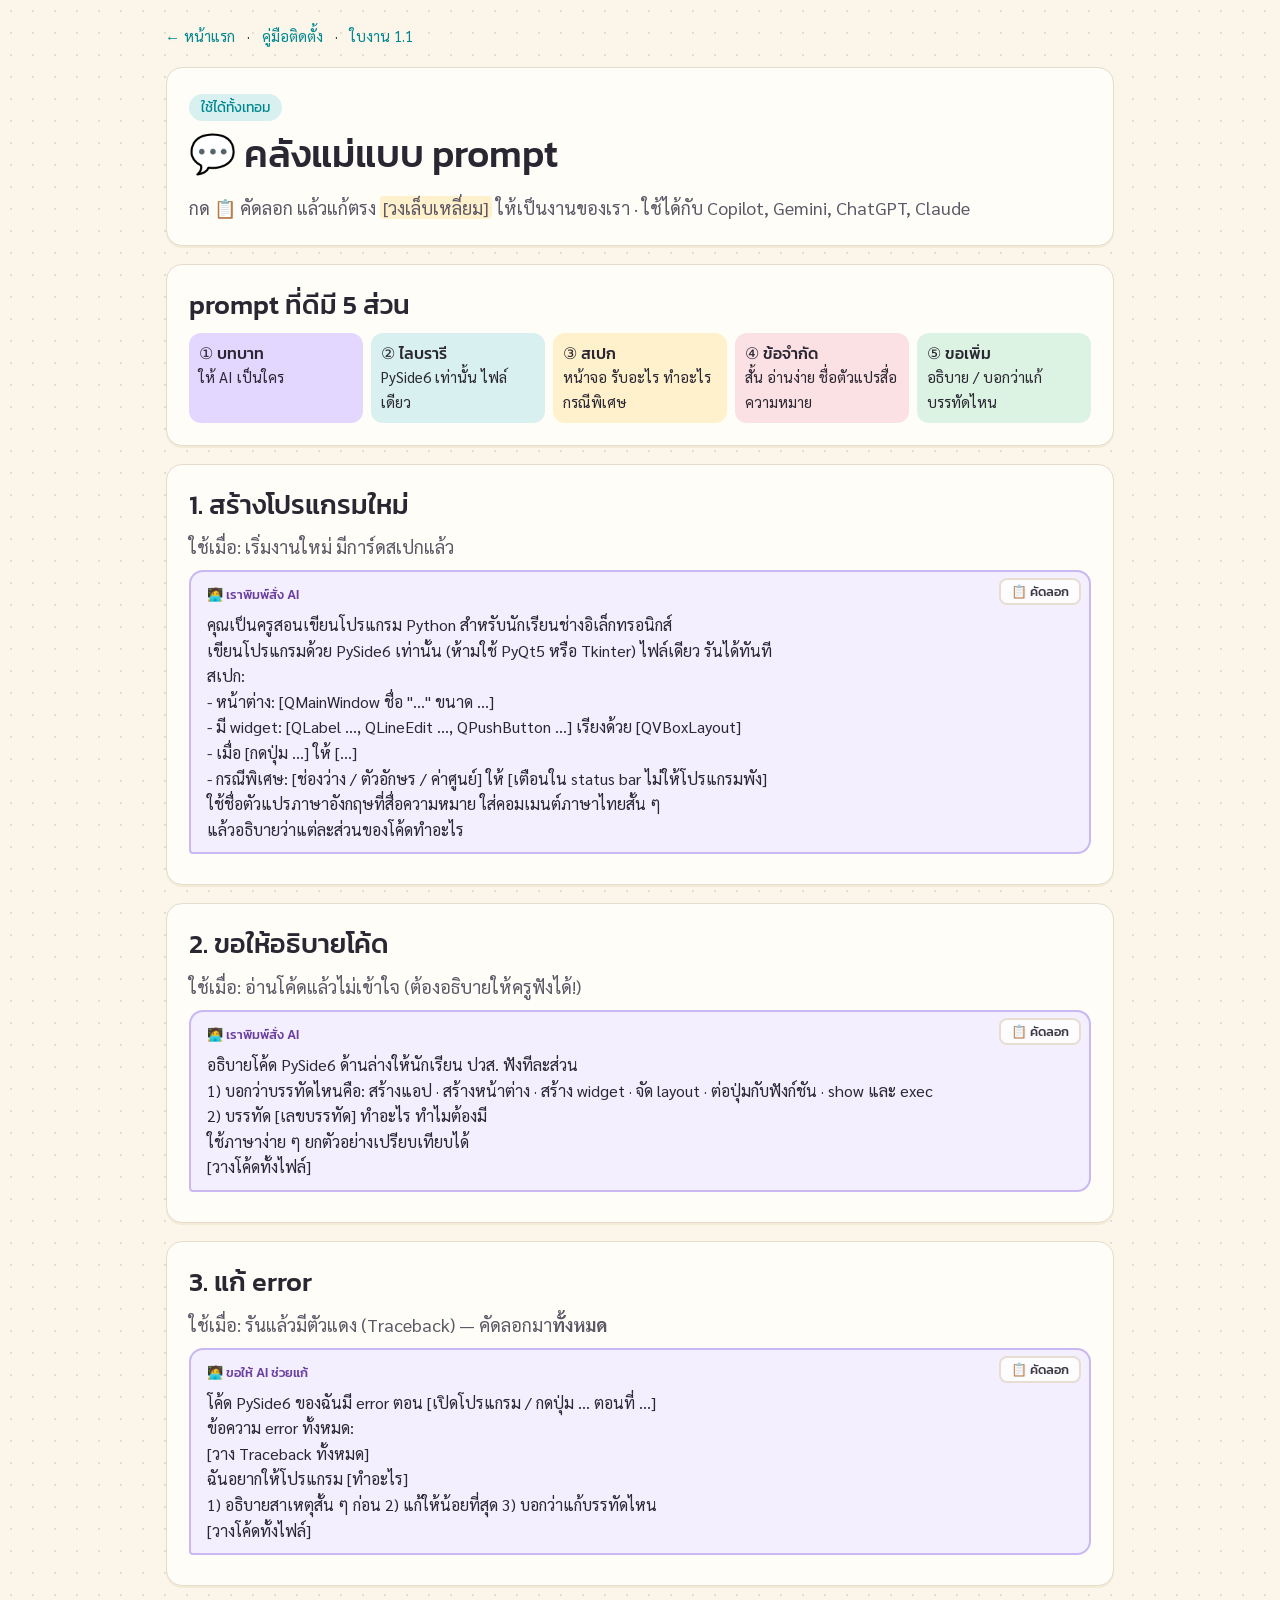
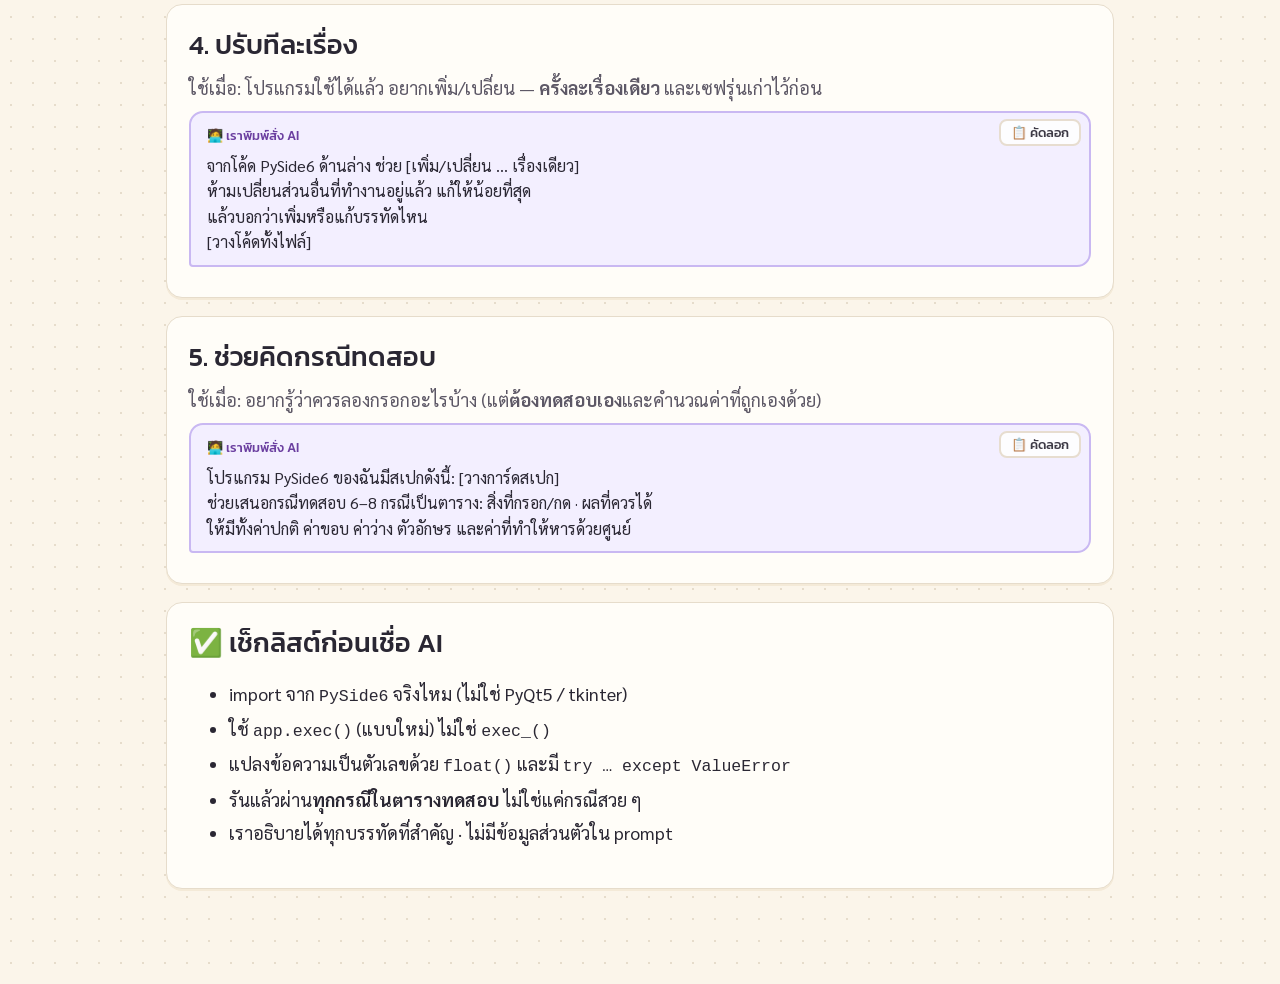
<file: prompts.html>
<!DOCTYPE html>
<html lang="th">
<head>
<meta charset="UTF-8">
<meta name="viewport" content="width=device-width, initial-scale=1.0">
<title>คลังแม่แบบ prompt · วิชาเทคนิคการอินเตอร์เฟซ</title>
<meta name="description" content="แม่แบบ prompt สำหรับสั่ง AI เขียนโปรแกรม GUI ด้วย PySide6 อธิบายโค้ด แก้ error ปรับทีละเรื่อง และสร้างกรณีทดสอบ คัดลอกไปใช้ได้ทันที">
<link rel="preconnect" href="https://fonts.googleapis.com">
<link rel="preconnect" href="https://fonts.gstatic.com" crossorigin>
<link href="https://fonts.googleapis.com/css2?family=Kanit:wght@400;500&family=Sarabun:wght@400;700&family=Prompt:wght@500;700&family=Courier+Prime:wght@400;700&display=swap" rel="stylesheet">
<link rel="stylesheet" href="assets/css/theme.css">
<link rel="stylesheet" href="assets/css/code.css">
<style>
    h2 { margin-top: 0; }
    .when { color: var(--ink-soft); margin: 0 0 4px; }
    .fill { background: var(--sun-soft); border-radius: 4px; padding: 0 3px; }
    .five { display: grid; grid-template-columns: repeat(auto-fit, minmax(150px, 1fr)); gap: 8px; }
    .five div { border-radius: 12px; padding: 8px 10px; font-size: 15px; }
    .five b { display: block; font: 500 16px var(--font-display); }
    ul.tips li { margin-bottom: 4px; }
</style>
</head>
<body class="doc">
<div class="doc-wrap">
    <nav class="topbar no-print"><a href="index.html">← หน้าแรก</a> · <a href="setup.html">คู่มือติดตั้ง</a> · <a href="w01/lab.html">ใบงาน 1.1</a></nav>

    <header class="card">
        <span class="chip">ใช้ได้ทั้งเทอม</span>
        <h1 style="margin-top:8px">💬 คลังแม่แบบ prompt</h1>
        <p class="muted" style="margin:0">กด 📋 คัดลอก แล้วแก้ตรง <span class="fill">[วงเล็บเหลี่ยม]</span> ให้เป็นงานของเรา · ใช้ได้กับ Copilot, Gemini, ChatGPT, Claude</p>
    </header>

    <section class="card">
        <h2>prompt ที่ดีมี 5 ส่วน</h2>
        <div class="five">
            <div style="background:#e3d7ff"><b>① บทบาท</b>ให้ AI เป็นใคร</div>
            <div style="background:var(--teal-soft)"><b>② ไลบรารี</b>PySide6 เท่านั้น ไฟล์เดียว</div>
            <div style="background:var(--sun-soft)"><b>③ สเปก</b>หน้าจอ รับอะไร ทำอะไร กรณีพิเศษ</div>
            <div style="background:var(--rose-soft)"><b>④ ข้อจำกัด</b>สั้น อ่านง่าย ชื่อตัวแปรสื่อความหมาย</div>
            <div style="background:var(--green-soft)"><b>⑤ ขอเพิ่ม</b>อธิบาย / บอกว่าแก้บรรทัดไหน</div>
        </div>
    </section>

    <section class="card">
        <h2>1. สร้างโปรแกรมใหม่</h2>
        <p class="when">ใช้เมื่อ: เริ่มงานใหม่ มีการ์ดสเปกแล้ว</p>
        <div class="prompt" data-copy><div class="pr-text">คุณเป็นครูสอนเขียนโปรแกรม Python สำหรับนักเรียนช่างอิเล็กทรอนิกส์
เขียนโปรแกรมด้วย PySide6 เท่านั้น (ห้ามใช้ PyQt5 หรือ Tkinter) ไฟล์เดียว รันได้ทันที
สเปก:
- หน้าต่าง: [QMainWindow ชื่อ "..." ขนาด ...]
- มี widget: [QLabel ..., QLineEdit ..., QPushButton ...] เรียงด้วย [QVBoxLayout]
- เมื่อ [กดปุ่ม ...] ให้ [...]
- กรณีพิเศษ: [ช่องว่าง / ตัวอักษร / ค่าศูนย์] ให้ [เตือนใน status bar ไม่ให้โปรแกรมพัง]
ใช้ชื่อตัวแปรภาษาอังกฤษที่สื่อความหมาย ใส่คอมเมนต์ภาษาไทยสั้น ๆ
แล้วอธิบายว่าแต่ละส่วนของโค้ดทำอะไร</div></div>
    </section>

    <section class="card">
        <h2>2. ขอให้อธิบายโค้ด</h2>
        <p class="when">ใช้เมื่อ: อ่านโค้ดแล้วไม่เข้าใจ (ต้องอธิบายให้ครูฟังได้!)</p>
        <div class="prompt" data-copy><div class="pr-text">อธิบายโค้ด PySide6 ด้านล่างให้นักเรียน ปวส. ฟังทีละส่วน
1) บอกว่าบรรทัดไหนคือ: สร้างแอป · สร้างหน้าต่าง · สร้าง widget · จัด layout · ต่อปุ่มกับฟังก์ชัน · show และ exec
2) บรรทัด [เลขบรรทัด] ทำอะไร ทำไมต้องมี
ใช้ภาษาง่าย ๆ ยกตัวอย่างเปรียบเทียบได้
[วางโค้ดทั้งไฟล์]</div></div>
    </section>

    <section class="card">
        <h2>3. แก้ error</h2>
        <p class="when">ใช้เมื่อ: รันแล้วมีตัวแดง (Traceback) — คัดลอกมา<b>ทั้งหมด</b></p>
        <div class="prompt fix" data-copy><div class="pr-text">โค้ด PySide6 ของฉันมี error ตอน [เปิดโปรแกรม / กดปุ่ม ... ตอนที่ ...]
ข้อความ error ทั้งหมด:
[วาง Traceback ทั้งหมด]
ฉันอยากให้โปรแกรม [ทำอะไร]
1) อธิบายสาเหตุสั้น ๆ ก่อน 2) แก้ให้น้อยที่สุด 3) บอกว่าแก้บรรทัดไหน
[วางโค้ดทั้งไฟล์]</div></div>
    </section>

    <section class="card">
        <h2>4. ปรับทีละเรื่อง</h2>
        <p class="when">ใช้เมื่อ: โปรแกรมใช้ได้แล้ว อยากเพิ่ม/เปลี่ยน — <b>ครั้งละเรื่องเดียว</b> และเซฟรุ่นเก่าไว้ก่อน</p>
        <div class="prompt" data-copy><div class="pr-text">จากโค้ด PySide6 ด้านล่าง ช่วย [เพิ่ม/เปลี่ยน ... เรื่องเดียว]
ห้ามเปลี่ยนส่วนอื่นที่ทำงานอยู่แล้ว แก้ให้น้อยที่สุด
แล้วบอกว่าเพิ่มหรือแก้บรรทัดไหน
[วางโค้ดทั้งไฟล์]</div></div>
    </section>

    <section class="card">
        <h2>5. ช่วยคิดกรณีทดสอบ</h2>
        <p class="when">ใช้เมื่อ: อยากรู้ว่าควรลองกรอกอะไรบ้าง (แต่<b>ต้องทดสอบเอง</b>และคำนวณค่าที่ถูกเองด้วย)</p>
        <div class="prompt" data-copy><div class="pr-text">โปรแกรม PySide6 ของฉันมีสเปกดังนี้: [วางการ์ดสเปก]
ช่วยเสนอกรณีทดสอบ 6–8 กรณีเป็นตาราง: สิ่งที่กรอก/กด · ผลที่ควรได้
ให้มีทั้งค่าปกติ ค่าขอบ ค่าว่าง ตัวอักษร และค่าที่ทำให้หารด้วยศูนย์</div></div>
    </section>

    <section class="card">
        <h2>✅ เช็กลิสต์ก่อนเชื่อ AI</h2>
        <ul class="tips">
            <li>import จาก <code>PySide6</code> จริงไหม (ไม่ใช่ PyQt5 / tkinter)</li>
            <li>ใช้ <code>app.exec()</code> (แบบใหม่) ไม่ใช่ <code>exec_()</code></li>
            <li>แปลงข้อความเป็นตัวเลขด้วย <code>float()</code> และมี <code>try … except ValueError</code></li>
            <li>รันแล้วผ่าน<b>ทุกกรณีในตารางทดสอบ</b> ไม่ใช่แค่กรณีสวย ๆ</li>
            <li>เราอธิบายได้ทุกบรรทัดที่สำคัญ · ไม่มีข้อมูลส่วนตัวใน prompt</li>
        </ul>
    </section>
</div>
<script src="assets/js/code.js"></script>
</body>
</html>
</file>
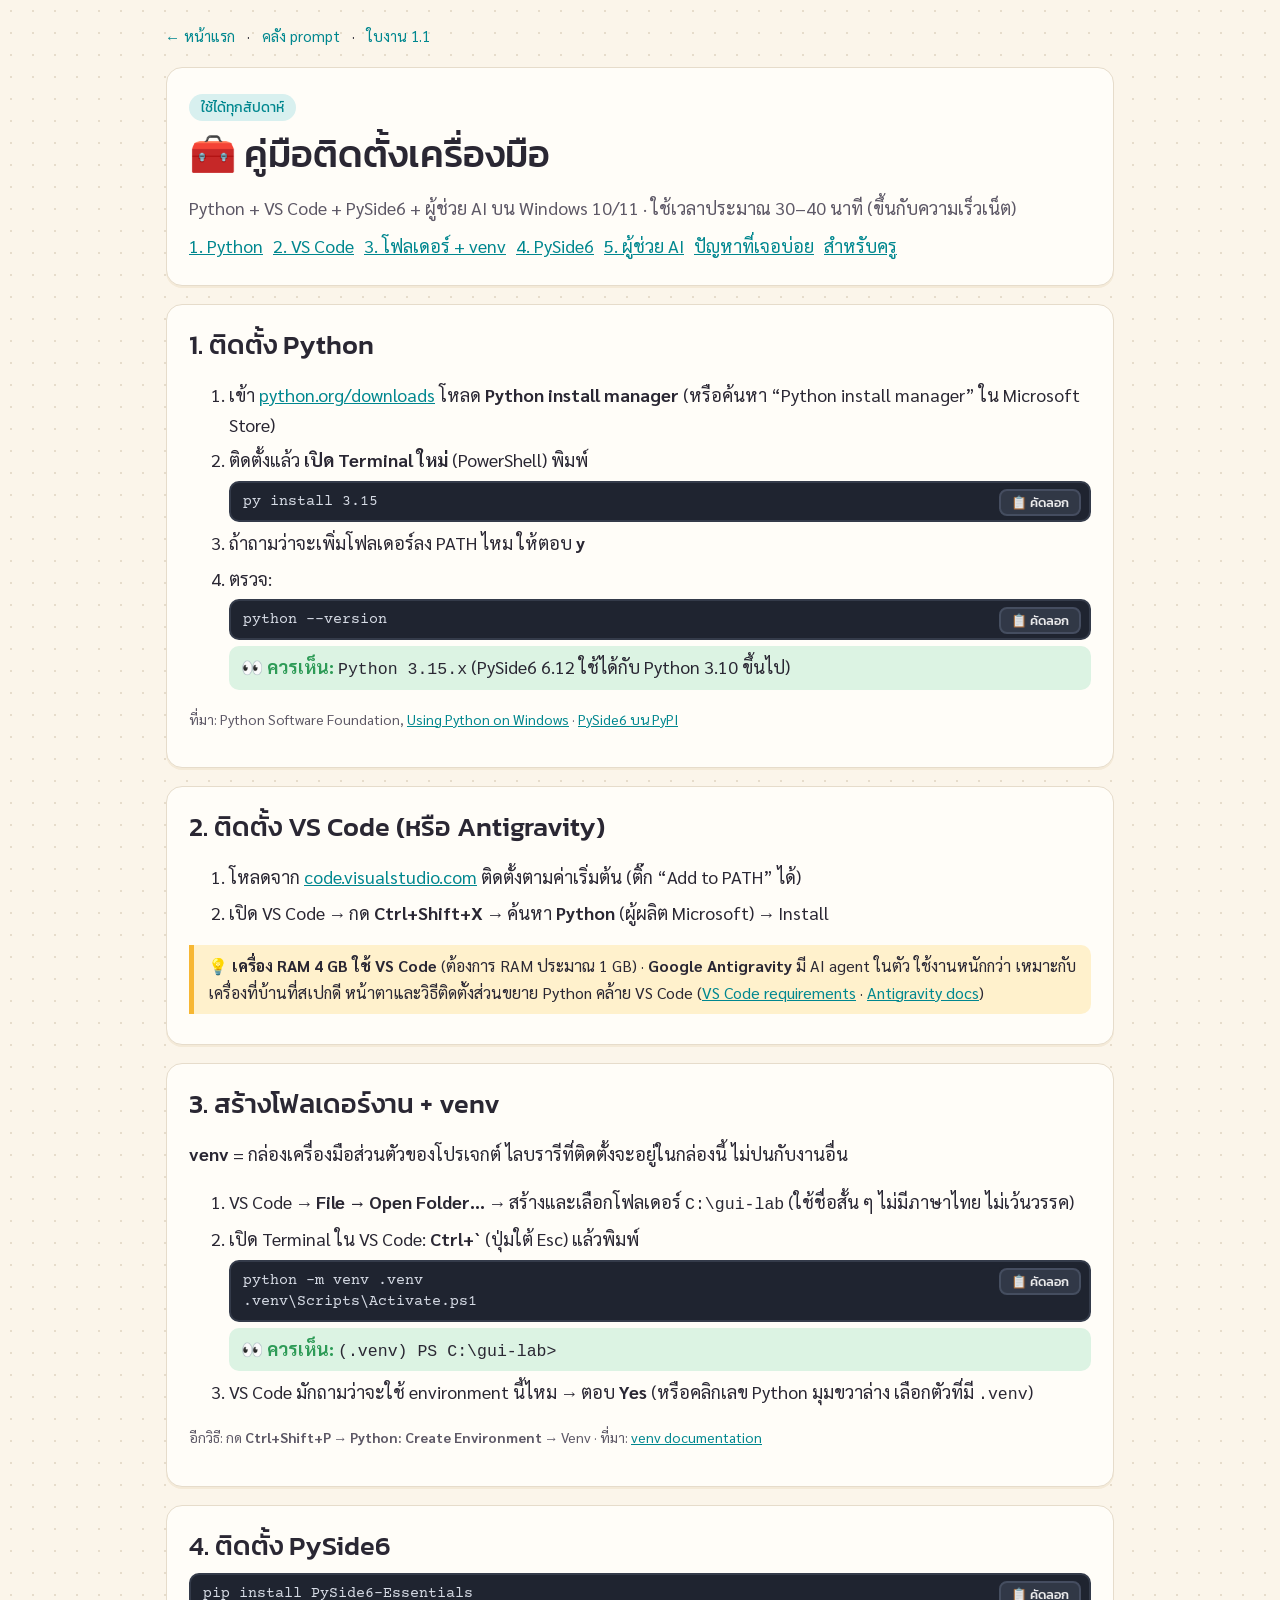
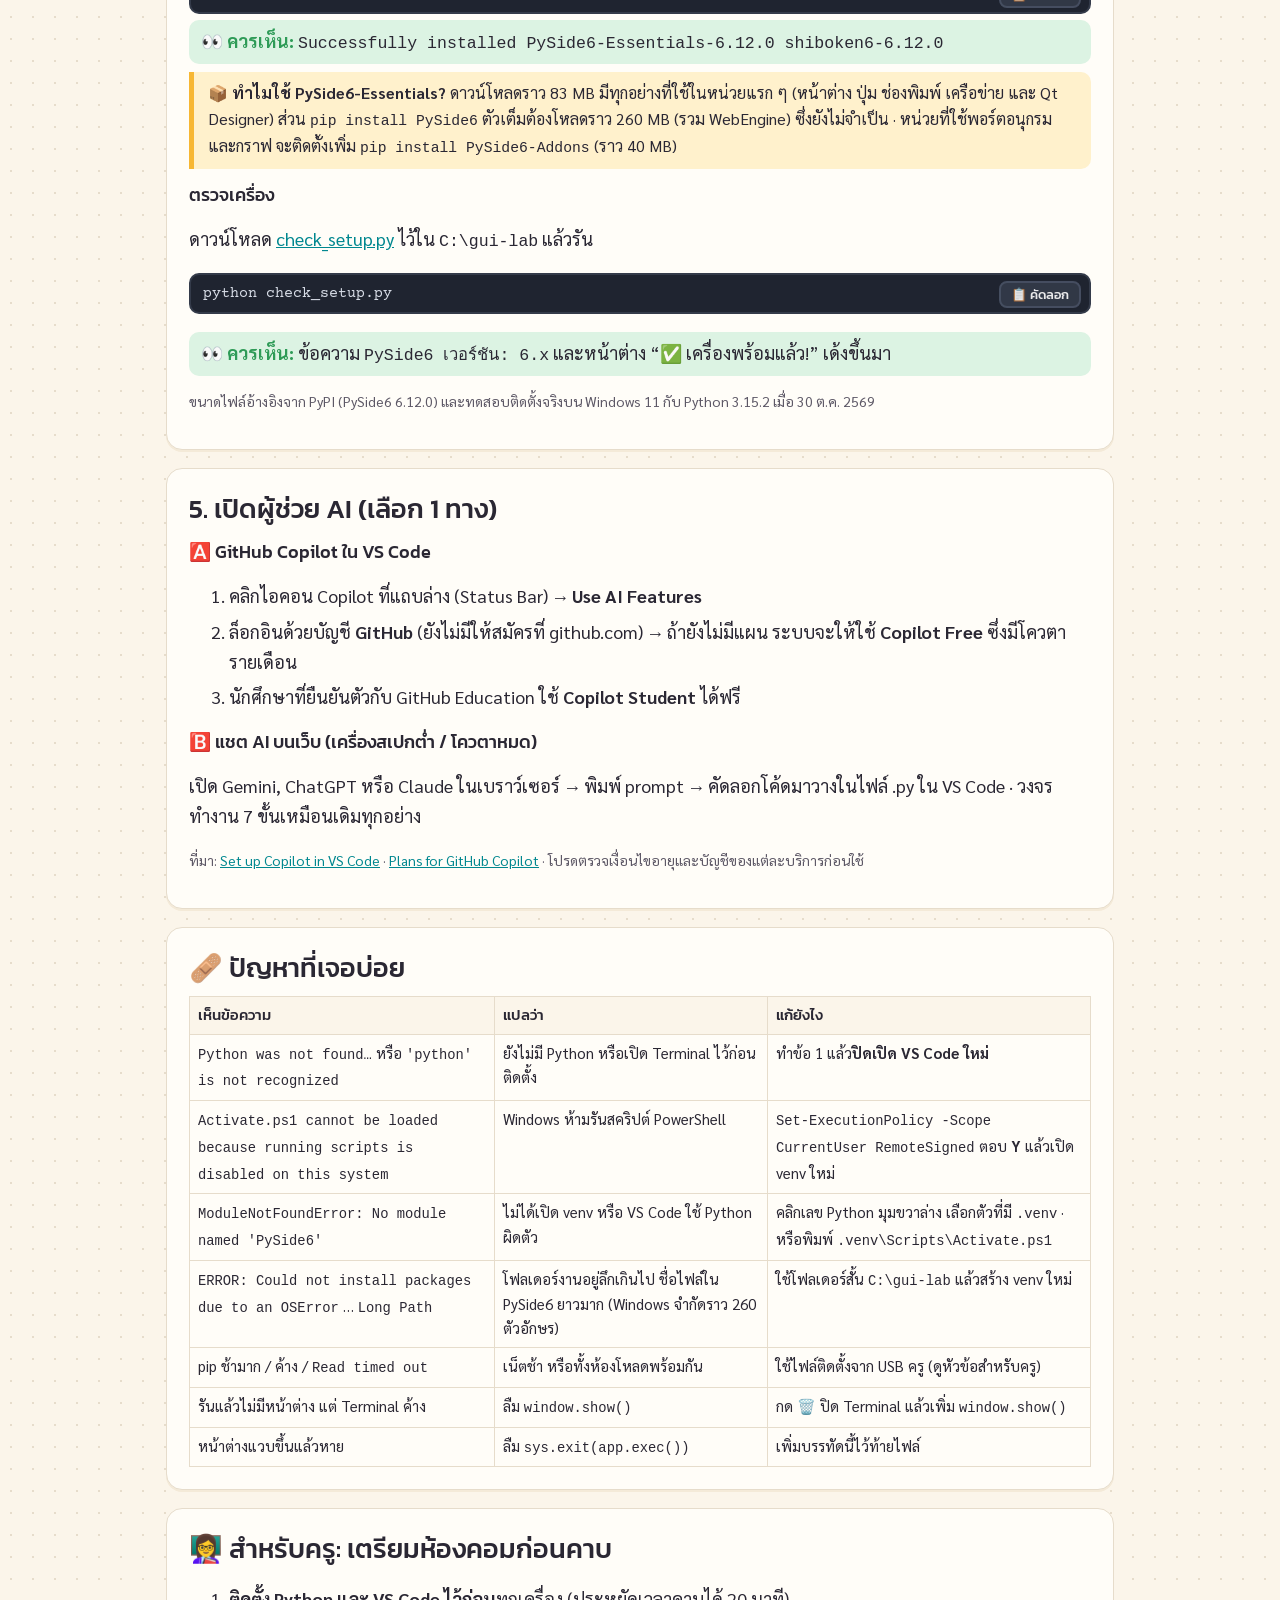
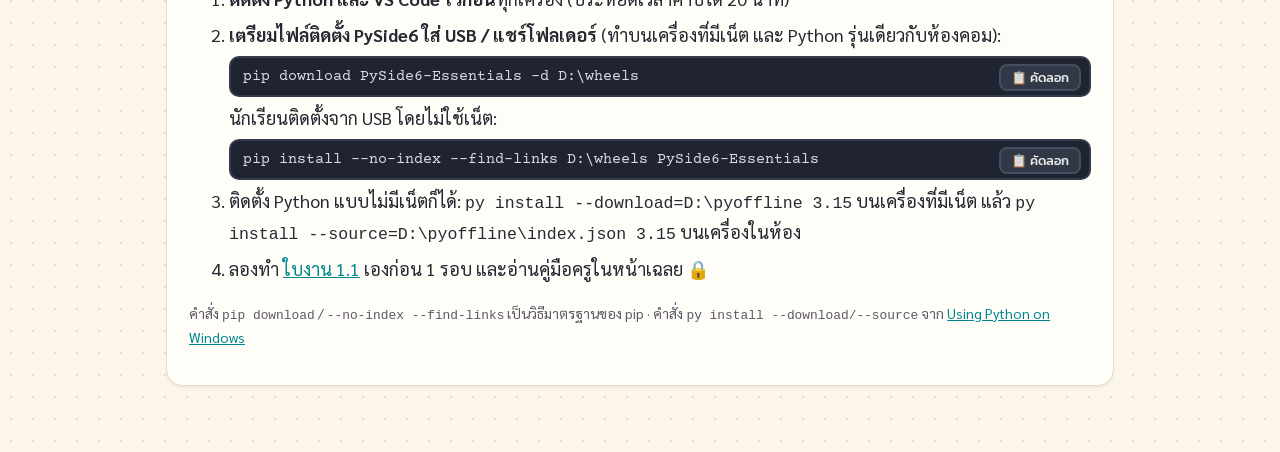
<file: setup.html>
<!DOCTYPE html>
<html lang="th">
<head>
<meta charset="UTF-8">
<meta name="viewport" content="width=device-width, initial-scale=1.0">
<title>คู่มือติดตั้งเครื่องมือ · วิชาเทคนิคการอินเตอร์เฟซ</title>
<meta name="description" content="คู่มือติดตั้ง Python, VS Code, PySide6 และผู้ช่วย AI สำหรับวิชาเทคนิคการอินเตอร์เฟซ พร้อมวิธีแก้ปัญหาที่เจอบ่อยและการติดตั้งแบบไม่มีอินเทอร์เน็ต">
<link rel="preconnect" href="https://fonts.googleapis.com">
<link rel="preconnect" href="https://fonts.gstatic.com" crossorigin>
<link href="https://fonts.googleapis.com/css2?family=Kanit:wght@400;500&family=Sarabun:wght@400;700&family=Prompt:wght@500;700&family=Courier+Prime:wght@400;700&display=swap" rel="stylesheet">
<link rel="stylesheet" href="assets/css/theme.css">
<link rel="stylesheet" href="assets/css/code.css">
<style>
    h2 { margin-top: 0; }
    .card h3 { margin: 14px 0 4px; font-size: 18px; }
    .see { background: var(--green-soft); border-radius: 10px; padding: 6px 12px; margin: 6px 0; }
    .see::before { content: '👀 ควรเห็น: '; font-weight: 700; color: var(--green); }
    table.fix { width: 100%; border-collapse: collapse; font-size: 15px; }
    table.fix th, table.fix td { border: 1px solid var(--line); padding: 6px 8px; vertical-align: top; text-align: left; }
    table.fix th { background: var(--cream); font-family: var(--font-display); font-weight: 500; }
    .note { background: var(--sun-soft); border-left: 5px solid var(--sun); border-radius: 0 10px 10px 0; padding: 8px 14px; margin: 8px 0; }
    .toc a { display: inline-block; margin: 2px 10px 2px 0; }
    ol.big > li { margin-bottom: 6px; }
</style>
</head>
<body class="doc">
<div class="doc-wrap">
    <nav class="topbar no-print"><a href="index.html">← หน้าแรก</a> · <a href="prompts.html">คลัง prompt</a> · <a href="w01/lab.html">ใบงาน 1.1</a></nav>

    <header class="card">
        <span class="chip">ใช้ได้ทุกสัปดาห์</span>
        <h1 style="margin-top:8px">🧰 คู่มือติดตั้งเครื่องมือ</h1>
        <p class="muted" style="margin:0 0 6px">Python + VS Code + PySide6 + ผู้ช่วย AI บน Windows 10/11 · ใช้เวลาประมาณ 30–40 นาที (ขึ้นกับความเร็วเน็ต)</p>
        <p class="toc" style="margin:0"><a href="#py">1. Python</a><a href="#code">2. VS Code</a><a href="#venv">3. โฟลเดอร์ + venv</a><a href="#pyside">4. PySide6</a><a href="#ai">5. ผู้ช่วย AI</a><a href="#fix">ปัญหาที่เจอบ่อย</a><a href="#teacher">สำหรับครู</a></p>
    </header>

    <section class="card" id="py">
        <h2>1. ติดตั้ง Python</h2>
        <ol class="big">
            <li>เข้า <a href="https://www.python.org/downloads/" target="_blank" rel="noopener">python.org/downloads</a> โหลด <b>Python install manager</b> (หรือค้นหา “Python install manager” ใน Microsoft Store)</li>
            <li>ติดตั้งแล้ว <b>เปิด Terminal ใหม่</b> (PowerShell) พิมพ์
                <pre class="code term" data-lang="term" data-copy>py install 3.15</pre></li>
            <li>ถ้าถามว่าจะเพิ่มโฟลเดอร์ลง PATH ไหม ให้ตอบ <b>y</b></li>
            <li>ตรวจ: <pre class="code term" data-lang="term" data-copy>python --version</pre><div class="see"><code>Python 3.15.x</code> (PySide6 6.12 ใช้ได้กับ Python 3.10 ขึ้นไป)</div></li>
        </ol>
        <p class="muted" style="font-size:14px">ที่มา: Python Software Foundation, <a href="https://docs.python.org/3/using/windows.html" target="_blank" rel="noopener">Using Python on Windows</a> · <a href="https://pypi.org/project/PySide6/" target="_blank" rel="noopener">PySide6 บน PyPI</a></p>
    </section>

    <section class="card" id="code">
        <h2>2. ติดตั้ง VS Code (หรือ Antigravity)</h2>
        <ol class="big">
            <li>โหลดจาก <a href="https://code.visualstudio.com/" target="_blank" rel="noopener">code.visualstudio.com</a> ติดตั้งตามค่าเริ่มต้น (ติ๊ก “Add to PATH” ได้)</li>
            <li>เปิด VS Code → กด <b>Ctrl+Shift+X</b> → ค้นหา <b>Python</b> (ผู้ผลิต Microsoft) → Install</li>
        </ol>
        <div class="note">💡 <b>เครื่อง RAM 4 GB ใช้ VS Code</b> (ต้องการ RAM ประมาณ 1 GB) · <b>Google Antigravity</b> มี AI agent ในตัว ใช้งานหนักกว่า เหมาะกับเครื่องที่บ้านที่สเปกดี หน้าตาและวิธีติดตั้งส่วนขยาย Python คล้าย VS Code
            (<a href="https://code.visualstudio.com/docs/supporting/requirements" target="_blank" rel="noopener">VS Code requirements</a> · <a href="https://antigravity.google/docs/getting-started" target="_blank" rel="noopener">Antigravity docs</a>)</div>
    </section>

    <section class="card" id="venv">
        <h2>3. สร้างโฟลเดอร์งาน + venv</h2>
        <p><b>venv</b> = กล่องเครื่องมือส่วนตัวของโปรเจกต์ ไลบรารีที่ติดตั้งจะอยู่ในกล่องนี้ ไม่ปนกับงานอื่น</p>
        <ol class="big">
            <li>VS Code → <b>File → Open Folder…</b> → สร้างและเลือกโฟลเดอร์ <code>C:\gui-lab</code> (ใช้ชื่อสั้น ๆ ไม่มีภาษาไทย ไม่เว้นวรรค)</li>
            <li>เปิด Terminal ใน VS Code: <b>Ctrl+`</b> (ปุ่มใต้ Esc) แล้วพิมพ์
                <pre class="code term" data-lang="term" data-copy>python -m venv .venv
.venv\Scripts\Activate.ps1</pre>
                <div class="see"><code>(.venv) PS C:\gui-lab&gt;</code></div></li>
            <li>VS Code มักถามว่าจะใช้ environment นี้ไหม → ตอบ <b>Yes</b> (หรือคลิกเลข Python มุมขวาล่าง เลือกตัวที่มี <code>.venv</code>)</li>
        </ol>
        <p class="muted" style="font-size:14px">อีกวิธี: กด <b>Ctrl+Shift+P</b> → <b>Python: Create Environment</b> → Venv · ที่มา: <a href="https://docs.python.org/3/library/venv.html" target="_blank" rel="noopener">venv documentation</a></p>
    </section>

    <section class="card" id="pyside">
        <h2>4. ติดตั้ง PySide6</h2>
        <pre class="code term" data-lang="term" data-copy>pip install PySide6-Essentials</pre>
        <div class="see"><code>Successfully installed PySide6-Essentials-6.12.0 shiboken6-6.12.0</code></div>
        <div class="note">📦 <b>ทำไมใช้ PySide6-Essentials?</b> ดาวน์โหลดราว 83 MB มีทุกอย่างที่ใช้ในหน่วยแรก ๆ (หน้าต่าง ปุ่ม ช่องพิมพ์ เครือข่าย และ Qt Designer)
            ส่วน <code>pip install PySide6</code> ตัวเต็มต้องโหลดราว 260 MB (รวม WebEngine) ซึ่งยังไม่จำเป็น · หน่วยที่ใช้พอร์ตอนุกรมและกราฟ จะติดตั้งเพิ่ม <code>pip install PySide6-Addons</code> (ราว 40 MB)</div>
        <h3>ตรวจเครื่อง</h3>
        <p>ดาวน์โหลด <a href="w01/code/check_setup.py" download>check_setup.py</a> ไว้ใน <code>C:\gui-lab</code> แล้วรัน
            <pre class="code term" data-lang="term" data-copy>python check_setup.py</pre></p>
        <div class="see">ข้อความ <code>PySide6 เวอร์ชัน: 6.x</code> และหน้าต่าง “✅ เครื่องพร้อมแล้ว!” เด้งขึ้นมา</div>
        <p class="muted" style="font-size:14px">ขนาดไฟล์อ้างอิงจาก PyPI (PySide6 6.12.0) และทดสอบติดตั้งจริงบน Windows 11 กับ Python 3.15.2 เมื่อ 30 ต.ค. 2569</p>
    </section>

    <section class="card" id="ai">
        <h2>5. เปิดผู้ช่วย AI (เลือก 1 ทาง)</h2>
        <h3>🅰️ GitHub Copilot ใน VS Code</h3>
        <ol class="big">
            <li>คลิกไอคอน Copilot ที่แถบล่าง (Status Bar) → <b>Use AI Features</b></li>
            <li>ล็อกอินด้วยบัญชี <b>GitHub</b> (ยังไม่มีให้สมัครที่ github.com) → ถ้ายังไม่มีแผน ระบบจะให้ใช้ <b>Copilot Free</b> ซึ่งมีโควตารายเดือน</li>
            <li>นักศึกษาที่ยืนยันตัวกับ GitHub Education ใช้ <b>Copilot Student</b> ได้ฟรี</li>
        </ol>
        <h3>🅱️ แชต AI บนเว็บ (เครื่องสเปกต่ำ / โควตาหมด)</h3>
        <p>เปิด Gemini, ChatGPT หรือ Claude ในเบราว์เซอร์ → พิมพ์ prompt → คัดลอกโค้ดมาวางในไฟล์ .py ใน VS Code · วงจรทำงาน 7 ขั้นเหมือนเดิมทุกอย่าง</p>
        <p class="muted" style="font-size:14px">ที่มา: <a href="https://code.visualstudio.com/docs/copilot/setup" target="_blank" rel="noopener">Set up Copilot in VS Code</a> · <a href="https://docs.github.com/en/copilot/get-started/plans" target="_blank" rel="noopener">Plans for GitHub Copilot</a> · โปรดตรวจเงื่อนไขอายุและบัญชีของแต่ละบริการก่อนใช้</p>
    </section>

    <section class="card" id="fix">
        <h2>🩹 ปัญหาที่เจอบ่อย</h2>
        <table class="fix">
            <tr><th>เห็นข้อความ</th><th>แปลว่า</th><th>แก้ยังไง</th></tr>
            <tr><td><code>Python was not found…</code> หรือ <code>'python' is not recognized</code></td><td>ยังไม่มี Python หรือเปิด Terminal ไว้ก่อนติดตั้ง</td><td>ทำข้อ 1 แล้ว<b>ปิดเปิด VS Code ใหม่</b></td></tr>
            <tr><td><code>Activate.ps1 cannot be loaded because running scripts is disabled on this system</code></td><td>Windows ห้ามรันสคริปต์ PowerShell</td><td><code>Set-ExecutionPolicy -Scope CurrentUser RemoteSigned</code> ตอบ <b>Y</b> แล้วเปิด venv ใหม่</td></tr>
            <tr><td><code>ModuleNotFoundError: No module named 'PySide6'</code></td><td>ไม่ได้เปิด venv หรือ VS Code ใช้ Python ผิดตัว</td><td>คลิกเลข Python มุมขวาล่าง เลือกตัวที่มี <code>.venv</code> · หรือพิมพ์ <code>.venv\Scripts\Activate.ps1</code></td></tr>
            <tr><td><code>ERROR: Could not install packages due to an OSError</code> … <code>Long Path</code></td><td>โฟลเดอร์งานอยู่ลึกเกินไป ชื่อไฟล์ใน PySide6 ยาวมาก (Windows จำกัดราว 260 ตัวอักษร)</td><td>ใช้โฟลเดอร์สั้น <code>C:\gui-lab</code> แล้วสร้าง venv ใหม่</td></tr>
            <tr><td>pip ช้ามาก / ค้าง / <code>Read timed out</code></td><td>เน็ตช้า หรือทั้งห้องโหลดพร้อมกัน</td><td>ใช้ไฟล์ติดตั้งจาก USB ครู (ดูหัวข้อสำหรับครู)</td></tr>
            <tr><td>รันแล้วไม่มีหน้าต่าง แต่ Terminal ค้าง</td><td>ลืม <code>window.show()</code></td><td>กด 🗑️ ปิด Terminal แล้วเพิ่ม <code>window.show()</code></td></tr>
            <tr><td>หน้าต่างแวบขึ้นแล้วหาย</td><td>ลืม <code>sys.exit(app.exec())</code></td><td>เพิ่มบรรทัดนี้ไว้ท้ายไฟล์</td></tr>
        </table>
    </section>

    <section class="card" id="teacher">
        <h2>👩‍🏫 สำหรับครู: เตรียมห้องคอมก่อนคาบ</h2>
        <ol class="big">
            <li><b>ติดตั้ง Python และ VS Code ไว้ก่อน</b>ทุกเครื่อง (ประหยัดเวลาคาบได้ 20 นาที)</li>
            <li><b>เตรียมไฟล์ติดตั้ง PySide6 ใส่ USB / แชร์โฟลเดอร์</b> (ทำบนเครื่องที่มีเน็ต และ Python รุ่นเดียวกับห้องคอม):
                <pre class="code term" data-lang="term" data-copy>pip download PySide6-Essentials -d D:\wheels</pre>
                นักเรียนติดตั้งจาก USB โดยไม่ใช้เน็ต:
                <pre class="code term" data-lang="term" data-copy>pip install --no-index --find-links D:\wheels PySide6-Essentials</pre></li>
            <li>ติดตั้ง Python แบบไม่มีเน็ตก็ได้: <code>py install --download=D:\pyoffline 3.15</code> บนเครื่องที่มีเน็ต แล้ว <code>py install --source=D:\pyoffline\index.json 3.15</code> บนเครื่องในห้อง</li>
            <li>ลองทำ <a href="w01/lab.html">ใบงาน 1.1</a> เองก่อน 1 รอบ และอ่านคู่มือครูในหน้าเฉลย 🔒</li>
        </ol>
        <p class="muted" style="font-size:14px">คำสั่ง <code>pip download</code> / <code>--no-index --find-links</code> เป็นวิธีมาตรฐานของ pip · คำสั่ง <code>py install --download/--source</code> จาก <a href="https://docs.python.org/3/using/windows.html" target="_blank" rel="noopener">Using Python on Windows</a></p>
    </section>
</div>
<script src="assets/js/code.js"></script>
</body>
</html>
</file>
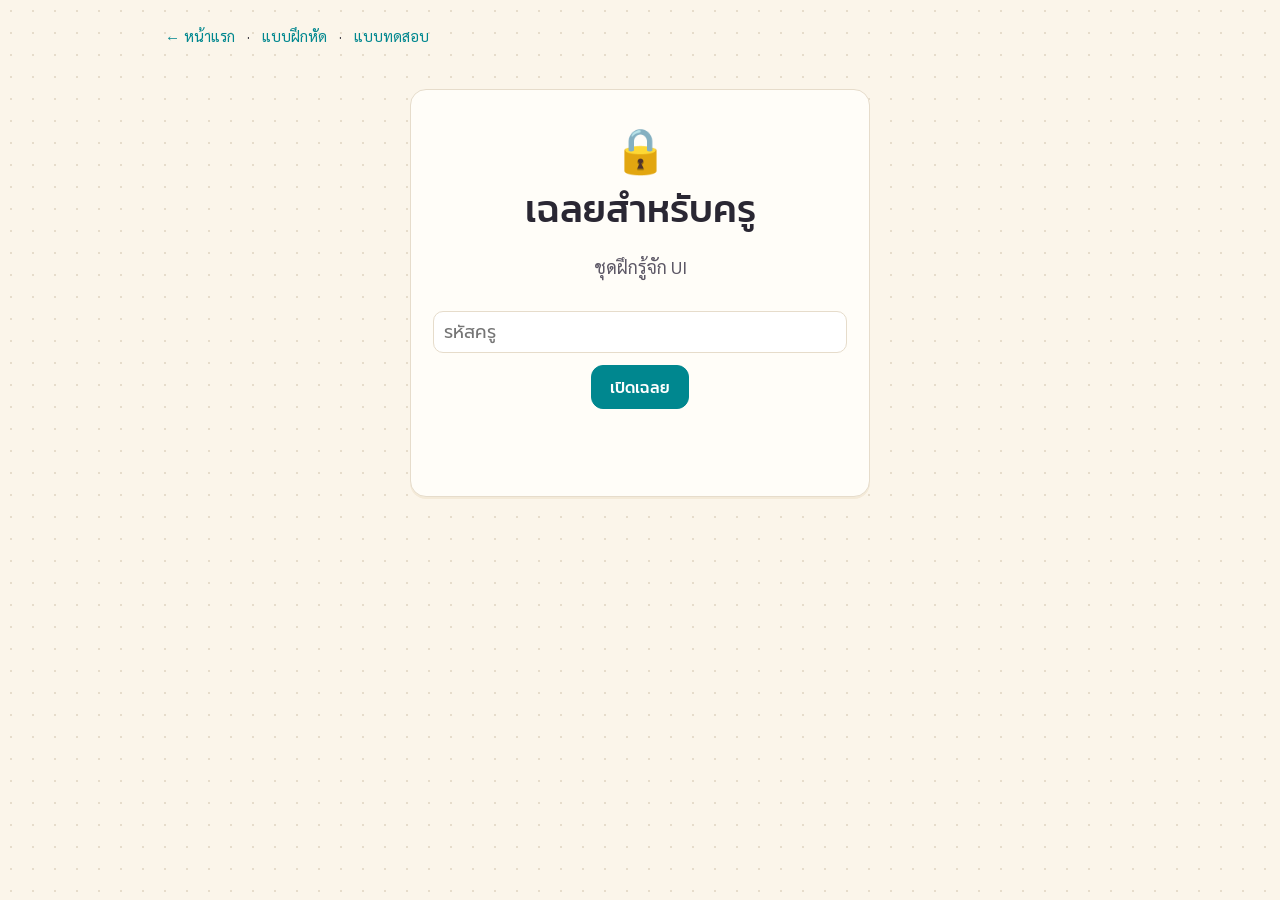
<file: ui/answers.html>
<!DOCTYPE html>
<html lang="th">
<head>
<meta charset="UTF-8">
<meta name="viewport" content="width=device-width, initial-scale=1.0">
<meta name="robots" content="noindex">
<title>เฉลยและคู่มือครู ชุดฝึกรู้จัก UI</title>
<meta name="description" content="เฉลยแบบฝึกหัด แบบทดสอบ และคู่มือครู ชุดฝึกรู้จัก UI (ต้องใช้รหัสครู)">
<link rel="preconnect" href="https://fonts.googleapis.com">
<link rel="preconnect" href="https://fonts.gstatic.com" crossorigin>
<link href="https://fonts.googleapis.com/css2?family=Kanit:wght@400;500&family=Sarabun:wght@400;700&family=Prompt:wght@400;500;700&family=Courier+Prime:wght@400;700&display=swap" rel="stylesheet">
<link rel="stylesheet" href="../assets/css/theme.css">
<link rel="stylesheet" href="../assets/css/sims.css">
<link rel="stylesheet" href="../assets/css/code.css">
<style>
    .gate-box { max-width: 460px; margin: 40px auto; text-align: center; }
    .gate-box input { width: 100%; margin: 12px 0; font-family: var(--font-body); }
    .ans-q { padding: 10px 0; border-bottom: 1px dashed var(--line); }
    .ans-q .stem b.n { font-family: var(--font-display); color: var(--teal); }
    .ans-q ol { list-style: none; padding: 0; margin: 4px 0; display: grid; grid-template-columns: 1fr 1fr; gap: 2px 14px; }
    .ans-q li.key { color: var(--green); font-weight: 700; }
    .ans-q li.key::after { content: ' ✓'; }
    .ex-row { display: grid; grid-template-columns: 2.2em 1fr 1.2fr; gap: 10px; padding: 8px 0; border-bottom: 1px dashed var(--line); align-items: start; }
    .ex-row .a { font-weight: 700; color: var(--green); }
    .ex-row .how { font-size: 15.5px; color: var(--ink-soft); }
    .keytable { border-collapse: collapse; width: 100%; font-family: var(--font-mono); }
    .keytable td, .keytable th { border: 1px solid var(--line); text-align: center; padding: 4px; }
    .keytable th { background: var(--cream-deep); font-family: var(--font-display); font-weight: 500; }
    @media (max-width: 620px) { .ex-row { grid-template-columns: 2em 1fr; } .ex-row .how { grid-column: 2; } .ans-q ol { grid-template-columns: 1fr; } }
    @media print {
        body[data-only="quiz"] #exKey, body[data-only="ex"] #quizKey, body[data-only="ex"] #quickKey { display: none; }
        #exKey { break-before: page; }
        #wsKey { break-before: page; } body[data-only="quiz"] #wsKey { display: none; }
        body[data-only="ex"] #exKey { break-before: auto; }
        .ex-row, .ans-q { break-inside: avoid; }
        .ex-row .how { font-size: 11pt; }
    }
</style>
</head>
<body class="doc">
<div class="doc-wrap">
    <nav class="topbar no-print">
        <a href="../index.html">← หน้าแรก</a> · <a href="exercises.html">แบบฝึกหัด</a> · <a href="quiz.html">แบบทดสอบ</a>
    </nav>

    <section class="card gate-box" id="gate">
        <div class="icon" style="font-size:44px">🔒</div>
        <h1>เฉลยสำหรับครู</h1>
        <p class="muted">ชุดฝึกรู้จัก UI</p>
        <input type="password" id="pw" placeholder="รหัสครู" autocomplete="off" aria-label="รหัสครู">
        <button class="btn" type="button" id="open">เปิดเฉลย</button>
        <p id="msg" style="min-height:1.6em"></p>
    </section>

    <div id="content" hidden>
        <header class="card no-print">
            <h1>เฉลย + คู่มือครู ชุดฝึกรู้จัก UI</h1>
            <div class="btn-row">
                <button class="btn" type="button" data-print="all">🖨 พิมพ์เฉลยทั้งหมด</button>
                <button class="btn ghost" type="button" data-print="quiz">🖨 เฉพาะแบบทดสอบ</button>
                <button class="btn ghost" type="button" data-print="ex">🖨 เฉพาะแบบฝึกหัด</button>
            </div>
        </header>
        <section class="card" id="quickKey"></section>
        <section class="card" id="quizKey"></section>
        <section class="card" id="exKey"></section>
        <section class="card" id="wsKey"></section>
    </div>
</div>

<script src="../assets/js/common.js"></script>
<script src="../assets/js/gates.js"></script>
<script src="quiz-data.js"></script>
<script src="exercises-data.js"></script>
<script src="answers.enc.js"></script>
<script src="../assets/js/code.js"></script>
<script src="../assets/js/uimocks.js"></script>
<script>
/* ===========================================
   หน้าเฉลยครู: ถอดรหัส answers.enc.js ด้วยรหัสครู แล้วสร้างเฉลยจากไฟล์โจทย์
   =========================================== */
(function () {
    const C = LessonCommon, TH = ['ก', 'ข', 'ค', 'ง'];
    const OBJ = { 1: 'จุดประสงค์ข้อ 1 บอกชื่อชิ้นส่วน UI จากภาพ', 2: 'จุดประสงค์ข้อ 2 จัดกลุ่มประเภทชิ้นส่วน UI', 3: 'จุดประสงค์ข้อ 3 เลือกชิ้นส่วน UI ให้เหมาะกับงาน' };

    function render(key) {
        const Q = QUIZ.questions;
        // ตารางเฉลยย่อ
        const cells = Q.map((q, i) => `<td>${i + 1}</td><td><b>${TH[key.quiz[q.id].correct]}</b></td>`);
        let rows = '';
        for (let i = 0; i < 10; i++) rows += `<tr>${cells[i]}${cells[i + 10]}</tr>`;
        document.getElementById('quickKey').innerHTML = `<h2>เฉลยย่อ แบบทดสอบ 20 ข้อ</h2>
            <table class="keytable"><tr><th>ข้อ</th><th>ตอบ</th><th>ข้อ</th><th>ตอบ</th></tr>${rows}</table>
            <p class="muted" style="margin:8px 0 0">ข้อ 1–7 วัด${OBJ[1]} · ข้อ 8–12 วัด${OBJ[2]} · ข้อ 13–20 วัด${OBJ[3]}</p>`;

        document.getElementById('quizKey').innerHTML = '<h2>เฉลยแบบทดสอบ พร้อมคำอธิบาย</h2>' + Q.map((q, i) => {
            const k = key.quiz[q.id];
            return `<div class="ans-q"><div class="stem"><b class="n">${i + 1}.</b> ${q.q} <span class="chip">${q.topic}</span></div>
                <ol>${q.choices.map((c, j) => `<li class="${j === k.correct ? 'key' : ''}">${TH[j]}. ${c}</li>`).join('')}</ol>
                <div class="note">${k.explain}</div></div>`;
        }).join('');

        let html = '<h2>เฉลยแบบฝึกหัด</h2>';
        EXERCISES.sets.forEach(set => {
            html += `<h2 style="margin-top:18px;color:var(--orange)">${set.title}</h2>`;
            set.parts.forEach(p => {
                html += `<h3 style="color:var(--teal)">${p.title}</h3>`;
                p.items.forEach((it, i) => {
                    const a = key.ex[it.id];
                    let q, ans = C.esc(a.answer);
                    if (it.type === 'conv') q = `<span class="mono">${C.esc(it.value)}<sub>${it.from}</sub></span> → ฐาน ${it.to}`;
                    else if (it.type === 'tt') {
                        const rows = it.gate === 'NOT' ? [[0], [1]] : [[0, 0], [0, 1], [1, 0], [1, 1]];
                        q = `<b>${it.gate} gate</b>`;
                        ans = `<table class="tt"><tr>${it.gate === 'NOT' ? '<th>A</th>' : '<th>A</th><th>B</th>'}<th>Q</th></tr>${rows.map((r, j) => `<tr>${r.map(v => `<td>${v}</td>`).join('')}<td><b>${a.answer[j]}</b></td></tr>`).join('')}</table>`;
                    }
                    else if (it.gate) q = Gates.svg(it.gate, { labels: false });
                    else q = (it.mock ? `<span class="mock" data-mock="${it.mock}"></span>` : '') + it.q;
                    if (it.code) q += `<pre class="code">${C.esc(it.code)}</pre>`;
                    if (it.type === 'conv') ans += `<sub>${it.to}</sub>`;
                    html += `<div class="ex-row"><span class="muted">${i + 1}.</span><div>${q}<div class="a">ตอบ: ${ans}</div></div><div class="how">${a.explain || ''}</div></div>`;
                });
            });
        });
        document.getElementById('exKey').innerHTML = html;
        document.getElementById('wsKey').innerHTML = key.ws ? '<h2>คู่มือครู</h2>' + key.ws : '';
        if (window.CodeHL) CodeHL.render(document.getElementById('content'));
        UIMocks.render(document.getElementById('content'));
    }

    async function open() {
        const msg = document.getElementById('msg');
        msg.textContent = 'กำลังถอดรหัส…';
        try {
            const key = await C.decryptAnswers(window.ANSWERS_ENC, document.getElementById('pw').value);
            render(key);
            document.getElementById('gate').hidden = true;
            document.getElementById('content').hidden = false;
        } catch (e) {
            msg.innerHTML = e.message === 'NO_CRYPTO'
                ? '<span class="bad">เบราว์เซอร์นี้ไม่รองรับการถอดรหัส ลองเปิดผ่าน https หรือ Chrome รุ่นใหม่</span>'
                : '<span class="bad">รหัสไม่ถูกต้อง</span>';
        }
    }

    document.getElementById('open').addEventListener('click', open);
    document.getElementById('pw').addEventListener('keydown', e => { if (e.key === 'Enter') open(); });
    document.addEventListener('click', e => {
        const b = e.target.closest('[data-print]'); if (!b) return;
        if (b.dataset.print === 'all') delete document.body.dataset.only; else document.body.dataset.only = b.dataset.print;
        window.print();
    });
    window.addEventListener('afterprint', () => delete document.body.dataset.only);
})();
</script>
</body>
</html>
</file>
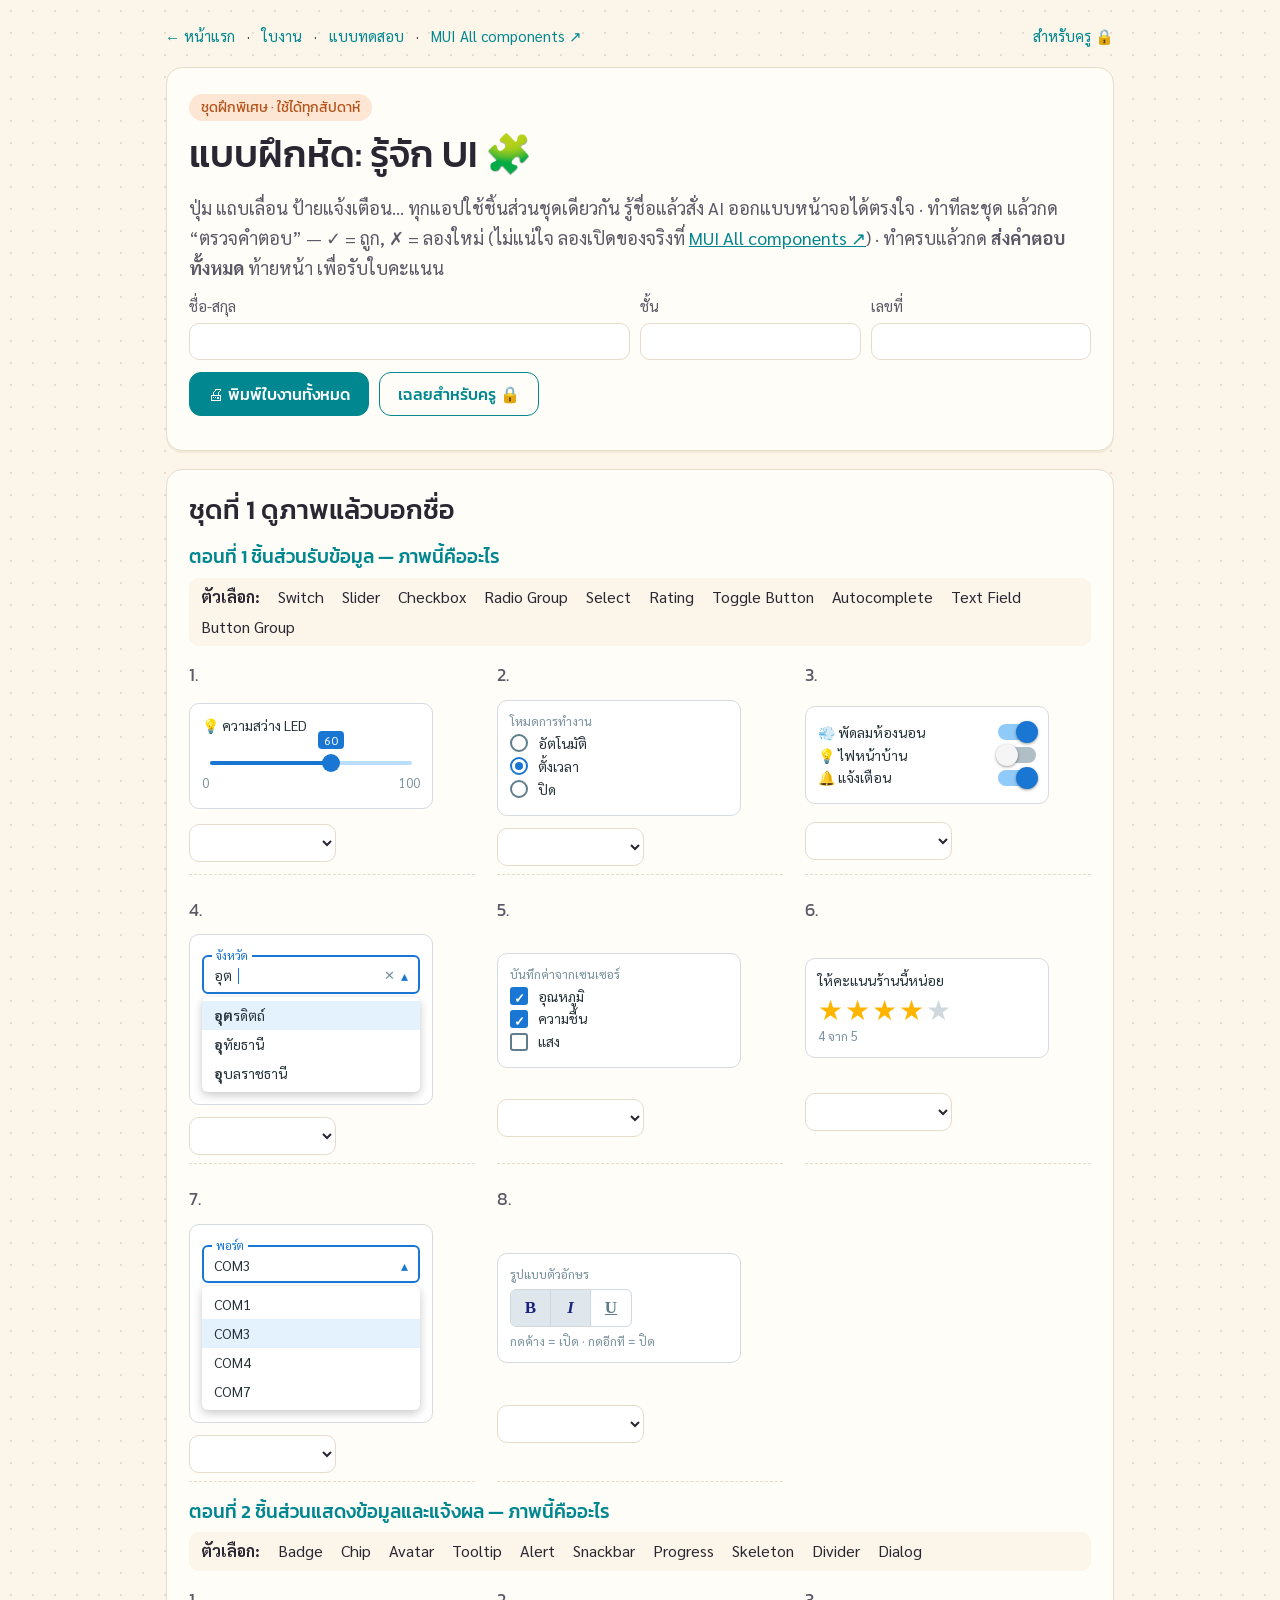
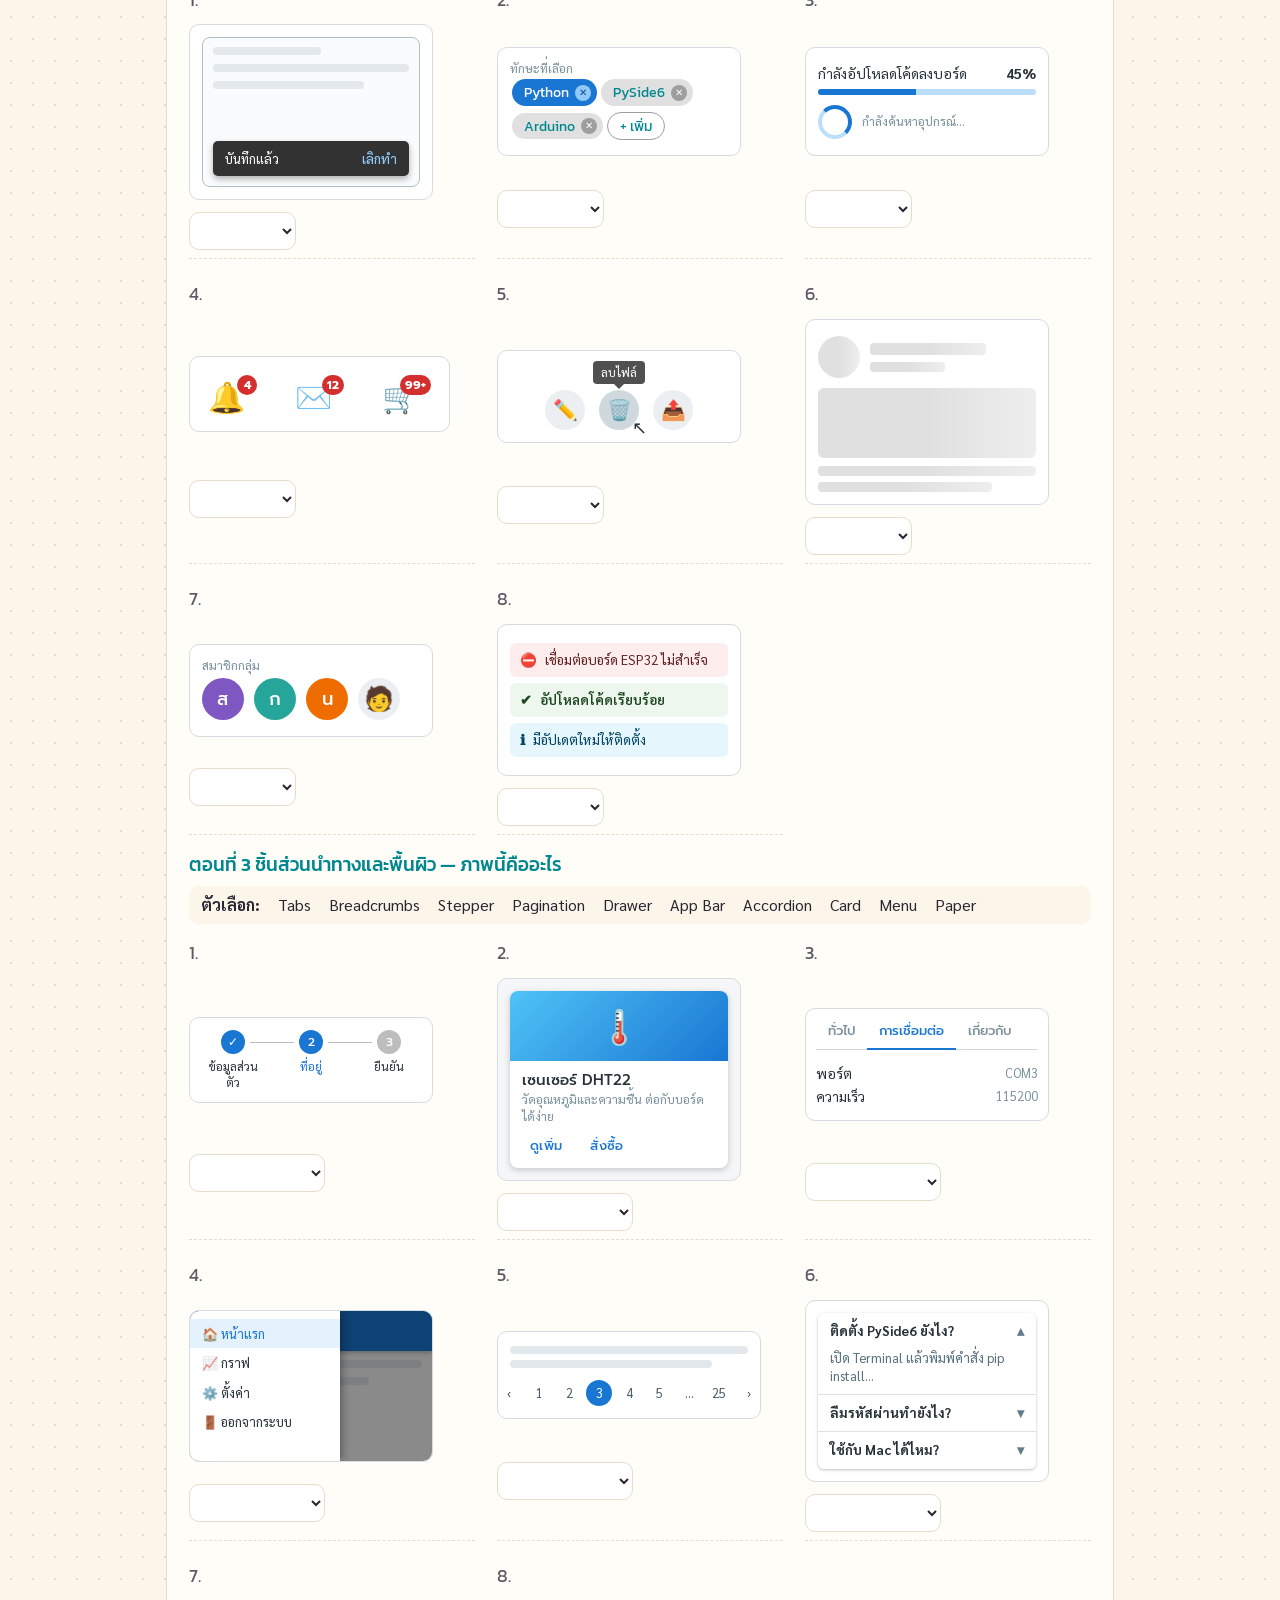
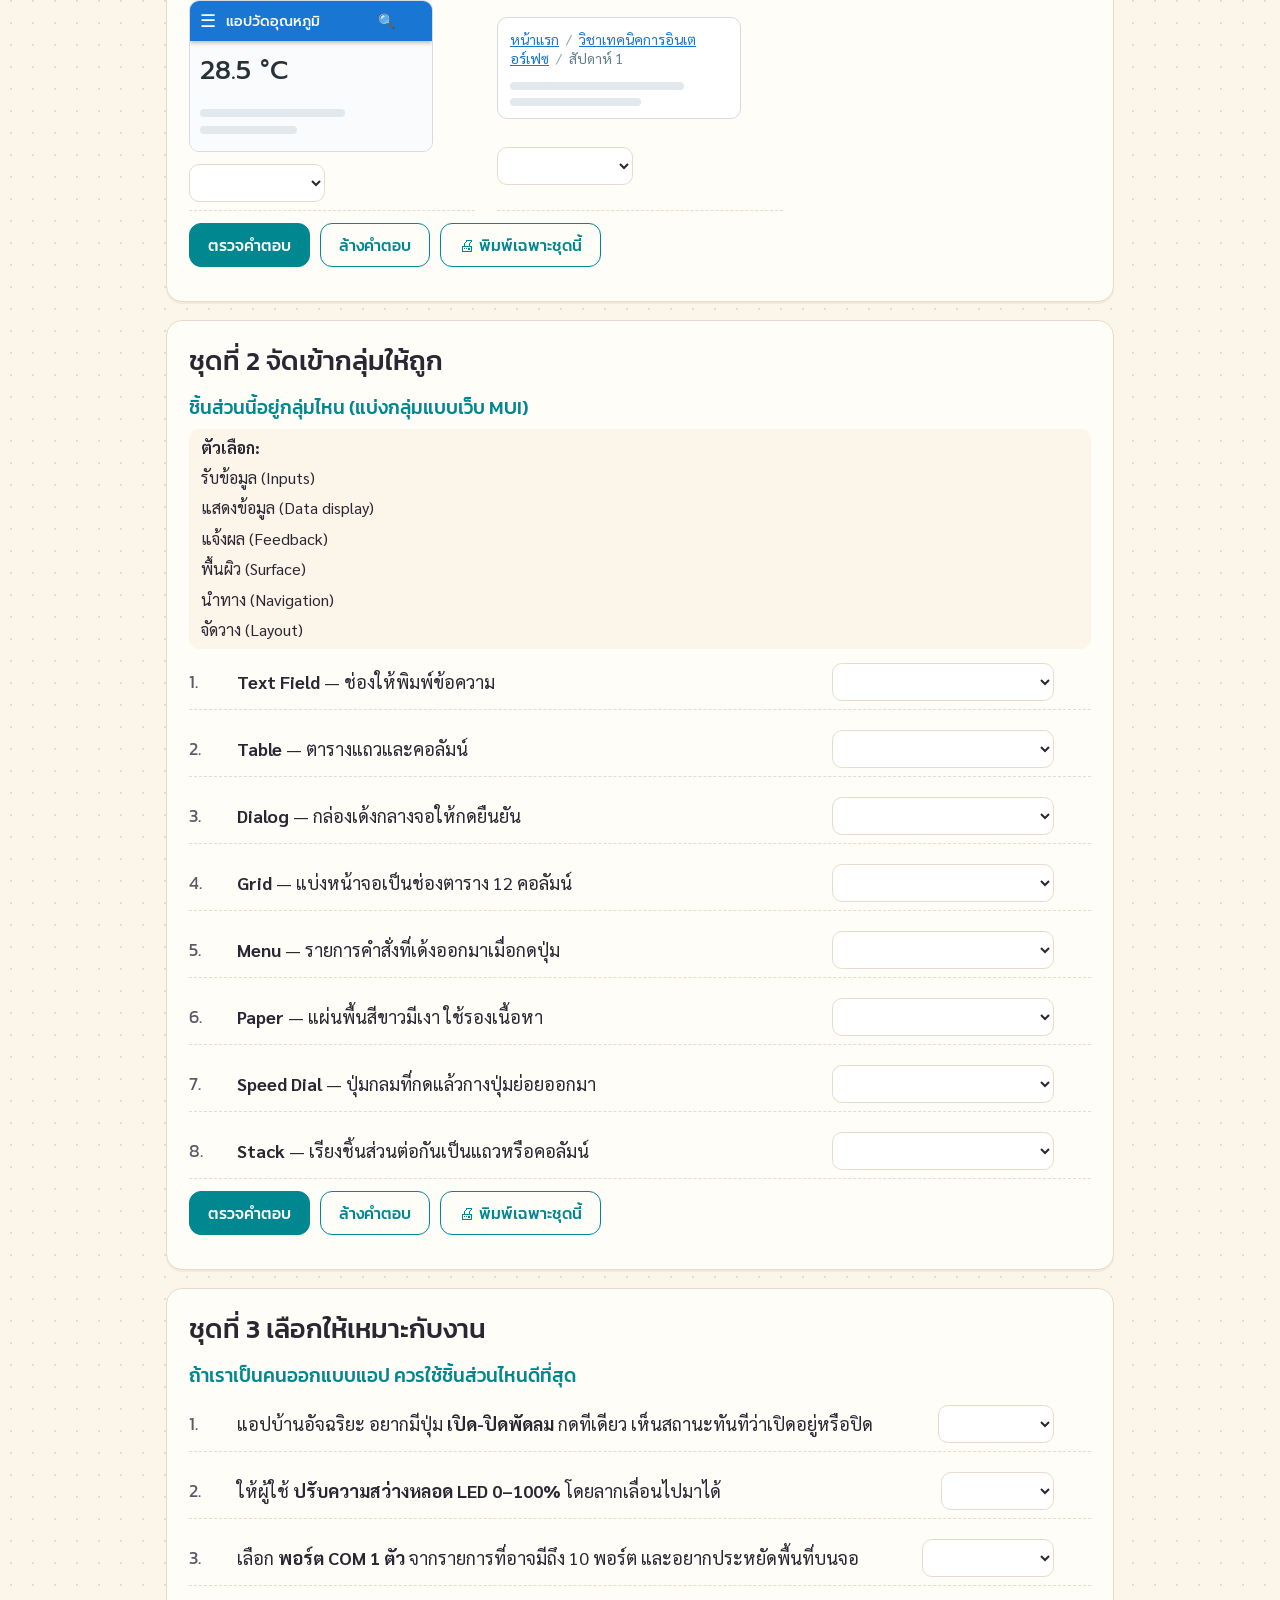
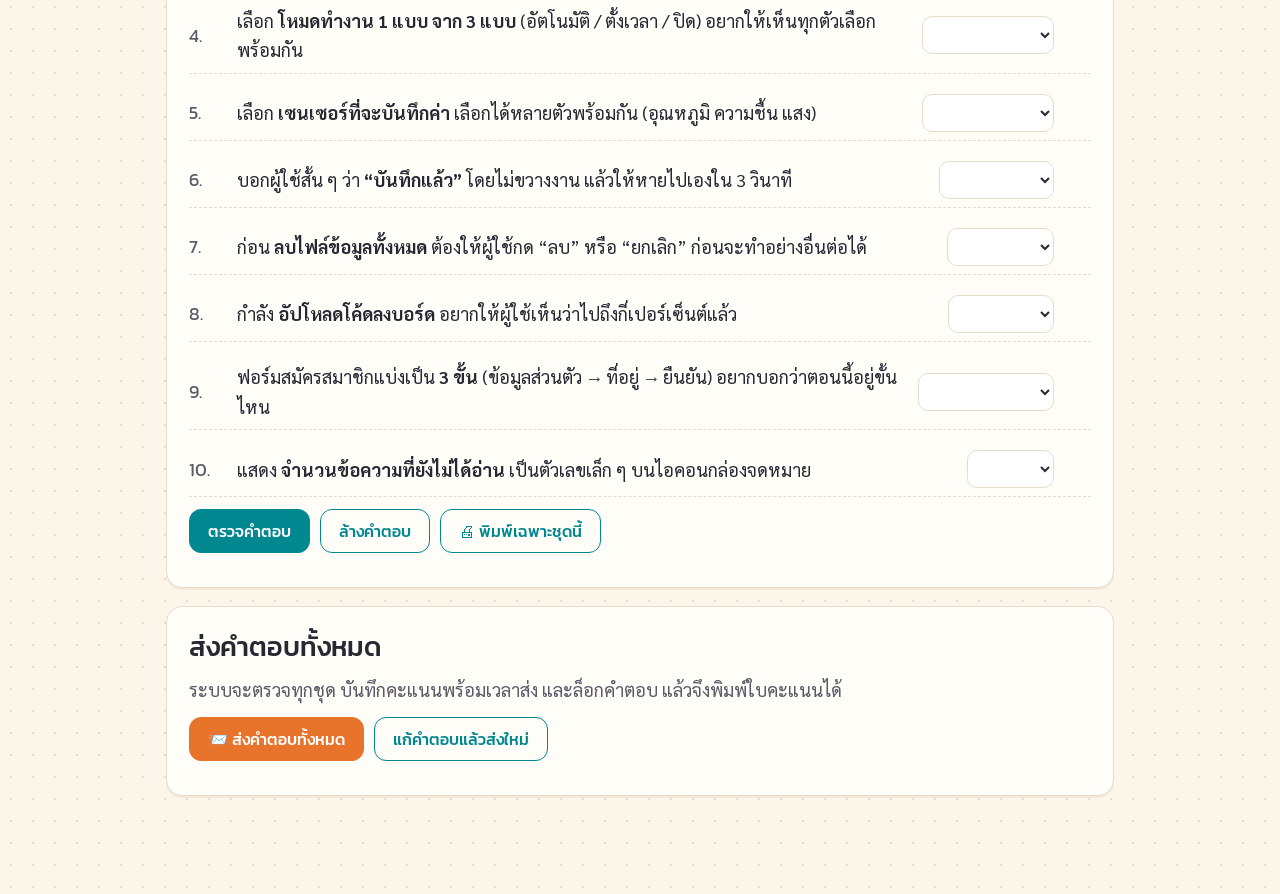
<file: ui/exercises.html>
<!DOCTYPE html>
<html lang="th">
<head>
<meta charset="UTF-8">
<meta name="viewport" content="width=device-width, initial-scale=1.0">
<title>แบบฝึกหัด ชุดฝึกรู้จัก UI</title>
<meta name="description" content="แบบฝึกหัด ชุดฝึกรู้จัก UI วิชาเทคนิคการอินเตอร์เฟซ ดูภาพแล้วบอกชื่อ จัดกลุ่ม และเลือกชิ้นส่วนหน้าจอให้เหมาะกับงาน 42 ข้อ ตรวจคำตอบทันทีและพิมพ์เป็นใบงานได้">
<link rel="preconnect" href="https://fonts.googleapis.com">
<link rel="preconnect" href="https://fonts.gstatic.com" crossorigin>
<link href="https://fonts.googleapis.com/css2?family=Kanit:wght@400;500&family=Sarabun:wght@400;700&family=Prompt:wght@400;500;700&family=Courier+Prime:wght@400;700&display=swap" rel="stylesheet">
<link rel="stylesheet" href="../assets/css/theme.css">
<link rel="stylesheet" href="../assets/css/sims.css">
<link rel="stylesheet" href="../assets/css/code.css">
<style>
    .set-head { display: flex; flex-wrap: wrap; align-items: center; gap: 10px; justify-content: space-between; }
    .part { margin-top: 18px; }
    .part h3 { color: var(--teal); }
    .items { display: grid; grid-template-columns: repeat(auto-fill, minmax(270px, 1fr)); gap: 12px 22px; }
    .items.wide { grid-template-columns: 1fr; }
    .item { display: flex; align-items: center; flex-wrap: wrap; gap: 8px; padding: 8px 0; border-bottom: 1px dashed var(--line); }
    .item .no { font-family: var(--font-display); color: var(--ink-soft); min-width: 2.2em; }
    .item .val { font-family: var(--font-mono); font-size: 19px; }
    .item input[type=text] { width: 7.5em; }
    .item.conv { flex-wrap: nowrap; white-space: nowrap; }
    .item select { max-width: 100%; }
    .item.sym { flex-direction: column; align-items: flex-start; }
    .item.tt { flex-direction: column; align-items: flex-start; }
    .item .fig { flex: 0 0 calc(100% - 3em); max-width: 330px; margin: 2px 0 4px; align-self: flex-start; }
    .item:has(.fig) { align-items: flex-start; }
    .item:has(.mock) { align-items: flex-start; }
    .item .mock { flex: 0 0 calc(100% - 3em); margin: 2px 0 4px; }
    .item .qtext:empty { display: none; }
    .item.num .numin { white-space: nowrap; }
    .item.num input[type=text] { width: 6em; }
    .item .qtext { flex: 1 1 260px; }
    .item.cq { align-items: flex-start; }
    .iopts { display: none; }
    @media print { .item.own select { display: none; } .item.own, .item:has(.mock) { break-inside: avoid; } .iopts { display: flex; flex-wrap: wrap; gap: 1mm 8mm; margin: 0 0 1mm 2.2em; flex: 1 1 100%; font-size: 11.5pt; } .item.cq select { display: none; } .item.cq { break-inside: avoid; } }
    .item.cq pre.code { flex: 1 1 100%; margin: 2px 0 4px 2.2em; font-size: 15px; }
    .feedback { font-weight: 600; min-width: 1.6em; }
    .score { font-family: var(--font-display); font-size: 18px; }
    .tt select { width: 3.6em; font-family: var(--font-mono); }
    .opts { display: flex; flex-wrap: wrap; gap: 4px 18px; font-size: 16px; background: var(--cream); border-radius: 10px; padding: 6px 12px; margin-bottom: 6px; }
    .opts.col { flex-direction: column; }
    .who { display: grid; grid-template-columns: 2fr 1fr 1fr; gap: 10px; }
    .who label { display: flex; flex-direction: column; font-size: 15px; color: var(--ink-soft); gap: 4px; }
    .who input { width: 100%; }
    .btn:disabled { opacity: .45; cursor: not-allowed; }
    #result .big { font: 500 40px var(--font-display); color: var(--teal); }
    @media (max-width: 620px) { .who { grid-template-columns: 1fr 1fr; } .who label:first-child { grid-column: 1 / -1; } }
    .random-note { display: none; }
    .random .random-note { display: block; }
    .sheet-head { border: 1.5px solid #000; padding: 8px 12px; margin-bottom: 8mm; font-size: 12.5pt; }
    .sheet-head .line { display: flex; gap: 16px; flex-wrap: wrap; margin-top: 4px; }
    .sheet-head .line span { white-space: nowrap; }
    @media (max-width: 560px) { .items { grid-template-columns: 1fr; } }
    @media print {
        .set + .set { break-before: page; }
        body[data-print-set] .set { display: none; }
        body[data-print-set="s1"] .set[data-set="s1"], body[data-print-set="s2"] .set[data-set="s2"],
        body[data-print-set="s3"] .set[data-set="s3"], body[data-print-set="s4"] .set[data-set="s4"],
        body[data-print-set="s5"] .set[data-set="s5"] { display: block; break-before: auto; }
        .items { grid-template-columns: 1fr 1fr; gap: 2mm 10mm; }
        .items.wide { grid-template-columns: 1fr; }
        .item { padding: 2.5mm 0; border-bottom: none; }
        .doc .item input[type=text] { width: 34mm; }
        .doc .item select { min-width: 30mm; }
        .doc .tt select { min-width: 12mm; width: 12mm; }
        .score { display: none; }
        .opts { background: none; border: 1px solid #999; font-size: 12pt; }
        .part { break-inside: avoid; }
        .item.sym .gate-svg { margin: 1mm 0; }
        .gate-svg { width: 34mm; height: 17mm; }
        .diode-svg { width: 36mm; height: 18mm; }
        .item .fig { max-width: 62mm; }
        .item:has(.fig) { break-inside: avoid; }
        .doc .item.num input[type=text] { width: 24mm; }
    }
</style>
</head>
<body class="doc">
<div class="doc-wrap">
    <nav class="topbar no-print">
        <a href="../index.html">← หน้าแรก</a> · <a href="lab.html">ใบงาน</a> · <a href="quiz.html">แบบทดสอบ</a> · <a href="https://mui.com/material-ui/all-components/" target="_blank" rel="noopener">MUI All components ↗</a>
        <span class="spacer"></span>
        <a href="answers.html">สำหรับครู 🔒</a>
    </nav>

    <!-- หัวกระดาษใบงาน (แสดงเฉพาะตอนพิมพ์) -->
    <div class="sheet-head print-only">
        <b>แบบฝึกหัด ชุดฝึกรู้จัก UI</b> · วิชาเทคนิคการอินเตอร์เฟซ
        <div class="line"><span>ชื่อ-สกุล ......................................................</span><span>ชั้น ...............</span><span>เลขที่ ........</span></div>
        <div class="line"><span>วันที่ ......../......../........</span><span>คะแนนที่ได้ ............ / <span class="total-print"></span></span></div>
    </div>

    <header class="card no-print">
        <span class="chip orange">ชุดฝึกพิเศษ · ใช้ได้ทุกสัปดาห์</span>
        <h1 style="margin-top:8px">แบบฝึกหัด: รู้จัก UI 🧩</h1>
        <p class="muted" style="margin:0 0 12px">ปุ่ม แถบเลื่อน ป้ายแจ้งเตือน… ทุกแอปใช้ชิ้นส่วนชุดเดียวกัน รู้ชื่อแล้วสั่ง AI ออกแบบหน้าจอได้ตรงใจ · ทำทีละชุด แล้วกด “ตรวจคำตอบ” — ✓ = ถูก, ✗ = ลองใหม่ (ไม่แน่ใจ ลองเปิดของจริงที่ <a href="https://mui.com/material-ui/all-components/" target="_blank" rel="noopener">MUI All components ↗</a>) · ทำครบแล้วกด <b>ส่งคำตอบทั้งหมด</b> ท้ายหน้า เพื่อรับใบคะแนน</p>
        <div class="who">
            <label>ชื่อ-สกุล <input class="name-field" type="text" id="name" autocomplete="name"></label>
            <label>ชั้น <input class="name-field" type="text" id="room"></label>
            <label>เลขที่ <input class="name-field" type="text" id="no" inputmode="numeric"></label>
        </div>
        <div class="btn-row">
            <button class="btn" type="button" data-print="all">🖨 พิมพ์ใบงานทั้งหมด</button>
            <a class="btn ghost" href="answers.html">เฉลยสำหรับครู 🔒</a>
        </div>
    </header>

    <main id="sets"></main>

    <section class="card no-print" id="submitBox">
        <h2>ส่งคำตอบทั้งหมด</h2>
        <p class="muted" style="margin:0 0 6px">ระบบจะตรวจทุกชุด บันทึกคะแนนพร้อมเวลาส่ง และล็อกคำตอบ แล้วจึงพิมพ์ใบคะแนนได้</p>
        <div class="btn-row">
            <button class="btn orange" type="button" id="submitAll">📨 ส่งคำตอบทั้งหมด</button>
            <button class="btn ghost" type="button" id="unlockAll" hidden>แก้คำตอบแล้วส่งใหม่</button>
        </div>
        <div id="result" aria-live="polite"></div>
    </section>

    <!-- ใบรายงานคะแนน (สร้างหลังกดส่ง แสดงบนจอและพิมพ์ได้) -->
    <section class="score-sheet" id="scoreSheet" hidden aria-label="ใบรายงานคะแนน"></section>
</div>

<script src="../assets/js/common.js"></script>
<script src="../assets/js/gates.js"></script>
<script src="../assets/js/code.js"></script>
<script src="exercises-data.js"></script>
<script src="check-data.js"></script>
<script src="../assets/js/scoresheet.js"></script>
<script src="../assets/js/uimocks.js"></script>
<script>
/* ===========================================
   แบบฝึกหัด: สร้างโจทย์จาก exercises-data.js, ตรวจคำตอบด้วยค่าแฮชใน check-data.js
   =========================================== */
(function () {
    const C = LessonCommon, E = window.EXERCISES, H = window.CHECK;
    const root = document.getElementById('sets');
    const TH = ['ก', 'ข', 'ค', 'ง', 'จ', 'ฉ'];
    let total = 0;

    function convLabel(it) {
        return `<span class="val">${C.esc(it.value)}<sub>${it.from}</sub></span> → ฐาน ${it.to} =`;
    }

    function itemHTML(it, n, shared) {
        const no = `<span class="no">${n}.</span>`;
        const fig = it.fig ? `<span class="fig" data-loop="${it.fig}"></span>` : it.mock ? `<span class="mock" data-mock="${it.mock}"></span>` : '';
        if (it.type === 'conv') {
            return `<div class="item conv" data-id="${it.id}">${no}${convLabel(it)}
                <input type="text" inputmode="text" autocomplete="off" aria-label="คำตอบข้อ ${n}"><sub>${it.to}</sub><span class="feedback"></span></div>`;
        }
        if (it.type === 'tt') {
            const rows = it.gate === 'NOT' ? [[0], [1]] : [[0, 0], [0, 1], [1, 0], [1, 1]];
            const head = it.gate === 'NOT' ? '<th>A</th><th>Q</th>' : '<th>A</th><th>B</th><th>Q</th>';
            const body = rows.map(r => `<tr>${r.map(v => `<td>${v}</td>`).join('')}<td><select aria-label="Q"><option value=""></option><option>0</option><option>1</option></select></td></tr>`).join('');
            return `<div class="item tt" data-id="${it.id}" data-tt="${it.gate}"><div>${no}<b>${it.gate} gate</b> <span class="feedback"></span></div>
                <table class="tt"><tr>${head}</tr>${body}</table></div>`;
        }
        if (it.type === 'num') {
            return `<div class="item num" data-id="${it.id}" data-dp="${it.dp || 0}">${no}${fig}<span class="qtext">${it.q}</span>
                <span class="numin"><input type="text" inputmode="decimal" autocomplete="off" aria-label="คำตอบข้อ ${n}"> ${it.unit || ''}</span><span class="feedback"></span></div>`;
        }
        const opts = '<option value=""></option>' + it.options.map(o => `<option>${C.esc(o)}</option>`).join('');
        if (it.sym) {
            return `<div class="item sym" data-id="${it.id}">${no}<span data-diode="${it.sym}" data-cls="diode-svg"></span>
                <span><select aria-label="ชนิดไดโอดข้อ ${n}">${opts}</select> <span class="feedback"></span></span></div>`;
        }
        if (it.gate) {
            return `<div class="item sym" data-id="${it.id}">${no}<span data-gate="${it.gate}"></span>
                <span><select aria-label="ชื่อเกตข้อ ${n}">${opts}</select> <span class="feedback"></span></span></div>`;
        }
        if (it.code) {
            return `<div class="item cq" data-id="${it.id}">${no}<span class="qtext">${it.q}</span><pre class="code">${C.esc(it.code)}</pre>
                <div class="iopts">${it.options.map(o => `<span>☐ ${C.esc(o)}</span>`).join('')}</div><select aria-label="คำตอบข้อ ${n}">${opts}</select><span class="feedback"></span></div>`;
        }
        const own = shared ? '' : `<div class="iopts">${it.options.map((o, j) => `<span>${TH[j]}. ${C.esc(o)}</span>`).join('')}</div>`;
        return `<div class="item${shared ? '' : ' own'}" data-id="${it.id}">${no}${fig}<span class="qtext">${it.q}</span>
            ${own}<select aria-label="คำตอบข้อ ${n}">${opts}</select><span class="feedback"></span></div>`;
    }

    function partHTML(p) {
        const wide = p.items.some(it => it.code || !it.fig && !it.mock && ((it.type === 'pick' && !it.gate && !it.sym && (it.q || '').length > 26) || (it.type === 'num' && (it.q || '').length > 26)));
        let n = 0;
        // ตัวเลือกที่ใช้ร่วมกันทั้งตอน แสดงเป็นรายการ (จำเป็นตอนพิมพ์ เพราะกระดาษมองไม่เห็นในช่องเลือก)
        const o = p.items[0].options;
        const shared = o && p.items.every(it => it.options && it.options.join('|') === o.join('|'));
        const optList = shared ? `<div class="opts${o.some(x => x.length > 20) ? ' col' : ''}"><b>ตัวเลือก:</b> ${o.map(x => `<span>${C.esc(x)}</span>`).join('')}</div>` : '';
        return `<div class="part"><h3>${p.title}</h3>${optList}<div class="items${wide ? ' wide' : ''}">${p.items.map(it => itemHTML(it, ++n, shared)).join('')}</div></div>`;
    }

    function countItems(set) {
        return set.parts.reduce((a, p) => a + p.items.reduce((b, it) => b + (it.type === 'tt' ? (it.gate === 'NOT' ? 2 : 4) : 1), 0), 0);
    }

    function renderSet(set) {
        const sec = document.createElement('section');
        sec.className = 'card set';
        sec.dataset.set = set.id;
        const max = countItems(set);
        total += max;
        sec.innerHTML = `
            <div class="set-head"><h2 style="margin:0">${set.title}</h2><span class="score" aria-live="polite"></span></div>
            <p class="note random-note no-print">โหมดฝึกเพิ่ม: โจทย์สุ่มใหม่ ตรวจแล้วจะแสดงคำตอบที่ถูกให้ด้วย</p>
            <div class="parts">${set.parts.map(partHTML).join('')}</div>
            <div class="btn-row">
                <button class="btn" type="button" data-act="check">ตรวจคำตอบ</button>
                <button class="btn ghost" type="button" data-act="clear">ล้างคำตอบ</button>
                ${set.random ? '<button class="btn orange" type="button" data-act="random">🎲 สุ่มโจทย์ใหม่ (ฝึกเพิ่ม)</button><button class="btn ghost" type="button" data-act="std">กลับไปโจทย์ชุดมาตรฐาน</button>' : ''}
                <button class="btn ghost" type="button" data-print="${set.id}">🖨 พิมพ์เฉพาะชุดนี้</button>
            </div>`;
        sec.dataset.max = max;
        root.appendChild(sec);
        Gates.render(sec);
        if (window.CodeHL) CodeHL.render(sec);
        UIMocks.render(sec);
    }

    /* --- ตรวจคำตอบ --- */
    function mark(el, ok) {
        el.classList.toggle('is-ok', ok === true);
        el.classList.toggle('is-bad', ok === false);
    }

    function checkSet(sec) {
        let got = 0;
        const random = sec.classList.contains('random');
        sec.querySelectorAll('.item').forEach(div => {
            const fb = div.querySelector('.feedback');
            if (div.classList.contains('tt')) {
                const fn = Gates.FN[div.dataset.tt];
                let all = true;
                div.querySelectorAll('tr').forEach((tr, i) => {
                    if (i === 0) return;
                    const ins = Array.from(tr.querySelectorAll('td')).slice(0, -1).map(td => +td.textContent);
                    const sel = tr.querySelector('select');
                    if (sel.value === '') { mark(sel, null); all = false; return; }
                    const ok = +sel.value === fn(...ins);
                    mark(sel, ok); if (ok) got++; else all = false;
                });
                fb.innerHTML = all ? '<span class="ok">✓</span>' : '';
                return;
            }
            const inp = div.querySelector('input, select');
            if (inp.value.trim() === '') { mark(inp, null); fb.textContent = ''; return; }
            let ok;
            if (random) {
                ok = C.norm(inp.value) === C.norm(div.dataset.ans);
            } else {
                const v = div.classList.contains('num') ? C.numNorm(inp.value, +div.dataset.dp) : inp.value;
                const h = H.h[div.dataset.id];
                ok = v !== '' && (Array.isArray(h) ? h : [h]).includes(C.answerHash(H.salt, div.dataset.id, v));
            }
            mark(inp, ok);
            if (ok) got++;
            fb.innerHTML = ok ? '<span class="ok">✓</span>' : '<span class="bad">✗</span>' + (random ? ` <span class="muted">(${C.esc(div.dataset.ans)})</span>` : '');
        });
        sec.querySelector('.score').textContent = `ได้ ${got} / ${sec.dataset.max} คะแนน`;
        return got;
    }

    function clearSet(sec) {
        sec.querySelectorAll('input, select').forEach(i => { i.value = ''; mark(i, null); });
        sec.querySelectorAll('.feedback').forEach(f => f.textContent = '');
        sec.querySelector('.score').textContent = '';
    }

    /* --- โหมดสุ่มโจทย์ชุดที่ 1 (คำตอบคำนวณจากโจทย์) --- */
    function randomItems() {
        const r = (a, b) => a + Math.floor(Math.random() * (b - a + 1));
        const kinds = [
            () => ({ value: String(r(10, 255)), from: 10, to: 2 }),
            () => ({ value: String(r(10, 255)), from: 10, to: 2 }),
            () => ({ value: String(r(20, 120)), from: 10, to: [3, 4, 5, 8][r(0, 3)] }),
            () => ({ value: r(5, 255).toString(2), from: 2, to: 10 }),
            () => ({ value: r(5, 255).toString(2), from: 2, to: 10 }),
            () => { const b = [3, 5, 8][r(0, 2)]; return { value: r(20, 400).toString(b), from: b, to: 10 }; },
            () => ({ value: String(r(30, 999)), from: 10, to: 16 }),
            () => ({ value: r(16, 4095).toString(16).toUpperCase(), from: 16, to: 10 }),
            () => ({ value: r(16, 255).toString(2), from: 2, to: 16 }),
            () => ({ value: r(16, 255).toString(16).toUpperCase(), from: 16, to: 2 }),
            () => ({ value: String(r(256, 2000)), from: 10, to: 16 }),
            () => ({ value: r(256, 4095).toString(16).toUpperCase(), from: 16, to: 10 })
        ];
        return kinds.map((k, i) => Object.assign({ id: 'r' + i, type: 'conv' }, k()));
    }

    function setRandom(sec, on) {
        const set = E.sets.find(s => s.id === sec.dataset.set);
        const items = on ? randomItems() : set.parts[0].items;
        sec.classList.toggle('random', on);
        const part = { title: set.parts[0].title, items };
        sec.querySelector('.parts').innerHTML = partHTML(part);
        if (on) items.forEach(it => {
            sec.querySelector(`[data-id="${it.id}"]`).dataset.ans = parseInt(it.value, it.from).toString(it.to).toUpperCase();
        });
        sec.querySelector('.score').textContent = '';
    }

    /* --- พิมพ์ใบงาน (ช่องคำตอบว่าง) --- */
    function printSheet(which) {
        document.body.classList.add('print-blank');
        if (which !== 'all') document.body.dataset.printSet = which; else delete document.body.dataset.printSet;
        const max = which === 'all' ? total : +root.querySelector(`[data-set="${which}"]`).dataset.max;
        document.querySelector('.total-print').textContent = max;
        // โหมดสุ่มไม่ตรงกับเฉลย จึงกลับไปโจทย์มาตรฐานก่อนพิมพ์
        root.querySelectorAll('.set.random').forEach(sec => setRandom(sec, false));
        window.print();
    }
    window.addEventListener('afterprint', () => { document.body.classList.remove('print-blank'); delete document.body.dataset.printSet; });

    E.sets.forEach(renderSet);
    document.querySelector('.total-print').textContent = total;

    /* --- ส่งคำตอบทั้งหมด: ตรวจทุกชุด บันทึกคะแนน+เวลา ล็อกคำตอบ แล้วสร้างใบคะแนน --- */
    let loadedAt = Date.now(), startedAt = null, confirmBlank = false, locked = false;
    root.addEventListener('input', () => { if (!startedAt) startedAt = Date.now(); confirmBlank = false; });
    root.addEventListener('change', () => { if (!startedAt) startedAt = Date.now(); confirmBlank = false; });
    const resBox = document.getElementById('result');
    const who = () => ({ name: document.getElementById('name').value.trim(), room: document.getElementById('room').value.trim(), no: document.getElementById('no').value.trim() });

    function setLocked(on) {
        locked = on;
        root.classList.toggle('locked', on);
        root.querySelectorAll('input, select').forEach(i => { i.disabled = on; });
        root.querySelectorAll('[data-act]').forEach(b => { b.disabled = on; });
        ['name', 'room', 'no'].forEach(id => { document.getElementById(id).disabled = on; });
        document.getElementById('submitAll').disabled = on;
        document.getElementById('unlockAll').hidden = !on;
    }

    function submitAll() {
        if (locked) return;
        const w = who();
        if (!w.name || !w.room || !w.no) { resBox.innerHTML = '<p class="bad">กรุณากรอก ชื่อ-สกุล ชั้น และเลขที่ ด้านบนให้ครบก่อนส่ง</p>'; document.getElementById('name').focus(); return; }
        if (root.querySelector('.set.random')) { resBox.innerHTML = '<p class="bad">ชุดที่ 1 อยู่ในโหมดฝึกเพิ่ม (โจทย์สุ่ม) — กด “กลับไปโจทย์ชุดมาตรฐาน” แล้วทำให้ครบก่อนส่ง</p>'; return; }
        const blank = Array.from(root.querySelectorAll('input, select')).filter(i => i.value.trim() === '').length;
        if (blank && !confirmBlank) {
            confirmBlank = true;
            resBox.innerHTML = `<p class="bad">ยังไม่ได้ตอบ ${blank} ช่อง — ถ้าต้องการส่งเลย ให้กด “ส่งคำตอบทั้งหมด” อีกครั้ง</p>`;
            return;
        }
        const sets = Array.from(root.querySelectorAll('.set')).map(sec => ({
            id: sec.dataset.set, title: E.sets.find(x => x.id === sec.dataset.set).title, got: checkSet(sec), max: +sec.dataset.max
        }));
        const score = sets.reduce((a, x) => a + x.got, 0);
        const submittedAt = Date.now(), start = startedAt || loadedAt;
        const k = 'itf-ui-ex:' + w.room + ':' + w.no + ':' + w.name;
        const rec = C.store.get(k, { history: [] });
        const attempt = rec.history.length + 1;
        rec.history.push({ score, total, sets: sets.map(x => x.got), submittedAt, startedAt: start, attempt });
        C.store.set(k, rec);
        setLocked(true);

        const detail = `<table class="ss-sets"><tr><th>ชุด</th><th>เรื่อง</th><th>ได้</th><th>เต็ม</th></tr>${sets.map((x, i) => {
            const m = x.title.match(/^ชุดที่ \d+ (.*)$/);
            return `<tr><td>${i + 1}</td><td>${C.esc(m ? m[1] : x.title)}</td><td><b>${x.got}</b></td><td>${x.max}</td></tr>`;
        }).join('')}<tr><th colspan="2" style="text-align:right">รวม</th><td><b>${score}</b></td><td>${total}</td></tr></table>`;
        ScoreSheet.render(document.getElementById('scoreSheet'), {
            kind: 'แบบฝึกหัด', chapter: E.chapter, who: w, score, total, submittedAt, startedAt: start, attempt, detailHTML: detail
        });
        resBox.innerHTML = `<p class="ok" style="margin:10px 0 0">ส่งคำตอบเรียบร้อย · ${C.thaiDateTime(submittedAt)}</p>
            <div class="big">${score} / ${total} คะแนน (${Math.round(score / total * 100)}%)</div>
            <div class="score-actions" style="margin-top:10px">
                <button class="btn orange" type="button" id="printScore">🖨 พิมพ์ใบคะแนน</button>
                <span class="hint">ในหน้าต่างพิมพ์ เลือกปลายทาง “บันทึกเป็น PDF” แล้วนำไฟล์ไปแนบส่งใน Google Classroom</span>
            </div>`;
        document.getElementById('printScore').addEventListener('click', () => ScoreSheet.print());
        document.getElementById('scoreSheet').scrollIntoView({ behavior: 'smooth' });
    }

    document.getElementById('submitAll').addEventListener('click', submitAll);
    document.getElementById('unlockAll').addEventListener('click', () => {
        setLocked(false);
        confirmBlank = false;
        resBox.innerHTML = '<p class="muted">ปลดล็อกแล้ว แก้คำตอบได้ — เมื่อส่งอีกครั้งจะนับเป็นการส่งครั้งถัดไป</p>';
        document.getElementById('scoreSheet').hidden = true;
    });

    document.addEventListener('click', e => {
        const p = e.target.closest('[data-print]');
        if (p) { printSheet(p.dataset.print); return; }
        const b = e.target.closest('[data-act]'); if (!b || locked) return;
        const sec = b.closest('.set');
        ({ check: () => checkSet(sec), clear: () => clearSet(sec), random: () => setRandom(sec, true), std: () => setRandom(sec, false) })[b.dataset.act]();
    });
})();
</script>
</body>
</html>
</file>
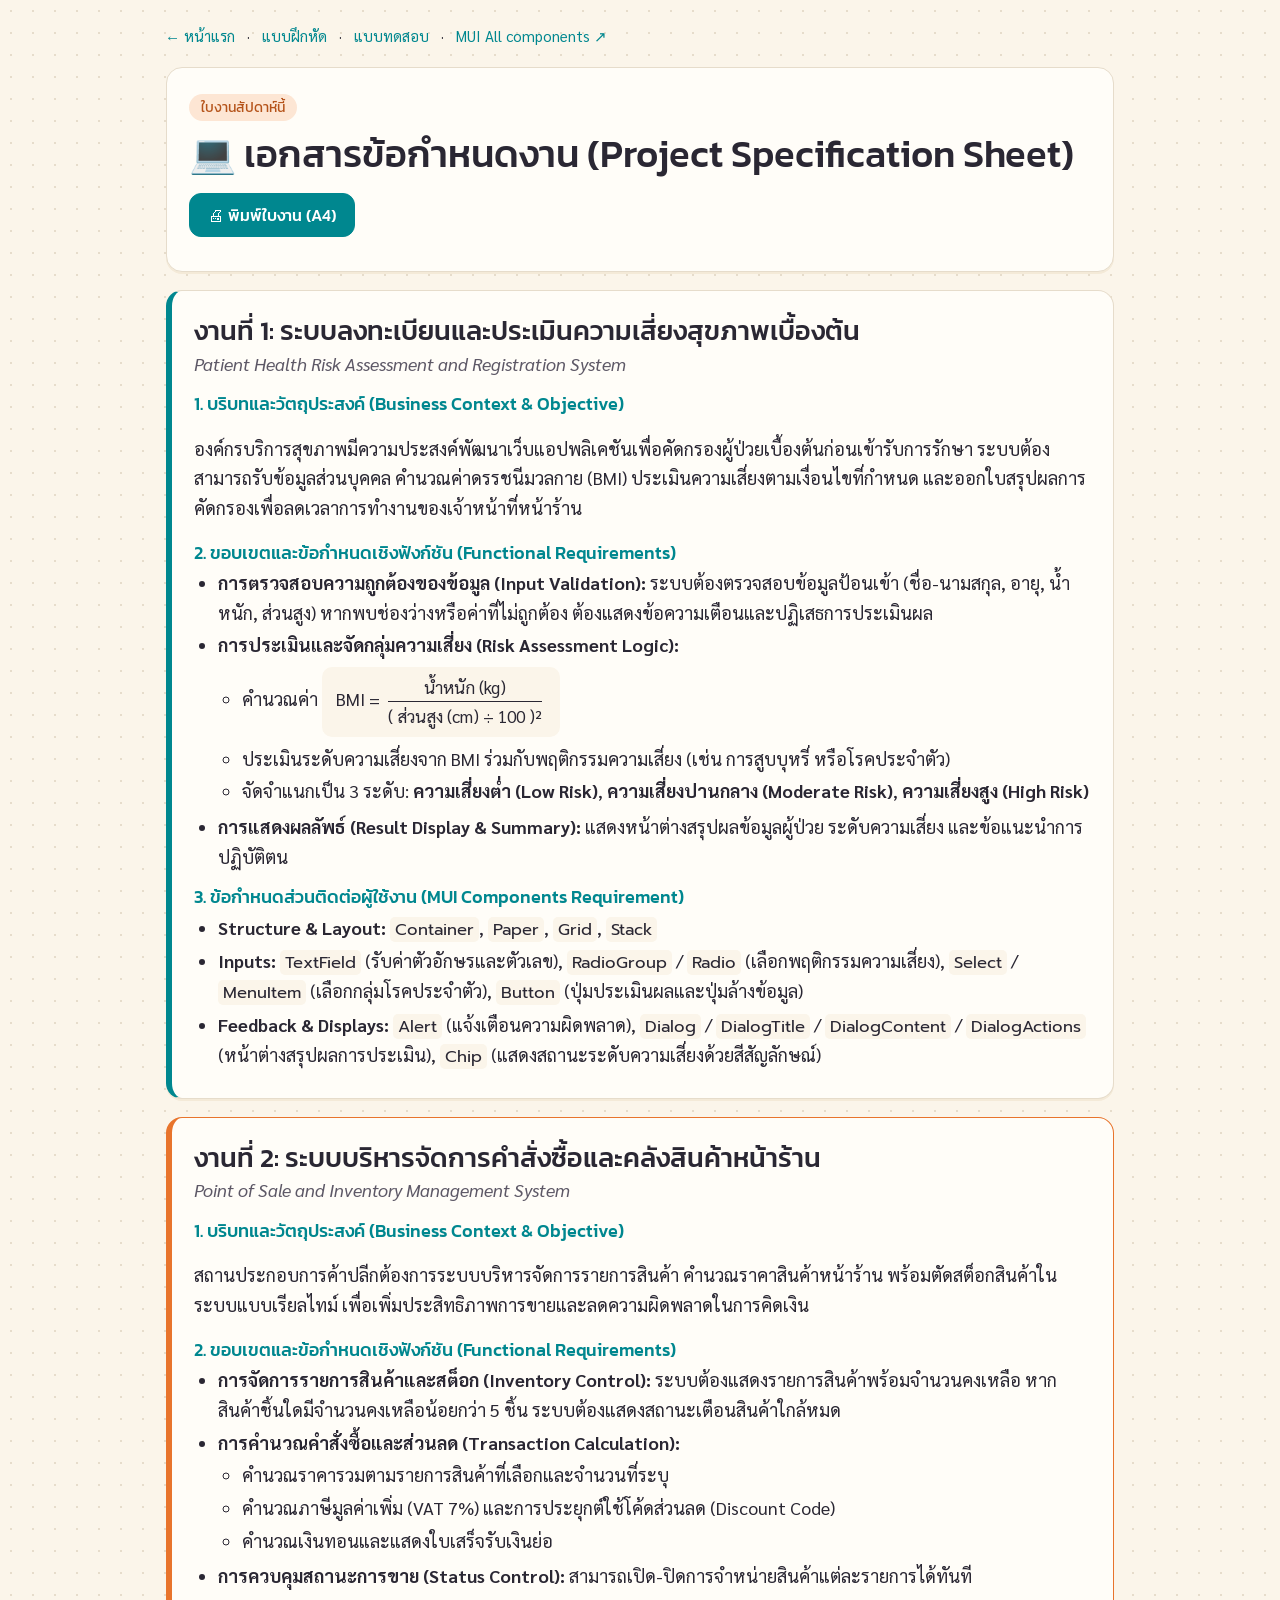
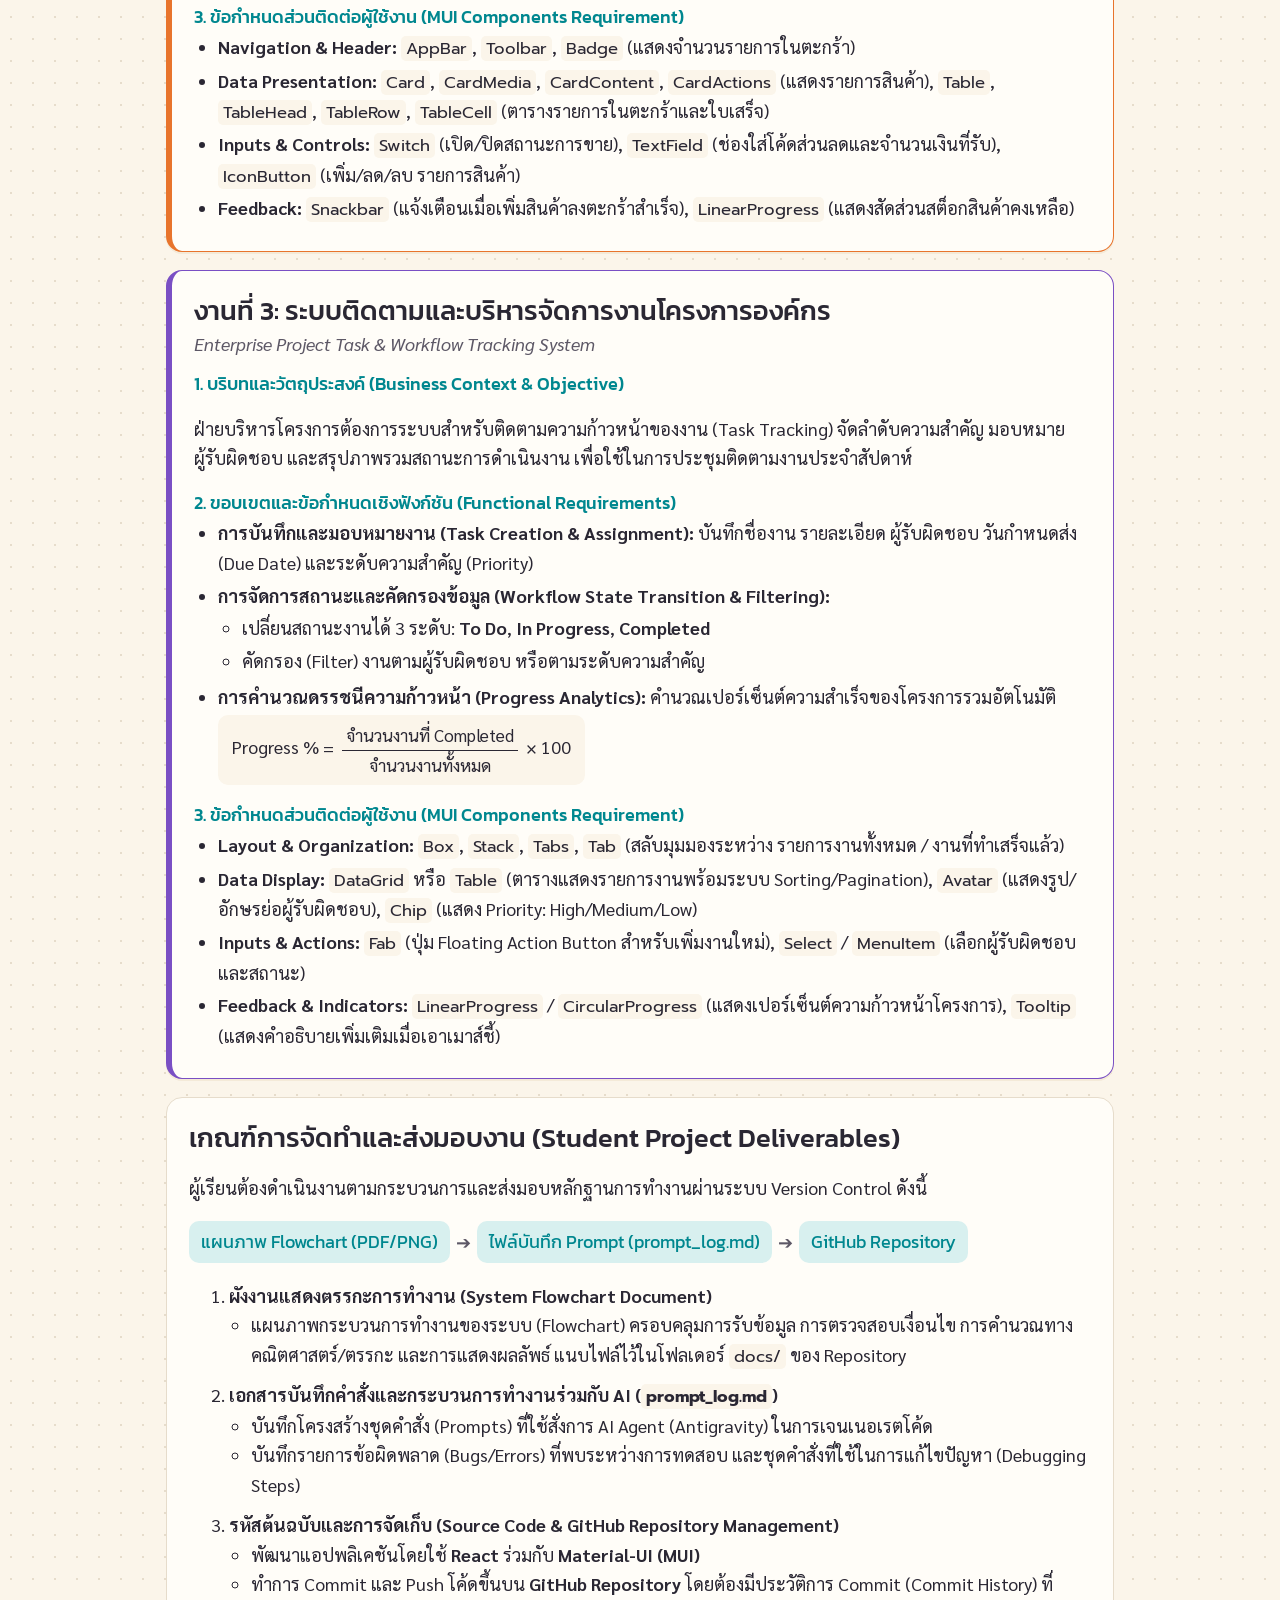
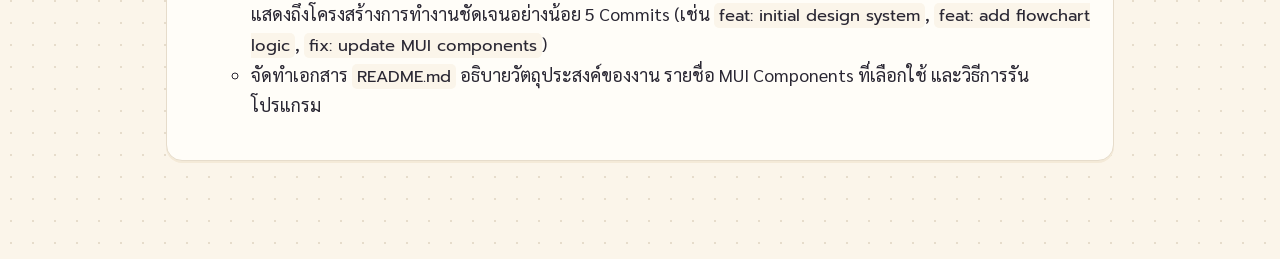
<file: ui/lab.html>
<!DOCTYPE html>
<html lang="th">
<head>
<meta charset="UTF-8">
<meta name="viewport" content="width=device-width, initial-scale=1.0">
<title>ใบงาน โปรเจกต์ React + MUI</title>
<meta name="description" content="ใบงาน วิชาเทคนิคการอินเตอร์เฟซ เอกสารข้อกำหนดงาน 3 งาน พัฒนาด้วย React และ Material-UI (MUI) พร้อมเกณฑ์การส่งมอบงาน">
<link rel="preconnect" href="https://fonts.googleapis.com">
<link rel="preconnect" href="https://fonts.gstatic.com" crossorigin>
<link href="https://fonts.googleapis.com/css2?family=Kanit:wght@400;500&family=Sarabun:wght@400;700&family=Prompt:wght@400;500;700&family=Courier+Prime:wght@400;700&display=swap" rel="stylesheet">
<link rel="stylesheet" href="../assets/css/theme.css">
<style>
    .proj { border-left: 6px solid var(--teal); }
    .proj.p2 { border-color: var(--orange); }
    .proj.p3 { border-color: #7a4fc4; }
    .proj h2 { margin: 0; }
    .proj .en { color: var(--ink-soft); font-style: italic; margin: 0 0 8px; }
    .proj h3 { color: var(--teal); margin: 14px 0 4px; font-size: 18px; }
    .proj ul { margin: 2px 0 6px; padding-left: 24px; }
    .proj li { margin: 3px 0; }
    .proj ul ul { list-style: circle; }
    code { font-family: var(--font-mono); background: var(--cream); border-radius: 5px; padding: 0 5px; font-size: .92em; }
    .frac { display: inline-flex; flex-direction: column; vertical-align: middle; text-align: center; margin: 0 4px; font-size: .95em; }
    .frac > span:first-child { border-bottom: 1.5px solid currentColor; padding: 0 4px; }
    .eq { display: inline-block; background: var(--cream); border-radius: 10px; padding: 6px 14px; margin: 4px 0; }
    .flow { display: flex; flex-wrap: wrap; align-items: center; gap: 6px; margin: 8px 0; }
    .flow span { background: var(--teal-soft); color: var(--teal); border-radius: 10px; padding: 6px 12px; font-family: var(--font-display); }
    .flow i { font-style: normal; color: var(--ink-soft); }
    .dl ol > li { margin: 10px 0; }
    .dl ol ul { padding-left: 22px; }
    .sheet-head { border: 1.5px solid #000; padding: 8px 12px; margin-bottom: 6mm; font-size: 12.5pt; }
    .sheet-head .line { display: flex; gap: 16px; flex-wrap: wrap; margin-top: 4px; }
    @media print {
        body.doc { font-size: 12pt; line-height: 1.4; }
        .proj, .dl { box-shadow: none; border: 1px solid #000; border-left-width: 4px; break-inside: avoid; }
        .proj h3 { color: #000; font-size: 13pt; }
        .flow span { background: none; border: 1px solid #000; color: #000; }
        .eq, code { background: none; }
        .p2, .dl { break-before: page; }
    }
</style>
</head>
<body class="doc">
<div class="doc-wrap">
    <nav class="topbar no-print">
        <a href="../index.html">← หน้าแรก</a> · <a href="exercises.html">แบบฝึกหัด</a> · <a href="quiz.html">แบบทดสอบ</a> · <a href="https://mui.com/material-ui/all-components/" target="_blank" rel="noopener">MUI All components ↗</a>
    </nav>

    <div class="sheet-head print-only">
        <b>ใบงาน โปรเจกต์ React + MUI</b> · วิชาเทคนิคการอินเตอร์เฟซ
        <div class="line"><span>ชื่อ-สกุล ......................................................</span><span>ชั้น ...............</span><span>เลขที่ ........</span></div>
        <div class="line"><span>งานที่เลือก ☐ 1 ☐ 2 ☐ 3</span><span>GitHub Repository ..............................................................</span></div>
    </div>

    <header class="card no-print">
        <span class="chip orange">ใบงานสัปดาห์นี้</span>
        <h1 style="margin-top:8px">💻 เอกสารข้อกำหนดงาน (Project Specification Sheet)</h1>
        <div class="btn-row"><button class="btn" type="button" onclick="window.print()">🖨 พิมพ์ใบงาน (A4)</button></div>
    </header>

    <!-- ===== งานที่ 1 ===== -->
    <section class="card proj p1">
        <h2>งานที่ 1: ระบบลงทะเบียนและประเมินความเสี่ยงสุขภาพเบื้องต้น</h2>
        <p class="en">Patient Health Risk Assessment and Registration System</p>

        <h3>1. บริบทและวัตถุประสงค์ (Business Context &amp; Objective)</h3>
        <p>องค์กรบริการสุขภาพมีความประสงค์พัฒนาเว็บแอปพลิเคชันเพื่อคัดกรองผู้ป่วยเบื้องต้นก่อนเข้ารับการรักษา ระบบต้องสามารถรับข้อมูลส่วนบุคคล คำนวณค่าดรรชนีมวลกาย (BMI) ประเมินความเสี่ยงตามเงื่อนไขที่กำหนด และออกใบสรุปผลการคัดกรองเพื่อลดเวลาการทำงานของเจ้าหน้าที่หน้าร้าน</p>

        <h3>2. ขอบเขตและข้อกำหนดเชิงฟังก์ชัน (Functional Requirements)</h3>
        <ul>
            <li><b>การตรวจสอบความถูกต้องของข้อมูล (Input Validation):</b> ระบบต้องตรวจสอบข้อมูลป้อนเข้า (ชื่อ-นามสกุล, อายุ, น้ำหนัก, ส่วนสูง) หากพบช่องว่างหรือค่าที่ไม่ถูกต้อง ต้องแสดงข้อความเตือนและปฏิเสธการประเมินผล</li>
            <li><b>การประเมินและจัดกลุ่มความเสี่ยง (Risk Assessment Logic):</b>
                <ul>
                    <li>คำนวณค่า <span class="eq">BMI = <span class="frac"><span>น้ำหนัก (kg)</span><span>( ส่วนสูง (cm) ÷ 100 )²</span></span></span></li>
                    <li>ประเมินระดับความเสี่ยงจาก BMI ร่วมกับพฤติกรรมความเสี่ยง (เช่น การสูบบุหรี่ หรือโรคประจำตัว)</li>
                    <li>จัดจำแนกเป็น 3 ระดับ: <b>ความเสี่ยงต่ำ (Low Risk)</b>, <b>ความเสี่ยงปานกลาง (Moderate Risk)</b>, <b>ความเสี่ยงสูง (High Risk)</b></li>
                </ul>
            </li>
            <li><b>การแสดงผลลัพธ์ (Result Display &amp; Summary):</b> แสดงหน้าต่างสรุปผลข้อมูลผู้ป่วย ระดับความเสี่ยง และข้อแนะนำการปฏิบัติตน</li>
        </ul>

        <h3>3. ข้อกำหนดส่วนติดต่อผู้ใช้งาน (MUI Components Requirement)</h3>
        <ul>
            <li><b>Structure &amp; Layout:</b> <code>Container</code>, <code>Paper</code>, <code>Grid</code>, <code>Stack</code></li>
            <li><b>Inputs:</b> <code>TextField</code> (รับค่าตัวอักษรและตัวเลข), <code>RadioGroup</code> / <code>Radio</code> (เลือกพฤติกรรมความเสี่ยง), <code>Select</code> / <code>MenuItem</code> (เลือกกลุ่มโรคประจำตัว), <code>Button</code> (ปุ่มประเมินผลและปุ่มล้างข้อมูล)</li>
            <li><b>Feedback &amp; Displays:</b> <code>Alert</code> (แจ้งเตือนความผิดพลาด), <code>Dialog</code> / <code>DialogTitle</code> / <code>DialogContent</code> / <code>DialogActions</code> (หน้าต่างสรุปผลการประเมิน), <code>Chip</code> (แสดงสถานะระดับความเสี่ยงด้วยสีสัญลักษณ์)</li>
        </ul>
    </section>

    <!-- ===== งานที่ 2 ===== -->
    <section class="card proj p2">
        <h2>งานที่ 2: ระบบบริหารจัดการคำสั่งซื้อและคลังสินค้าหน้าร้าน</h2>
        <p class="en">Point of Sale and Inventory Management System</p>

        <h3>1. บริบทและวัตถุประสงค์ (Business Context &amp; Objective)</h3>
        <p>สถานประกอบการค้าปลีกต้องการระบบบริหารจัดการรายการสินค้า คำนวณราคาสินค้าหน้าร้าน พร้อมตัดสต็อกสินค้าในระบบแบบเรียลไทม์ เพื่อเพิ่มประสิทธิภาพการขายและลดความผิดพลาดในการคิดเงิน</p>

        <h3>2. ขอบเขตและข้อกำหนดเชิงฟังก์ชัน (Functional Requirements)</h3>
        <ul>
            <li><b>การจัดการรายการสินค้าและสต็อก (Inventory Control):</b> ระบบต้องแสดงรายการสินค้าพร้อมจำนวนคงเหลือ หากสินค้าชิ้นใดมีจำนวนคงเหลือน้อยกว่า 5 ชิ้น ระบบต้องแสดงสถานะเตือนสินค้าใกล้หมด</li>
            <li><b>การคำนวณคำสั่งซื้อและส่วนลด (Transaction Calculation):</b>
                <ul>
                    <li>คำนวณราคารวมตามรายการสินค้าที่เลือกและจำนวนที่ระบุ</li>
                    <li>คำนวณภาษีมูลค่าเพิ่ม (VAT 7%) และการประยุกต์ใช้โค้ดส่วนลด (Discount Code)</li>
                    <li>คำนวณเงินทอนและแสดงใบเสร็จรับเงินย่อ</li>
                </ul>
            </li>
            <li><b>การควบคุมสถานะการขาย (Status Control):</b> สามารถเปิด-ปิดการจำหน่ายสินค้าแต่ละรายการได้ทันที</li>
        </ul>

        <h3>3. ข้อกำหนดส่วนติดต่อผู้ใช้งาน (MUI Components Requirement)</h3>
        <ul>
            <li><b>Navigation &amp; Header:</b> <code>AppBar</code>, <code>Toolbar</code>, <code>Badge</code> (แสดงจำนวนรายการในตะกร้า)</li>
            <li><b>Data Presentation:</b> <code>Card</code>, <code>CardMedia</code>, <code>CardContent</code>, <code>CardActions</code> (แสดงรายการสินค้า), <code>Table</code>, <code>TableHead</code>, <code>TableRow</code>, <code>TableCell</code> (ตารางรายการในตะกร้าและใบเสร็จ)</li>
            <li><b>Inputs &amp; Controls:</b> <code>Switch</code> (เปิด/ปิดสถานะการขาย), <code>TextField</code> (ช่องใส่โค้ดส่วนลดและจำนวนเงินที่รับ), <code>IconButton</code> (เพิ่ม/ลด/ลบ รายการสินค้า)</li>
            <li><b>Feedback:</b> <code>Snackbar</code> (แจ้งเตือนเมื่อเพิ่มสินค้าลงตะกร้าสำเร็จ), <code>LinearProgress</code> (แสดงสัดส่วนสต็อกสินค้าคงเหลือ)</li>
        </ul>
    </section>

    <!-- ===== งานที่ 3 ===== -->
    <section class="card proj p3">
        <h2>งานที่ 3: ระบบติดตามและบริหารจัดการงานโครงการองค์กร</h2>
        <p class="en">Enterprise Project Task &amp; Workflow Tracking System</p>

        <h3>1. บริบทและวัตถุประสงค์ (Business Context &amp; Objective)</h3>
        <p>ฝ่ายบริหารโครงการต้องการระบบสำหรับติดตามความก้าวหน้าของงาน (Task Tracking) จัดลำดับความสำคัญ มอบหมายผู้รับผิดชอบ และสรุปภาพรวมสถานะการดำเนินงาน เพื่อใช้ในการประชุมติดตามงานประจำสัปดาห์</p>

        <h3>2. ขอบเขตและข้อกำหนดเชิงฟังก์ชัน (Functional Requirements)</h3>
        <ul>
            <li><b>การบันทึกและมอบหมายงาน (Task Creation &amp; Assignment):</b> บันทึกชื่องาน รายละเอียด ผู้รับผิดชอบ วันกำหนดส่ง (Due Date) และระดับความสำคัญ (Priority)</li>
            <li><b>การจัดการสถานะและคัดกรองข้อมูล (Workflow State Transition &amp; Filtering):</b>
                <ul>
                    <li>เปลี่ยนสถานะงานได้ 3 ระดับ: <b>To Do</b>, <b>In Progress</b>, <b>Completed</b></li>
                    <li>คัดกรอง (Filter) งานตามผู้รับผิดชอบ หรือตามระดับความสำคัญ</li>
                </ul>
            </li>
            <li><b>การคำนวณดรรชนีความก้าวหน้า (Progress Analytics):</b> คำนวณเปอร์เซ็นต์ความสำเร็จของโครงการรวมอัตโนมัติ<br>
                <span class="eq">Progress % = <span class="frac"><span>จำนวนงานที่ Completed</span><span>จำนวนงานทั้งหมด</span></span> × 100</span></li>
        </ul>

        <h3>3. ข้อกำหนดส่วนติดต่อผู้ใช้งาน (MUI Components Requirement)</h3>
        <ul>
            <li><b>Layout &amp; Organization:</b> <code>Box</code>, <code>Stack</code>, <code>Tabs</code>, <code>Tab</code> (สลับมุมมองระหว่าง รายการงานทั้งหมด / งานที่ทำเสร็จแล้ว)</li>
            <li><b>Data Display:</b> <code>DataGrid</code> หรือ <code>Table</code> (ตารางแสดงรายการงานพร้อมระบบ Sorting/Pagination), <code>Avatar</code> (แสดงรูป/อักษรย่อผู้รับผิดชอบ), <code>Chip</code> (แสดง Priority: High/Medium/Low)</li>
            <li><b>Inputs &amp; Actions:</b> <code>Fab</code> (ปุ่ม Floating Action Button สำหรับเพิ่มงานใหม่), <code>Select</code> / <code>MenuItem</code> (เลือกผู้รับผิดชอบและสถานะ)</li>
            <li><b>Feedback &amp; Indicators:</b> <code>LinearProgress</code> / <code>CircularProgress</code> (แสดงเปอร์เซ็นต์ความก้าวหน้าโครงการ), <code>Tooltip</code> (แสดงคำอธิบายเพิ่มเติมเมื่อเอาเมาส์ชี้)</li>
        </ul>
    </section>

    <!-- ===== เกณฑ์การส่งมอบงาน ===== -->
    <section class="card dl">
        <h2>เกณฑ์การจัดทำและส่งมอบงาน (Student Project Deliverables)</h2>
        <p>ผู้เรียนต้องดำเนินงานตามกระบวนการและส่งมอบหลักฐานการทำงานผ่านระบบ Version Control ดังนี้</p>
        <div class="flow"><span>แผนภาพ Flowchart (PDF/PNG)</span><i>➔</i><span>ไฟล์บันทึก Prompt (prompt_log.md)</span><i>➔</i><span>GitHub Repository</span></div>
        <ol>
            <li><b>ผังงานแสดงตรรกะการทำงาน (System Flowchart Document)</b>
                <ul><li>แผนภาพกระบวนการทำงานของระบบ (Flowchart) ครอบคลุมการรับข้อมูล การตรวจสอบเงื่อนไข การคำนวณทางคณิตศาสตร์/ตรรกะ และการแสดงผลลัพธ์ แนบไฟล์ไว้ในโฟลเดอร์ <code>docs/</code> ของ Repository</li></ul></li>
            <li><b>เอกสารบันทึกคำสั่งและกระบวนการทำงานร่วมกับ AI (<code>prompt_log.md</code>)</b>
                <ul><li>บันทึกโครงสร้างชุดคำสั่ง (Prompts) ที่ใช้สั่งการ AI Agent (Antigravity) ในการเจนเนอเรตโค้ด</li>
                    <li>บันทึกรายการข้อผิดพลาด (Bugs/Errors) ที่พบระหว่างการทดสอบ และชุดคำสั่งที่ใช้ในการแก้ไขปัญหา (Debugging Steps)</li></ul></li>
            <li><b>รหัสต้นฉบับและการจัดเก็บ (Source Code &amp; GitHub Repository Management)</b>
                <ul><li>พัฒนาแอปพลิเคชันโดยใช้ <b>React</b> ร่วมกับ <b>Material-UI (MUI)</b></li>
                    <li>ทำการ Commit และ Push โค้ดขึ้นบน <b>GitHub Repository</b> โดยต้องมีประวัติการ Commit (Commit History) ที่แสดงถึงโครงสร้างการทำงานชัดเจนอย่างน้อย 5 Commits (เช่น <code>feat: initial design system</code>, <code>feat: add flowchart logic</code>, <code>fix: update MUI components</code>)</li>
                    <li>จัดทำเอกสาร <code>README.md</code> อธิบายวัตถุประสงค์ของงาน รายชื่อ MUI Components ที่เลือกใช้ และวิธีการรันโปรแกรม</li></ul></li>
        </ol>
    </section>
</div>
</body>
</html>
</file>
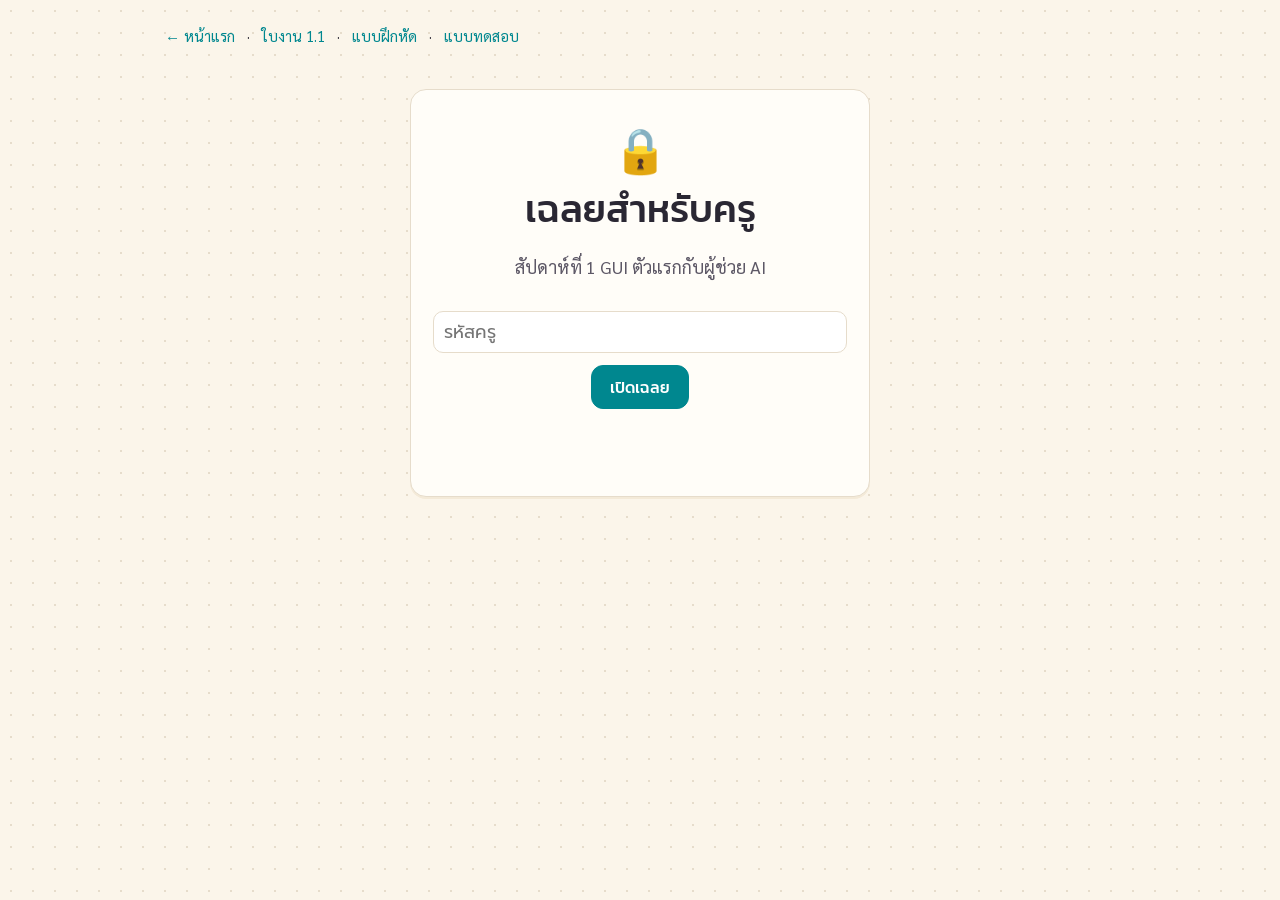
<file: w01/answers.html>
<!DOCTYPE html>
<html lang="th">
<head>
<meta charset="UTF-8">
<meta name="viewport" content="width=device-width, initial-scale=1.0">
<meta name="robots" content="noindex">
<title>เฉลยและคู่มือครู สัปดาห์ที่ 1</title>
<meta name="description" content="เฉลยแบบฝึกหัด แบบทดสอบ ใบงาน และคู่มือครู สัปดาห์ที่ 1 (ต้องใช้รหัสครู)">
<link rel="preconnect" href="https://fonts.googleapis.com">
<link rel="preconnect" href="https://fonts.gstatic.com" crossorigin>
<link href="https://fonts.googleapis.com/css2?family=Kanit:wght@400;500&family=Sarabun:wght@400;700&family=Prompt:wght@400;500;700&family=Courier+Prime:wght@400;700&display=swap" rel="stylesheet">
<link rel="stylesheet" href="../assets/css/theme.css">
<link rel="stylesheet" href="../assets/css/sims.css">
<link rel="stylesheet" href="../assets/css/code.css">
<style>
    .gate-box { max-width: 460px; margin: 40px auto; text-align: center; }
    .gate-box input { width: 100%; margin: 12px 0; font-family: var(--font-body); }
    .ans-q { padding: 10px 0; border-bottom: 1px dashed var(--line); }
    .ans-q .stem b.n { font-family: var(--font-display); color: var(--teal); }
    .ans-q ol { list-style: none; padding: 0; margin: 4px 0; display: grid; grid-template-columns: 1fr 1fr; gap: 2px 14px; }
    .ans-q li.key { color: var(--green); font-weight: 700; }
    .ans-q li.key::after { content: ' ✓'; }
    .ex-row { display: grid; grid-template-columns: 2.2em 1fr 1.2fr; gap: 10px; padding: 8px 0; border-bottom: 1px dashed var(--line); align-items: start; }
    .ex-row .a { font-weight: 700; color: var(--green); }
    .ex-row .how { font-size: 15.5px; color: var(--ink-soft); }
    .keytable { border-collapse: collapse; width: 100%; font-family: var(--font-mono); }
    .keytable td, .keytable th { border: 1px solid var(--line); text-align: center; padding: 4px; }
    .keytable th { background: var(--cream-deep); font-family: var(--font-display); font-weight: 500; }
    @media (max-width: 620px) { .ex-row { grid-template-columns: 2em 1fr; } .ex-row .how { grid-column: 2; } .ans-q ol { grid-template-columns: 1fr; } }
    @media print {
        body[data-only="quiz"] #exKey, body[data-only="ex"] #quizKey, body[data-only="ex"] #quickKey { display: none; }
        #exKey { break-before: page; }
        #wsKey { break-before: page; } body[data-only="quiz"] #wsKey { display: none; }
        body[data-only="ex"] #exKey { break-before: auto; }
        .ex-row, .ans-q { break-inside: avoid; }
        .ex-row .how { font-size: 11pt; }
    }
</style>
</head>
<body class="doc">
<div class="doc-wrap">
    <nav class="topbar no-print">
        <a href="../index.html">← หน้าแรก</a> · <a href="lab.html">ใบงาน 1.1</a> · <a href="exercises.html">แบบฝึกหัด</a> · <a href="quiz.html">แบบทดสอบ</a>
    </nav>

    <section class="card gate-box" id="gate">
        <div class="icon" style="font-size:44px">🔒</div>
        <h1>เฉลยสำหรับครู</h1>
        <p class="muted">สัปดาห์ที่ 1 GUI ตัวแรกกับผู้ช่วย AI</p>
        <input type="password" id="pw" placeholder="รหัสครู" autocomplete="off" aria-label="รหัสครู">
        <button class="btn" type="button" id="open">เปิดเฉลย</button>
        <p id="msg" style="min-height:1.6em"></p>
    </section>

    <div id="content" hidden>
        <header class="card no-print">
            <h1>เฉลย + คู่มือครู สัปดาห์ที่ 1</h1>
            <div class="btn-row">
                <button class="btn" type="button" data-print="all">🖨 พิมพ์เฉลยทั้งหมด</button>
                <button class="btn ghost" type="button" data-print="quiz">🖨 เฉพาะแบบทดสอบ</button>
                <button class="btn ghost" type="button" data-print="ex">🖨 เฉพาะแบบฝึกหัด</button>
            </div>
        </header>
        <section class="card" id="quickKey"></section>
        <section class="card" id="quizKey"></section>
        <section class="card" id="exKey"></section>
        <section class="card" id="wsKey"></section>
    </div>
</div>

<script src="../assets/js/common.js"></script>
<script src="../assets/js/gates.js"></script>
<script src="quiz-data.js"></script>
<script src="exercises-data.js"></script>
<script src="answers.enc.js"></script>
<script src="../assets/js/code.js"></script>
<script>
/* ===========================================
   หน้าเฉลยครู: ถอดรหัส answers.enc.js ด้วยรหัสครู แล้วสร้างเฉลยจากไฟล์โจทย์
   =========================================== */
(function () {
    const C = LessonCommon, TH = ['ก', 'ข', 'ค', 'ง'];
    const OBJ = { 1: 'จุดประสงค์ข้อ 1 สถาปัตยกรรม GUI และโครงหน้าต่าง', 2: 'จุดประสงค์ข้อ 2 ติดตั้งเครื่องมือ', 3: 'จุดประสงค์ข้อ 3 widget พื้นฐานและการสั่ง AI', 4: 'จุดประสงค์ข้อ 4 ทดสอบและแก้ข้อผิดพลาดจาก Traceback', 5: 'จุดประสงค์ข้อ 5 ใช้ AI อย่างรับผิดชอบ' };

    function render(key) {
        const Q = QUIZ.questions;
        // ตารางเฉลยย่อ
        const cells = Q.map((q, i) => `<td>${i + 1}</td><td><b>${TH[key.quiz[q.id].correct]}</b></td>`);
        let rows = '';
        for (let i = 0; i < 10; i++) rows += `<tr>${cells[i]}${cells[i + 10]}</tr>`;
        document.getElementById('quickKey').innerHTML = `<h2>เฉลยย่อ แบบทดสอบ 20 ข้อ</h2>
            <table class="keytable"><tr><th>ข้อ</th><th>ตอบ</th><th>ข้อ</th><th>ตอบ</th></tr>${rows}</table>
            <p class="muted" style="margin:8px 0 0">ข้อ 1–5 วัด${OBJ[1]} · ข้อ 6–8 วัด${OBJ[2]} · ข้อ 9–14 วัด${OBJ[3]} · ข้อ 15–18 วัด${OBJ[4]} · ข้อ 19–20 วัด${OBJ[5]}</p>`;

        document.getElementById('quizKey').innerHTML = '<h2>เฉลยแบบทดสอบ พร้อมคำอธิบาย</h2>' + Q.map((q, i) => {
            const k = key.quiz[q.id];
            return `<div class="ans-q"><div class="stem"><b class="n">${i + 1}.</b> ${q.q} <span class="chip">${q.topic}</span></div>
                <ol>${q.choices.map((c, j) => `<li class="${j === k.correct ? 'key' : ''}">${TH[j]}. ${c}</li>`).join('')}</ol>
                <div class="note">${k.explain}</div></div>`;
        }).join('');

        let html = '<h2>เฉลยแบบฝึกหัด</h2>';
        EXERCISES.sets.forEach(set => {
            html += `<h2 style="margin-top:18px;color:var(--orange)">${set.title}</h2>`;
            set.parts.forEach(p => {
                html += `<h3 style="color:var(--teal)">${p.title}</h3>`;
                p.items.forEach((it, i) => {
                    const a = key.ex[it.id];
                    let q, ans = C.esc(a.answer);
                    if (it.type === 'conv') q = `<span class="mono">${C.esc(it.value)}<sub>${it.from}</sub></span> → ฐาน ${it.to}`;
                    else if (it.type === 'tt') {
                        const rows = it.gate === 'NOT' ? [[0], [1]] : [[0, 0], [0, 1], [1, 0], [1, 1]];
                        q = `<b>${it.gate} gate</b>`;
                        ans = `<table class="tt"><tr>${it.gate === 'NOT' ? '<th>A</th>' : '<th>A</th><th>B</th>'}<th>Q</th></tr>${rows.map((r, j) => `<tr>${r.map(v => `<td>${v}</td>`).join('')}<td><b>${a.answer[j]}</b></td></tr>`).join('')}</table>`;
                    }
                    else if (it.gate) q = Gates.svg(it.gate, { labels: false });
                    else q = it.q;
                    if (it.code) q += `<pre class="code">${C.esc(it.code)}</pre>`;
                    if (it.type === 'conv') ans += `<sub>${it.to}</sub>`;
                    html += `<div class="ex-row"><span class="muted">${i + 1}.</span><div>${q}<div class="a">ตอบ: ${ans}</div></div><div class="how">${a.explain || ''}</div></div>`;
                });
            });
        });
        document.getElementById('exKey').innerHTML = html;
        document.getElementById('wsKey').innerHTML = key.ws ? '<h2>แนวคำตอบใบงาน 1.1 และคู่มือครู</h2>' + key.ws : '';
        if (window.CodeHL) CodeHL.render(document.getElementById('content'));
    }

    async function open() {
        const msg = document.getElementById('msg');
        msg.textContent = 'กำลังถอดรหัส…';
        try {
            const key = await C.decryptAnswers(window.ANSWERS_ENC, document.getElementById('pw').value);
            render(key);
            document.getElementById('gate').hidden = true;
            document.getElementById('content').hidden = false;
        } catch (e) {
            msg.innerHTML = e.message === 'NO_CRYPTO'
                ? '<span class="bad">เบราว์เซอร์นี้ไม่รองรับการถอดรหัส ลองเปิดผ่าน https หรือ Chrome รุ่นใหม่</span>'
                : '<span class="bad">รหัสไม่ถูกต้อง</span>';
        }
    }

    document.getElementById('open').addEventListener('click', open);
    document.getElementById('pw').addEventListener('keydown', e => { if (e.key === 'Enter') open(); });
    document.addEventListener('click', e => {
        const b = e.target.closest('[data-print]'); if (!b) return;
        if (b.dataset.print === 'all') delete document.body.dataset.only; else document.body.dataset.only = b.dataset.print;
        window.print();
    });
    window.addEventListener('afterprint', () => delete document.body.dataset.only);
})();
</script>
</body>
</html>
</file>
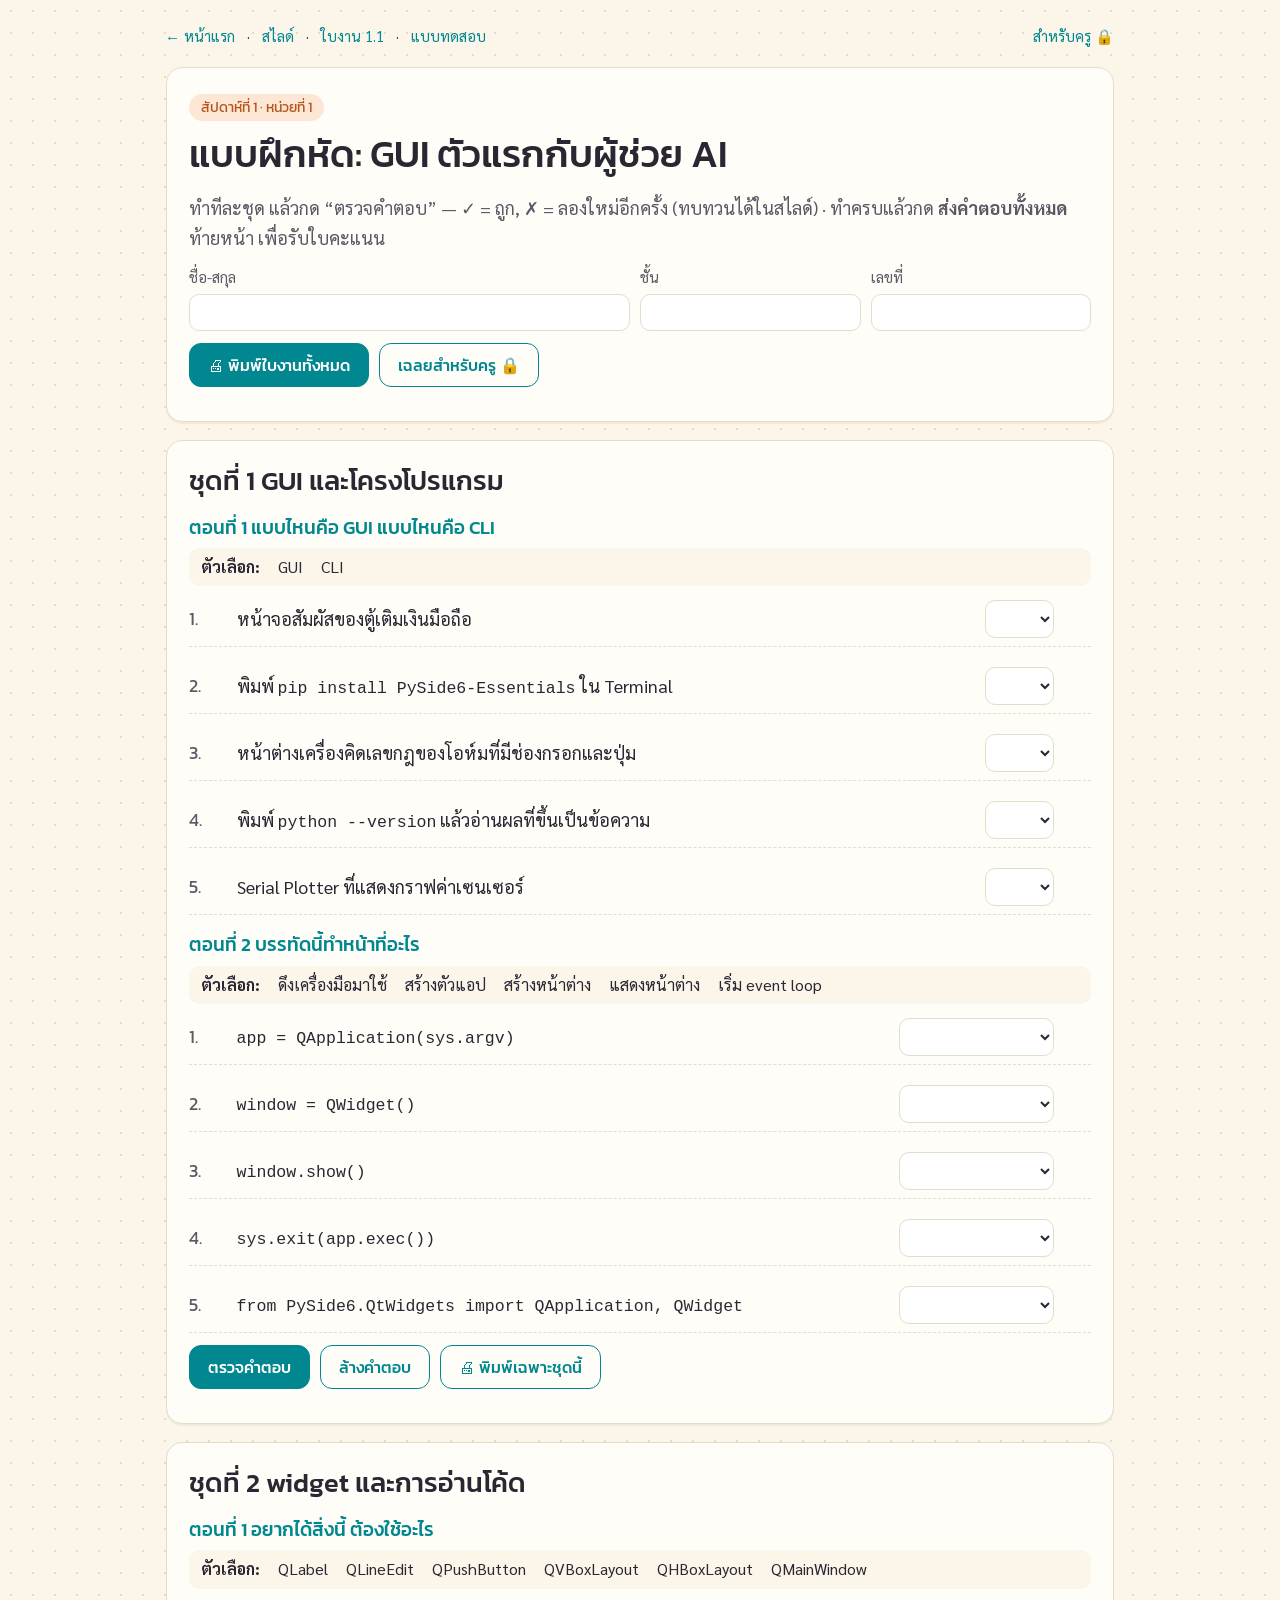
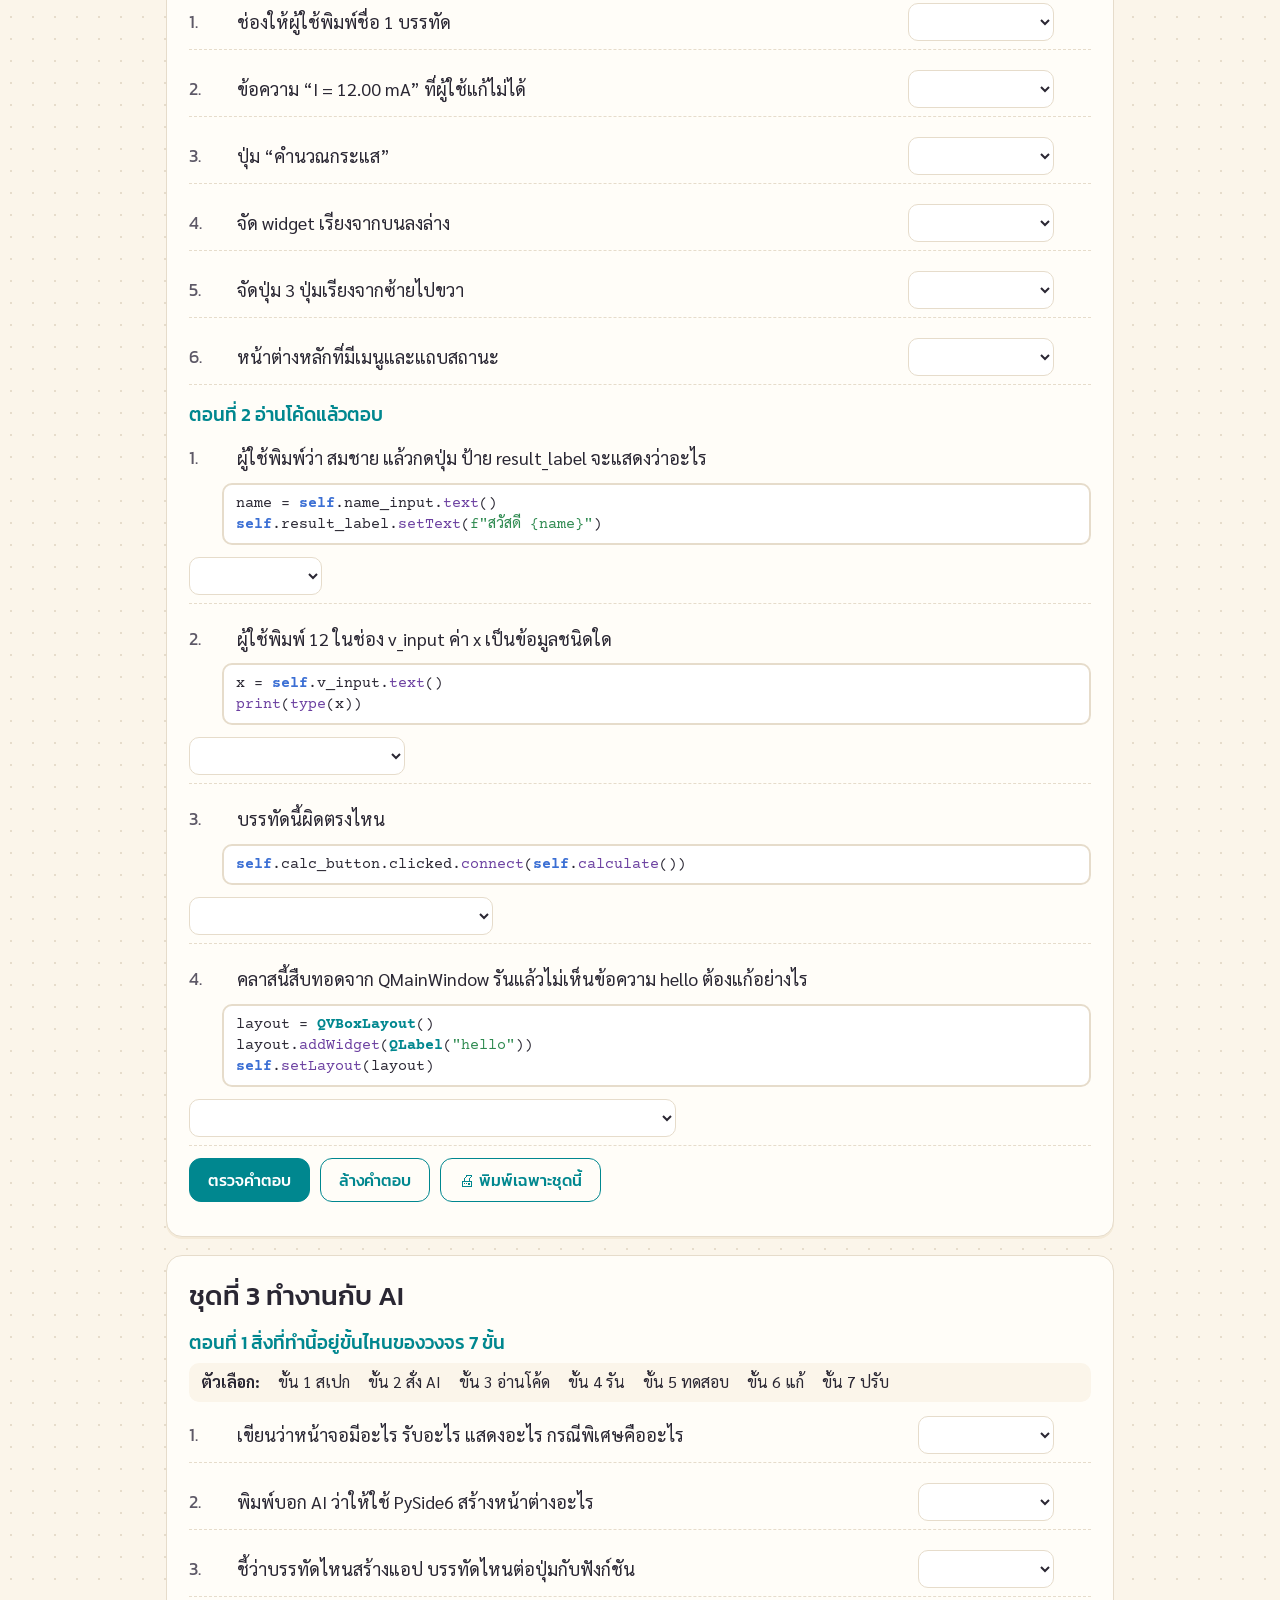
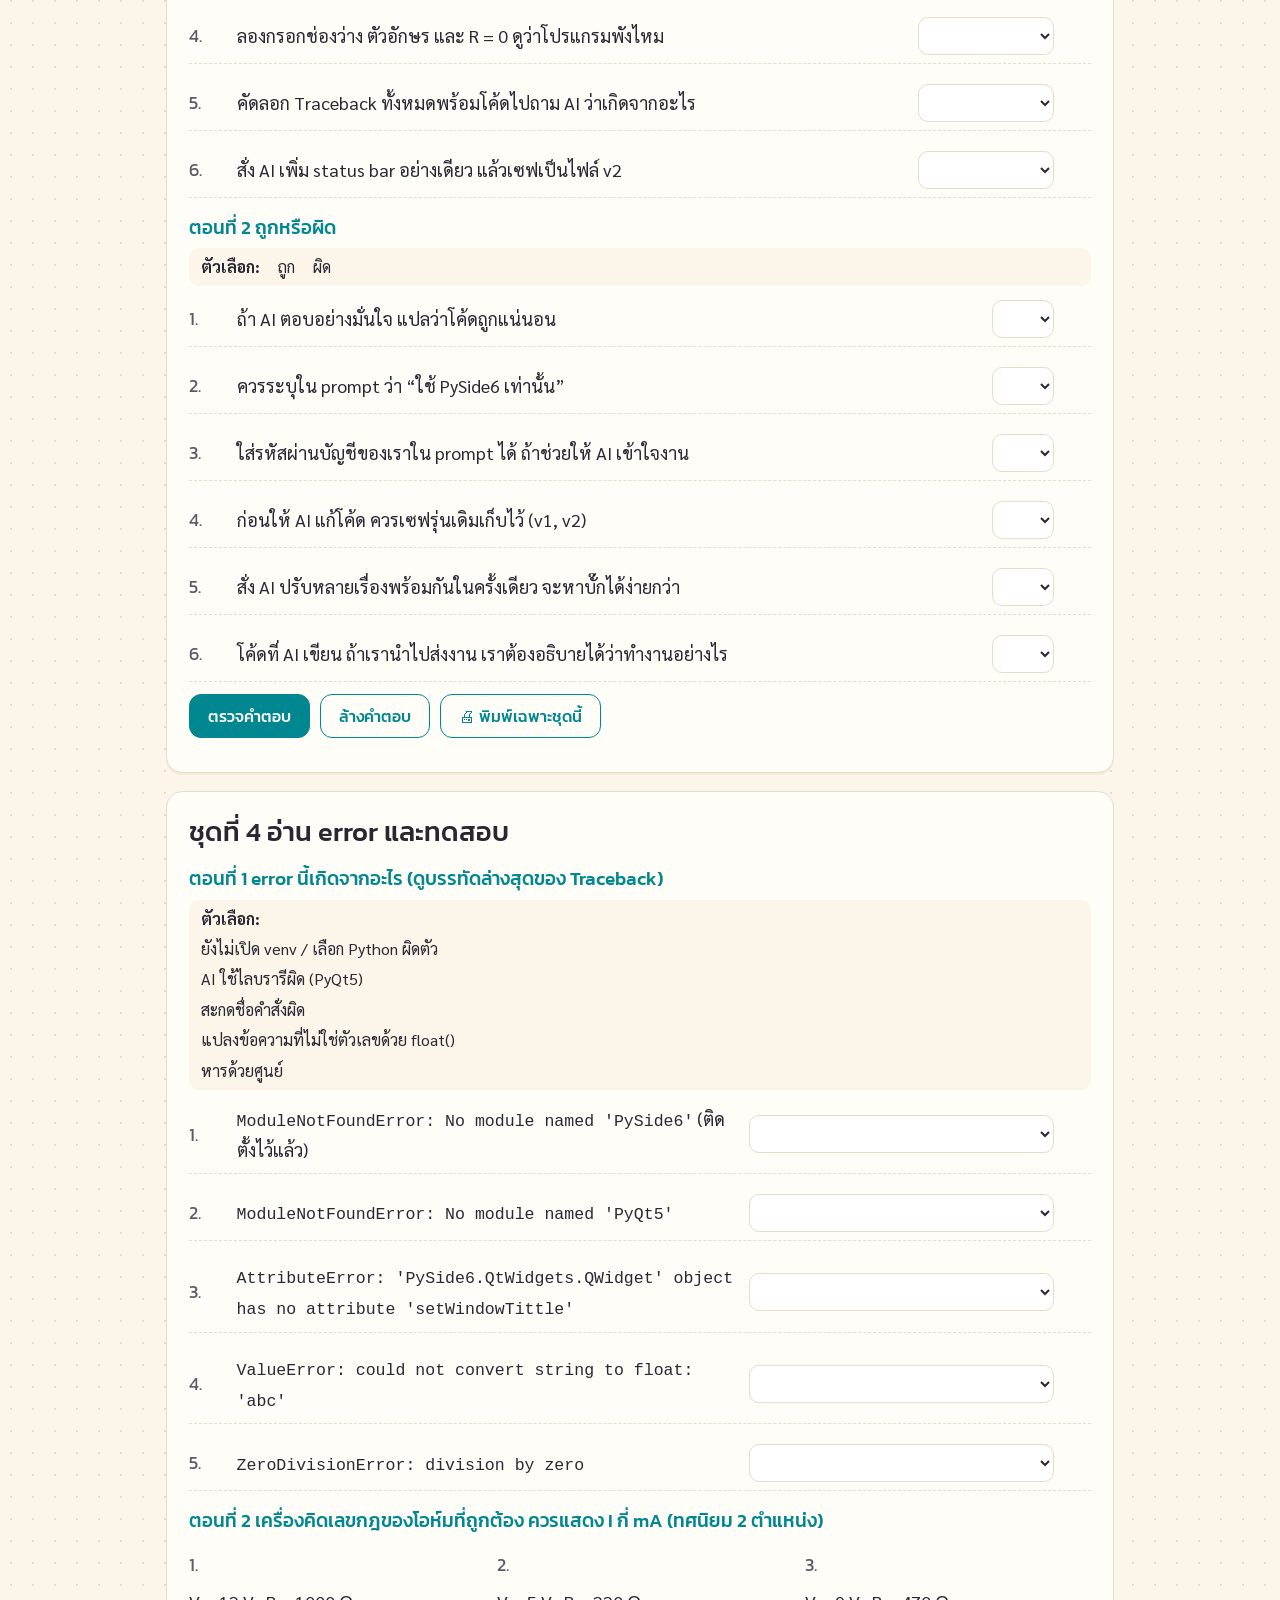
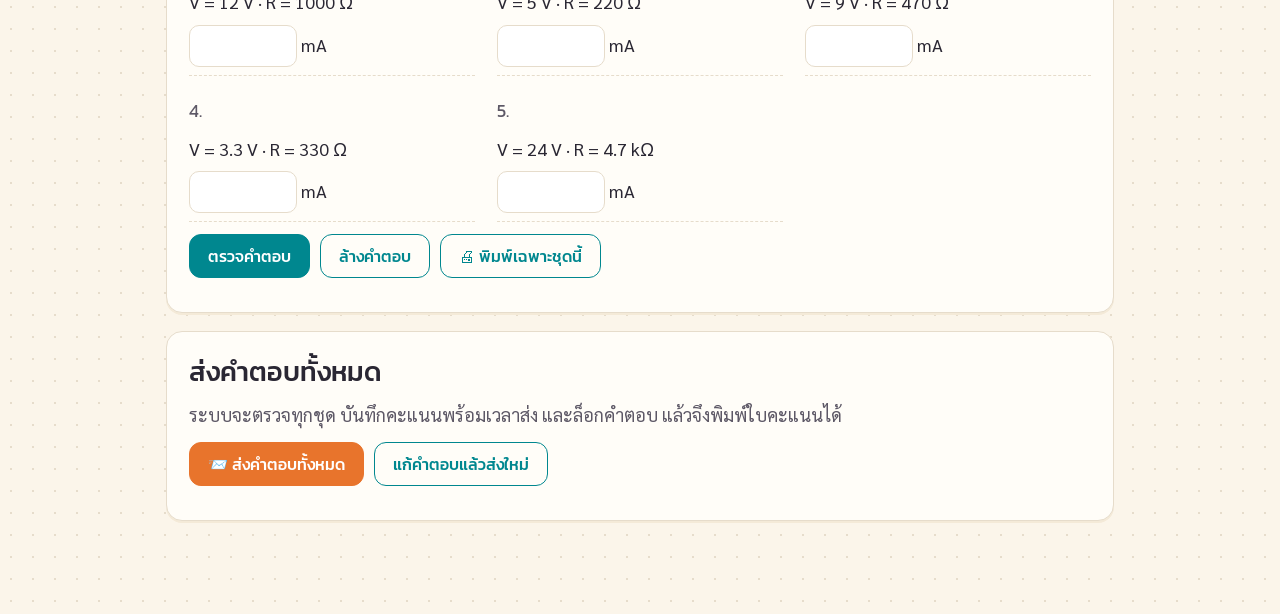
<file: w01/exercises.html>
<!DOCTYPE html>
<html lang="th">
<head>
<meta charset="UTF-8">
<meta name="viewport" content="width=device-width, initial-scale=1.0">
<title>แบบฝึกหัด สัปดาห์ที่ 1 GUI ตัวแรกกับผู้ช่วย AI</title>
<meta name="description" content="แบบฝึกหัด สัปดาห์ที่ 1 GUI ตัวแรกกับผู้ช่วย AI วิชาเทคนิคการอินเตอร์เฟซ GUI widget การอ่านโค้ด การทำงานกับ AI และการอ่าน error ตรวจคำตอบทันทีและพิมพ์เป็นใบงานได้">
<link rel="preconnect" href="https://fonts.googleapis.com">
<link rel="preconnect" href="https://fonts.gstatic.com" crossorigin>
<link href="https://fonts.googleapis.com/css2?family=Kanit:wght@400;500&family=Sarabun:wght@400;700&family=Prompt:wght@400;500;700&family=Courier+Prime:wght@400;700&display=swap" rel="stylesheet">
<link rel="stylesheet" href="../assets/css/theme.css">
<link rel="stylesheet" href="../assets/css/sims.css">
<link rel="stylesheet" href="../assets/css/code.css">
<style>
    .set-head { display: flex; flex-wrap: wrap; align-items: center; gap: 10px; justify-content: space-between; }
    .part { margin-top: 18px; }
    .part h3 { color: var(--teal); }
    .items { display: grid; grid-template-columns: repeat(auto-fill, minmax(270px, 1fr)); gap: 12px 22px; }
    .items.wide { grid-template-columns: 1fr; }
    .item { display: flex; align-items: center; flex-wrap: wrap; gap: 8px; padding: 8px 0; border-bottom: 1px dashed var(--line); }
    .item .no { font-family: var(--font-display); color: var(--ink-soft); min-width: 2.2em; }
    .item .val { font-family: var(--font-mono); font-size: 19px; }
    .item input[type=text] { width: 7.5em; }
    .item.conv { flex-wrap: nowrap; white-space: nowrap; }
    .item select { max-width: 100%; }
    .item.sym { flex-direction: column; align-items: flex-start; }
    .item.tt { flex-direction: column; align-items: flex-start; }
    .item .fig { flex: 0 0 calc(100% - 3em); max-width: 330px; margin: 2px 0 4px; align-self: flex-start; }
    .item:has(.fig) { align-items: flex-start; }
    .item.num .numin { white-space: nowrap; }
    .item.num input[type=text] { width: 6em; }
    .item .qtext { flex: 1 1 260px; }
    .item.cq { align-items: flex-start; }
    .iopts { display: none; }
    @media print { .iopts { display: flex; flex-wrap: wrap; gap: 1mm 8mm; margin: 0 0 1mm 2.2em; flex: 1 1 100%; font-size: 11.5pt; } .item.cq select { display: none; } .item.cq { break-inside: avoid; } }
    .item.cq pre.code { flex: 1 1 100%; margin: 2px 0 4px 2.2em; font-size: 15px; }
    .feedback { font-weight: 600; min-width: 1.6em; }
    .score { font-family: var(--font-display); font-size: 18px; }
    .tt select { width: 3.6em; font-family: var(--font-mono); }
    .opts { display: flex; flex-wrap: wrap; gap: 4px 18px; font-size: 16px; background: var(--cream); border-radius: 10px; padding: 6px 12px; margin-bottom: 6px; }
    .opts.col { flex-direction: column; }
    .who { display: grid; grid-template-columns: 2fr 1fr 1fr; gap: 10px; }
    .who label { display: flex; flex-direction: column; font-size: 15px; color: var(--ink-soft); gap: 4px; }
    .who input { width: 100%; }
    .btn:disabled { opacity: .45; cursor: not-allowed; }
    #result .big { font: 500 40px var(--font-display); color: var(--teal); }
    @media (max-width: 620px) { .who { grid-template-columns: 1fr 1fr; } .who label:first-child { grid-column: 1 / -1; } }
    .random-note { display: none; }
    .random .random-note { display: block; }
    .sheet-head { border: 1.5px solid #000; padding: 8px 12px; margin-bottom: 8mm; font-size: 12.5pt; }
    .sheet-head .line { display: flex; gap: 16px; flex-wrap: wrap; margin-top: 4px; }
    .sheet-head .line span { white-space: nowrap; }
    @media (max-width: 560px) { .items { grid-template-columns: 1fr; } }
    @media print {
        .set + .set { break-before: page; }
        body[data-print-set] .set { display: none; }
        body[data-print-set="s1"] .set[data-set="s1"], body[data-print-set="s2"] .set[data-set="s2"],
        body[data-print-set="s3"] .set[data-set="s3"], body[data-print-set="s4"] .set[data-set="s4"],
        body[data-print-set="s5"] .set[data-set="s5"] { display: block; break-before: auto; }
        .items { grid-template-columns: 1fr 1fr; gap: 2mm 10mm; }
        .items.wide { grid-template-columns: 1fr; }
        .item { padding: 2.5mm 0; border-bottom: none; }
        .doc .item input[type=text] { width: 34mm; }
        .doc .item select { min-width: 30mm; }
        .doc .tt select { min-width: 12mm; width: 12mm; }
        .score { display: none; }
        .opts { background: none; border: 1px solid #999; font-size: 12pt; }
        .part { break-inside: avoid; }
        .item.sym .gate-svg { margin: 1mm 0; }
        .gate-svg { width: 34mm; height: 17mm; }
        .diode-svg { width: 36mm; height: 18mm; }
        .item .fig { max-width: 62mm; }
        .item:has(.fig) { break-inside: avoid; }
        .doc .item.num input[type=text] { width: 24mm; }
    }
</style>
</head>
<body class="doc">
<div class="doc-wrap">
    <nav class="topbar no-print">
        <a href="../index.html">← หน้าแรก</a> · <a href="slides.html">สไลด์</a> · <a href="lab.html">ใบงาน 1.1</a> · <a href="quiz.html">แบบทดสอบ</a>
        <span class="spacer"></span>
        <a href="answers.html">สำหรับครู 🔒</a>
    </nav>

    <!-- หัวกระดาษใบงาน (แสดงเฉพาะตอนพิมพ์) -->
    <div class="sheet-head print-only">
        <b>แบบฝึกหัด สัปดาห์ที่ 1 GUI ตัวแรกกับผู้ช่วย AI</b> · วิชาเทคนิคการอินเตอร์เฟซ
        <div class="line"><span>ชื่อ-สกุล ......................................................</span><span>ชั้น ...............</span><span>เลขที่ ........</span></div>
        <div class="line"><span>วันที่ ......../......../........</span><span>คะแนนที่ได้ ............ / <span class="total-print"></span></span></div>
    </div>

    <header class="card no-print">
        <span class="chip orange">สัปดาห์ที่ 1 · หน่วยที่ 1</span>
        <h1 style="margin-top:8px">แบบฝึกหัด: GUI ตัวแรกกับผู้ช่วย AI</h1>
        <p class="muted" style="margin:0 0 12px">ทำทีละชุด แล้วกด “ตรวจคำตอบ” — ✓ = ถูก, ✗ = ลองใหม่อีกครั้ง (ทบทวนได้ในสไลด์) · ทำครบแล้วกด <b>ส่งคำตอบทั้งหมด</b> ท้ายหน้า เพื่อรับใบคะแนน</p>
        <div class="who">
            <label>ชื่อ-สกุล <input class="name-field" type="text" id="name" autocomplete="name"></label>
            <label>ชั้น <input class="name-field" type="text" id="room"></label>
            <label>เลขที่ <input class="name-field" type="text" id="no" inputmode="numeric"></label>
        </div>
        <div class="btn-row">
            <button class="btn" type="button" data-print="all">🖨 พิมพ์ใบงานทั้งหมด</button>
            <a class="btn ghost" href="answers.html">เฉลยสำหรับครู 🔒</a>
        </div>
    </header>

    <main id="sets"></main>

    <section class="card no-print" id="submitBox">
        <h2>ส่งคำตอบทั้งหมด</h2>
        <p class="muted" style="margin:0 0 6px">ระบบจะตรวจทุกชุด บันทึกคะแนนพร้อมเวลาส่ง และล็อกคำตอบ แล้วจึงพิมพ์ใบคะแนนได้</p>
        <div class="btn-row">
            <button class="btn orange" type="button" id="submitAll">📨 ส่งคำตอบทั้งหมด</button>
            <button class="btn ghost" type="button" id="unlockAll" hidden>แก้คำตอบแล้วส่งใหม่</button>
        </div>
        <div id="result" aria-live="polite"></div>
    </section>

    <!-- ใบรายงานคะแนน (สร้างหลังกดส่ง แสดงบนจอและพิมพ์ได้) -->
    <section class="score-sheet" id="scoreSheet" hidden aria-label="ใบรายงานคะแนน"></section>
</div>

<script src="../assets/js/common.js"></script>
<script src="../assets/js/gates.js"></script>
<script src="../assets/js/code.js"></script>
<script src="exercises-data.js"></script>
<script src="check-data.js"></script>
<script src="../assets/js/scoresheet.js"></script>
<script>
/* ===========================================
   แบบฝึกหัด: สร้างโจทย์จาก exercises-data.js, ตรวจคำตอบด้วยค่าแฮชใน check-data.js
   =========================================== */
(function () {
    const C = LessonCommon, E = window.EXERCISES, H = window.CHECK;
    const root = document.getElementById('sets');
    const TH = ['ก', 'ข', 'ค', 'ง', 'จ', 'ฉ'];
    let total = 0;

    function convLabel(it) {
        return `<span class="val">${C.esc(it.value)}<sub>${it.from}</sub></span> → ฐาน ${it.to} =`;
    }

    function itemHTML(it, n) {
        const no = `<span class="no">${n}.</span>`;
        const fig = it.fig ? `<span class="fig" data-loop="${it.fig}"></span>` : '';
        if (it.type === 'conv') {
            return `<div class="item conv" data-id="${it.id}">${no}${convLabel(it)}
                <input type="text" inputmode="text" autocomplete="off" aria-label="คำตอบข้อ ${n}"><sub>${it.to}</sub><span class="feedback"></span></div>`;
        }
        if (it.type === 'tt') {
            const rows = it.gate === 'NOT' ? [[0], [1]] : [[0, 0], [0, 1], [1, 0], [1, 1]];
            const head = it.gate === 'NOT' ? '<th>A</th><th>Q</th>' : '<th>A</th><th>B</th><th>Q</th>';
            const body = rows.map(r => `<tr>${r.map(v => `<td>${v}</td>`).join('')}<td><select aria-label="Q"><option value=""></option><option>0</option><option>1</option></select></td></tr>`).join('');
            return `<div class="item tt" data-id="${it.id}" data-tt="${it.gate}"><div>${no}<b>${it.gate} gate</b> <span class="feedback"></span></div>
                <table class="tt"><tr>${head}</tr>${body}</table></div>`;
        }
        if (it.type === 'num') {
            return `<div class="item num" data-id="${it.id}" data-dp="${it.dp || 0}">${no}${fig}<span class="qtext">${it.q}</span>
                <span class="numin"><input type="text" inputmode="decimal" autocomplete="off" aria-label="คำตอบข้อ ${n}"> ${it.unit || ''}</span><span class="feedback"></span></div>`;
        }
        const opts = '<option value=""></option>' + it.options.map(o => `<option>${C.esc(o)}</option>`).join('');
        if (it.sym) {
            return `<div class="item sym" data-id="${it.id}">${no}<span data-diode="${it.sym}" data-cls="diode-svg"></span>
                <span><select aria-label="ชนิดไดโอดข้อ ${n}">${opts}</select> <span class="feedback"></span></span></div>`;
        }
        if (it.gate) {
            return `<div class="item sym" data-id="${it.id}">${no}<span data-gate="${it.gate}"></span>
                <span><select aria-label="ชื่อเกตข้อ ${n}">${opts}</select> <span class="feedback"></span></span></div>`;
        }
        if (it.code) {
            return `<div class="item cq" data-id="${it.id}">${no}<span class="qtext">${it.q}</span><pre class="code">${C.esc(it.code)}</pre>
                <div class="iopts">${it.options.map(o => `<span>☐ ${C.esc(o)}</span>`).join('')}</div><select aria-label="คำตอบข้อ ${n}">${opts}</select><span class="feedback"></span></div>`;
        }
        return `<div class="item" data-id="${it.id}">${no}${fig}<span class="qtext">${it.q}</span>
            <select aria-label="คำตอบข้อ ${n}">${opts}</select><span class="feedback"></span></div>`;
    }

    function partHTML(p) {
        const wide = p.items.some(it => it.code || !it.fig && ((it.type === 'pick' && !it.gate && !it.sym && (it.q || '').length > 26) || (it.type === 'num' && (it.q || '').length > 26)));
        let n = 0;
        // ตัวเลือกที่ใช้ร่วมกันทั้งตอน แสดงเป็นรายการ (จำเป็นตอนพิมพ์ เพราะกระดาษมองไม่เห็นในช่องเลือก)
        const o = p.items[0].options;
        const shared = o && p.items.every(it => it.options && it.options.join('|') === o.join('|'));
        const optList = shared ? `<div class="opts${o.some(x => x.length > 20) ? ' col' : ''}"><b>ตัวเลือก:</b> ${o.map(x => `<span>${C.esc(x)}</span>`).join('')}</div>` : '';
        return `<div class="part"><h3>${p.title}</h3>${optList}<div class="items${wide ? ' wide' : ''}">${p.items.map(it => itemHTML(it, ++n)).join('')}</div></div>`;
    }

    function countItems(set) {
        return set.parts.reduce((a, p) => a + p.items.reduce((b, it) => b + (it.type === 'tt' ? (it.gate === 'NOT' ? 2 : 4) : 1), 0), 0);
    }

    function renderSet(set) {
        const sec = document.createElement('section');
        sec.className = 'card set';
        sec.dataset.set = set.id;
        const max = countItems(set);
        total += max;
        sec.innerHTML = `
            <div class="set-head"><h2 style="margin:0">${set.title}</h2><span class="score" aria-live="polite"></span></div>
            <p class="note random-note no-print">โหมดฝึกเพิ่ม: โจทย์สุ่มใหม่ ตรวจแล้วจะแสดงคำตอบที่ถูกให้ด้วย</p>
            <div class="parts">${set.parts.map(partHTML).join('')}</div>
            <div class="btn-row">
                <button class="btn" type="button" data-act="check">ตรวจคำตอบ</button>
                <button class="btn ghost" type="button" data-act="clear">ล้างคำตอบ</button>
                ${set.random ? '<button class="btn orange" type="button" data-act="random">🎲 สุ่มโจทย์ใหม่ (ฝึกเพิ่ม)</button><button class="btn ghost" type="button" data-act="std">กลับไปโจทย์ชุดมาตรฐาน</button>' : ''}
                <button class="btn ghost" type="button" data-print="${set.id}">🖨 พิมพ์เฉพาะชุดนี้</button>
            </div>`;
        sec.dataset.max = max;
        root.appendChild(sec);
        Gates.render(sec);
        if (window.CodeHL) CodeHL.render(sec);
    }

    /* --- ตรวจคำตอบ --- */
    function mark(el, ok) {
        el.classList.toggle('is-ok', ok === true);
        el.classList.toggle('is-bad', ok === false);
    }

    function checkSet(sec) {
        let got = 0;
        const random = sec.classList.contains('random');
        sec.querySelectorAll('.item').forEach(div => {
            const fb = div.querySelector('.feedback');
            if (div.classList.contains('tt')) {
                const fn = Gates.FN[div.dataset.tt];
                let all = true;
                div.querySelectorAll('tr').forEach((tr, i) => {
                    if (i === 0) return;
                    const ins = Array.from(tr.querySelectorAll('td')).slice(0, -1).map(td => +td.textContent);
                    const sel = tr.querySelector('select');
                    if (sel.value === '') { mark(sel, null); all = false; return; }
                    const ok = +sel.value === fn(...ins);
                    mark(sel, ok); if (ok) got++; else all = false;
                });
                fb.innerHTML = all ? '<span class="ok">✓</span>' : '';
                return;
            }
            const inp = div.querySelector('input, select');
            if (inp.value.trim() === '') { mark(inp, null); fb.textContent = ''; return; }
            let ok;
            if (random) {
                ok = C.norm(inp.value) === C.norm(div.dataset.ans);
            } else {
                const v = div.classList.contains('num') ? C.numNorm(inp.value, +div.dataset.dp) : inp.value;
                const h = H.h[div.dataset.id];
                ok = v !== '' && (Array.isArray(h) ? h : [h]).includes(C.answerHash(H.salt, div.dataset.id, v));
            }
            mark(inp, ok);
            if (ok) got++;
            fb.innerHTML = ok ? '<span class="ok">✓</span>' : '<span class="bad">✗</span>' + (random ? ` <span class="muted">(${C.esc(div.dataset.ans)})</span>` : '');
        });
        sec.querySelector('.score').textContent = `ได้ ${got} / ${sec.dataset.max} คะแนน`;
        return got;
    }

    function clearSet(sec) {
        sec.querySelectorAll('input, select').forEach(i => { i.value = ''; mark(i, null); });
        sec.querySelectorAll('.feedback').forEach(f => f.textContent = '');
        sec.querySelector('.score').textContent = '';
    }

    /* --- โหมดสุ่มโจทย์ชุดที่ 1 (คำตอบคำนวณจากโจทย์) --- */
    function randomItems() {
        const r = (a, b) => a + Math.floor(Math.random() * (b - a + 1));
        const kinds = [
            () => ({ value: String(r(10, 255)), from: 10, to: 2 }),
            () => ({ value: String(r(10, 255)), from: 10, to: 2 }),
            () => ({ value: String(r(20, 120)), from: 10, to: [3, 4, 5, 8][r(0, 3)] }),
            () => ({ value: r(5, 255).toString(2), from: 2, to: 10 }),
            () => ({ value: r(5, 255).toString(2), from: 2, to: 10 }),
            () => { const b = [3, 5, 8][r(0, 2)]; return { value: r(20, 400).toString(b), from: b, to: 10 }; },
            () => ({ value: String(r(30, 999)), from: 10, to: 16 }),
            () => ({ value: r(16, 4095).toString(16).toUpperCase(), from: 16, to: 10 }),
            () => ({ value: r(16, 255).toString(2), from: 2, to: 16 }),
            () => ({ value: r(16, 255).toString(16).toUpperCase(), from: 16, to: 2 }),
            () => ({ value: String(r(256, 2000)), from: 10, to: 16 }),
            () => ({ value: r(256, 4095).toString(16).toUpperCase(), from: 16, to: 10 })
        ];
        return kinds.map((k, i) => Object.assign({ id: 'r' + i, type: 'conv' }, k()));
    }

    function setRandom(sec, on) {
        const set = E.sets.find(s => s.id === sec.dataset.set);
        const items = on ? randomItems() : set.parts[0].items;
        sec.classList.toggle('random', on);
        const part = { title: set.parts[0].title, items };
        sec.querySelector('.parts').innerHTML = partHTML(part);
        if (on) items.forEach(it => {
            sec.querySelector(`[data-id="${it.id}"]`).dataset.ans = parseInt(it.value, it.from).toString(it.to).toUpperCase();
        });
        sec.querySelector('.score').textContent = '';
    }

    /* --- พิมพ์ใบงาน (ช่องคำตอบว่าง) --- */
    function printSheet(which) {
        document.body.classList.add('print-blank');
        if (which !== 'all') document.body.dataset.printSet = which; else delete document.body.dataset.printSet;
        const max = which === 'all' ? total : +root.querySelector(`[data-set="${which}"]`).dataset.max;
        document.querySelector('.total-print').textContent = max;
        // โหมดสุ่มไม่ตรงกับเฉลย จึงกลับไปโจทย์มาตรฐานก่อนพิมพ์
        root.querySelectorAll('.set.random').forEach(sec => setRandom(sec, false));
        window.print();
    }
    window.addEventListener('afterprint', () => { document.body.classList.remove('print-blank'); delete document.body.dataset.printSet; });

    E.sets.forEach(renderSet);
    document.querySelector('.total-print').textContent = total;

    /* --- ส่งคำตอบทั้งหมด: ตรวจทุกชุด บันทึกคะแนน+เวลา ล็อกคำตอบ แล้วสร้างใบคะแนน --- */
    let loadedAt = Date.now(), startedAt = null, confirmBlank = false, locked = false;
    root.addEventListener('input', () => { if (!startedAt) startedAt = Date.now(); confirmBlank = false; });
    root.addEventListener('change', () => { if (!startedAt) startedAt = Date.now(); confirmBlank = false; });
    const resBox = document.getElementById('result');
    const who = () => ({ name: document.getElementById('name').value.trim(), room: document.getElementById('room').value.trim(), no: document.getElementById('no').value.trim() });

    function setLocked(on) {
        locked = on;
        root.classList.toggle('locked', on);
        root.querySelectorAll('input, select').forEach(i => { i.disabled = on; });
        root.querySelectorAll('[data-act]').forEach(b => { b.disabled = on; });
        ['name', 'room', 'no'].forEach(id => { document.getElementById(id).disabled = on; });
        document.getElementById('submitAll').disabled = on;
        document.getElementById('unlockAll').hidden = !on;
    }

    function submitAll() {
        if (locked) return;
        const w = who();
        if (!w.name || !w.room || !w.no) { resBox.innerHTML = '<p class="bad">กรุณากรอก ชื่อ-สกุล ชั้น และเลขที่ ด้านบนให้ครบก่อนส่ง</p>'; document.getElementById('name').focus(); return; }
        if (root.querySelector('.set.random')) { resBox.innerHTML = '<p class="bad">ชุดที่ 1 อยู่ในโหมดฝึกเพิ่ม (โจทย์สุ่ม) — กด “กลับไปโจทย์ชุดมาตรฐาน” แล้วทำให้ครบก่อนส่ง</p>'; return; }
        const blank = Array.from(root.querySelectorAll('input, select')).filter(i => i.value.trim() === '').length;
        if (blank && !confirmBlank) {
            confirmBlank = true;
            resBox.innerHTML = `<p class="bad">ยังไม่ได้ตอบ ${blank} ช่อง — ถ้าต้องการส่งเลย ให้กด “ส่งคำตอบทั้งหมด” อีกครั้ง</p>`;
            return;
        }
        const sets = Array.from(root.querySelectorAll('.set')).map(sec => ({
            id: sec.dataset.set, title: E.sets.find(x => x.id === sec.dataset.set).title, got: checkSet(sec), max: +sec.dataset.max
        }));
        const score = sets.reduce((a, x) => a + x.got, 0);
        const submittedAt = Date.now(), start = startedAt || loadedAt;
        const k = 'itf-w01-ex:' + w.room + ':' + w.no + ':' + w.name;
        const rec = C.store.get(k, { history: [] });
        const attempt = rec.history.length + 1;
        rec.history.push({ score, total, sets: sets.map(x => x.got), submittedAt, startedAt: start, attempt });
        C.store.set(k, rec);
        setLocked(true);

        const detail = `<table class="ss-sets"><tr><th>ชุด</th><th>เรื่อง</th><th>ได้</th><th>เต็ม</th></tr>${sets.map((x, i) => {
            const m = x.title.match(/^ชุดที่ \d+ (.*)$/);
            return `<tr><td>${i + 1}</td><td>${C.esc(m ? m[1] : x.title)}</td><td><b>${x.got}</b></td><td>${x.max}</td></tr>`;
        }).join('')}<tr><th colspan="2" style="text-align:right">รวม</th><td><b>${score}</b></td><td>${total}</td></tr></table>`;
        ScoreSheet.render(document.getElementById('scoreSheet'), {
            kind: 'แบบฝึกหัด', chapter: E.chapter, who: w, score, total, submittedAt, startedAt: start, attempt, detailHTML: detail
        });
        resBox.innerHTML = `<p class="ok" style="margin:10px 0 0">ส่งคำตอบเรียบร้อย · ${C.thaiDateTime(submittedAt)}</p>
            <div class="big">${score} / ${total} คะแนน (${Math.round(score / total * 100)}%)</div>
            <div class="score-actions" style="margin-top:10px">
                <button class="btn orange" type="button" id="printScore">🖨 พิมพ์ใบคะแนน</button>
                <span class="hint">ในหน้าต่างพิมพ์ เลือกปลายทาง “บันทึกเป็น PDF” แล้วนำไฟล์ไปแนบส่งใน Google Classroom</span>
            </div>`;
        document.getElementById('printScore').addEventListener('click', () => ScoreSheet.print());
        document.getElementById('scoreSheet').scrollIntoView({ behavior: 'smooth' });
    }

    document.getElementById('submitAll').addEventListener('click', submitAll);
    document.getElementById('unlockAll').addEventListener('click', () => {
        setLocked(false);
        confirmBlank = false;
        resBox.innerHTML = '<p class="muted">ปลดล็อกแล้ว แก้คำตอบได้ — เมื่อส่งอีกครั้งจะนับเป็นการส่งครั้งถัดไป</p>';
        document.getElementById('scoreSheet').hidden = true;
    });

    document.addEventListener('click', e => {
        const p = e.target.closest('[data-print]');
        if (p) { printSheet(p.dataset.print); return; }
        const b = e.target.closest('[data-act]'); if (!b || locked) return;
        const sec = b.closest('.set');
        ({ check: () => checkSet(sec), clear: () => clearSet(sec), random: () => setRandom(sec, true), std: () => setRandom(sec, false) })[b.dataset.act]();
    });
})();
</script>
</body>
</html>
</file>
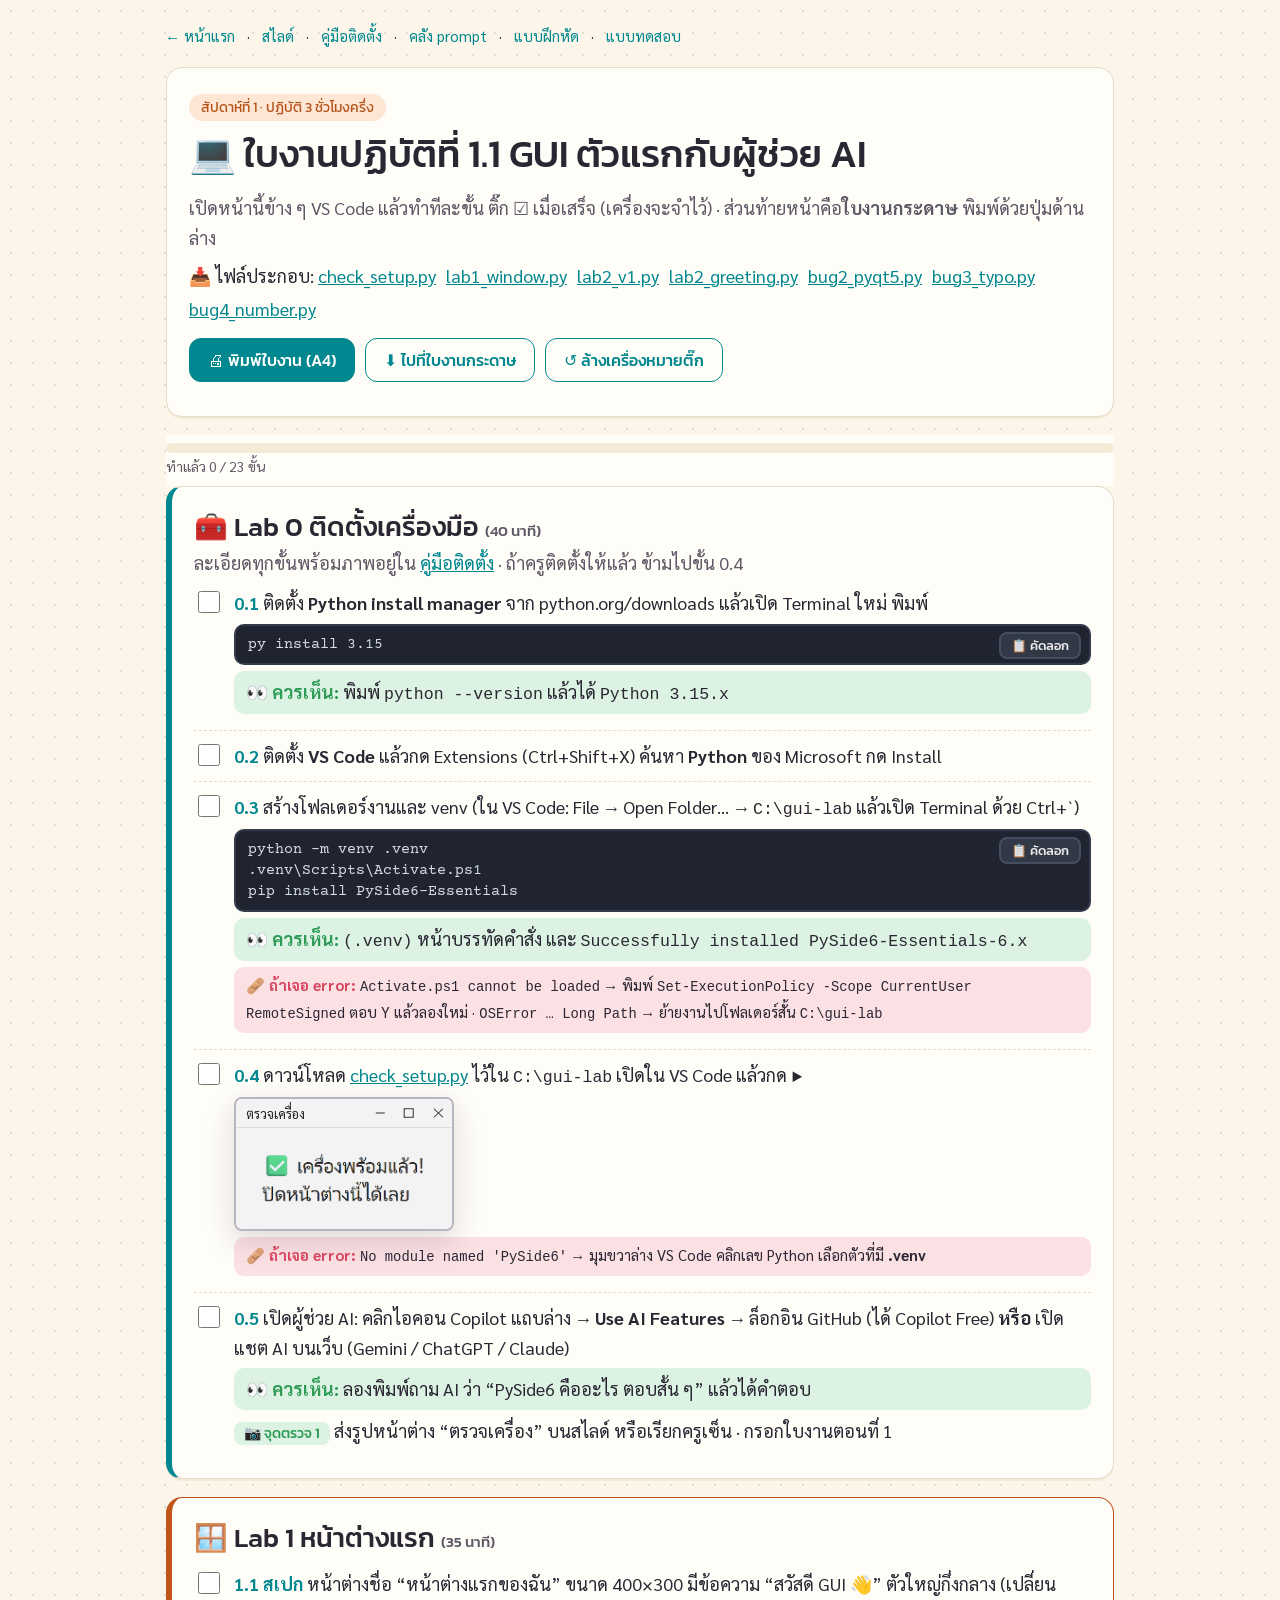
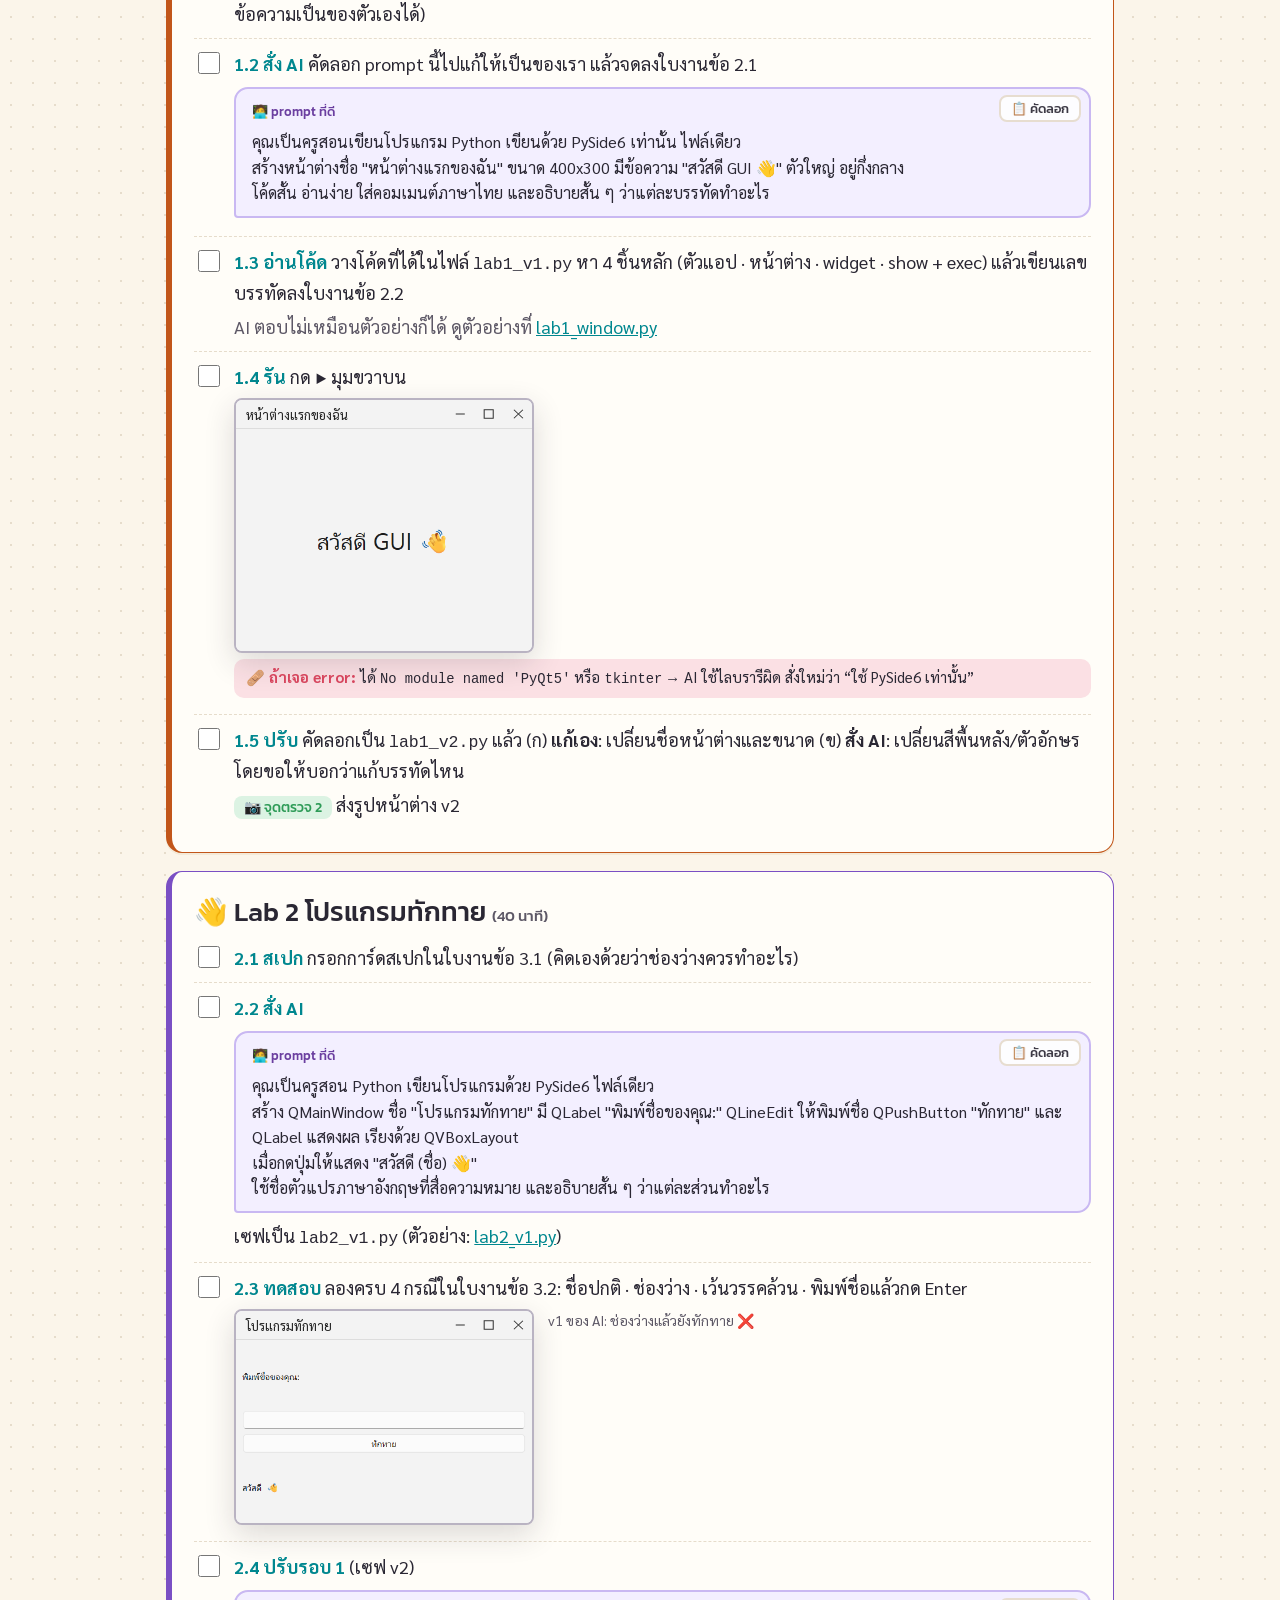
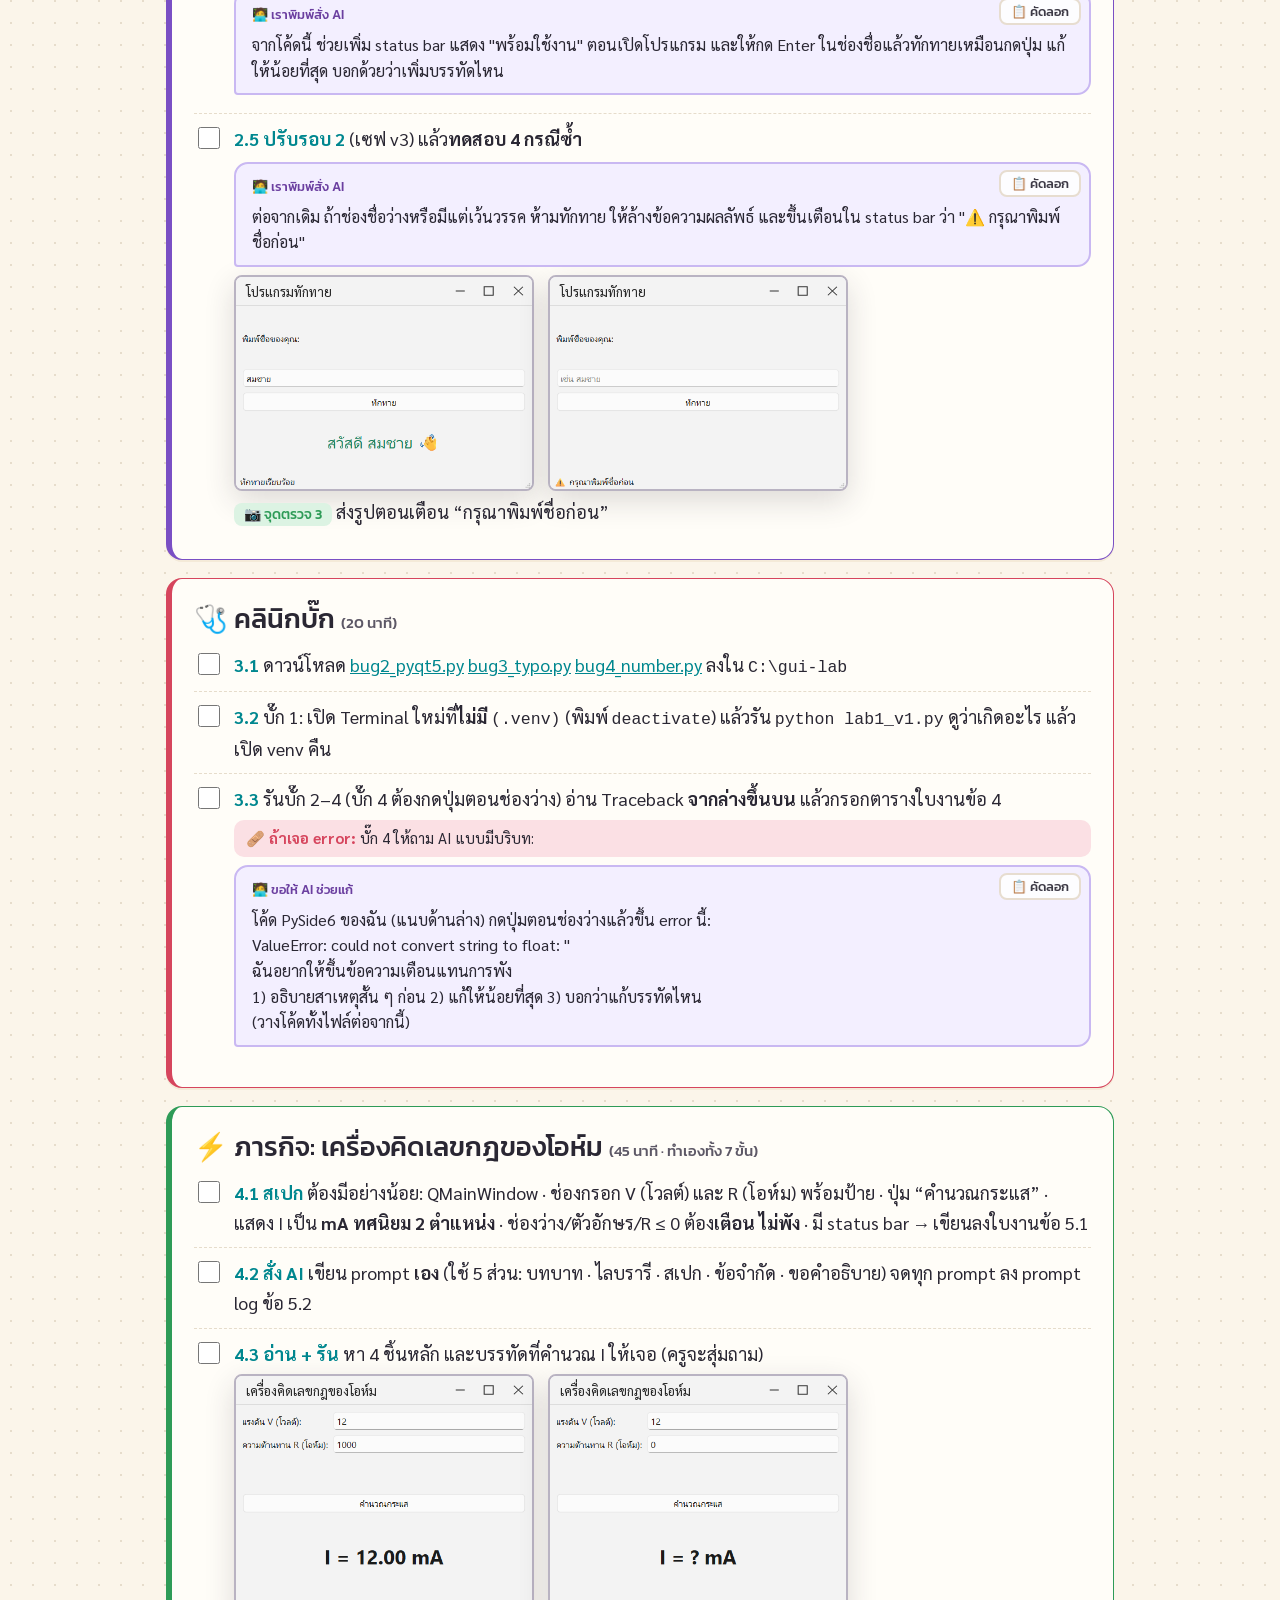
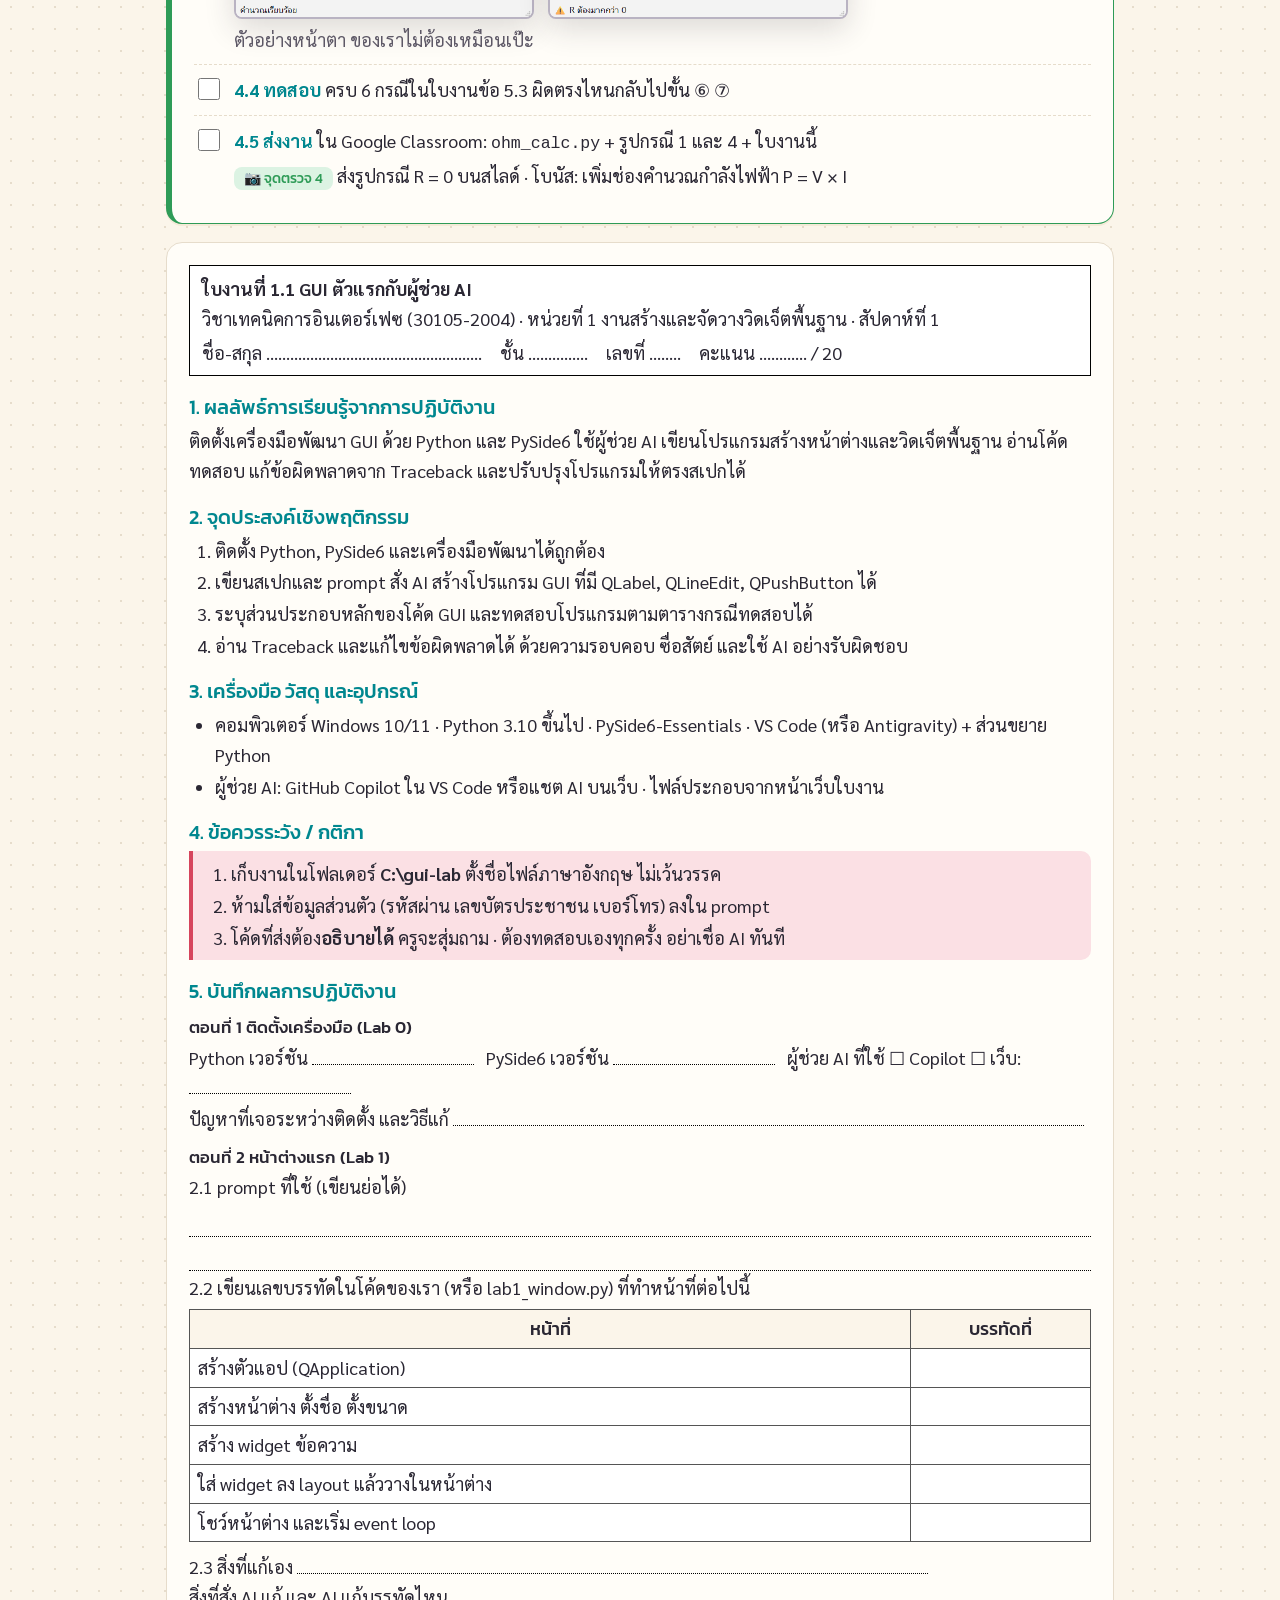
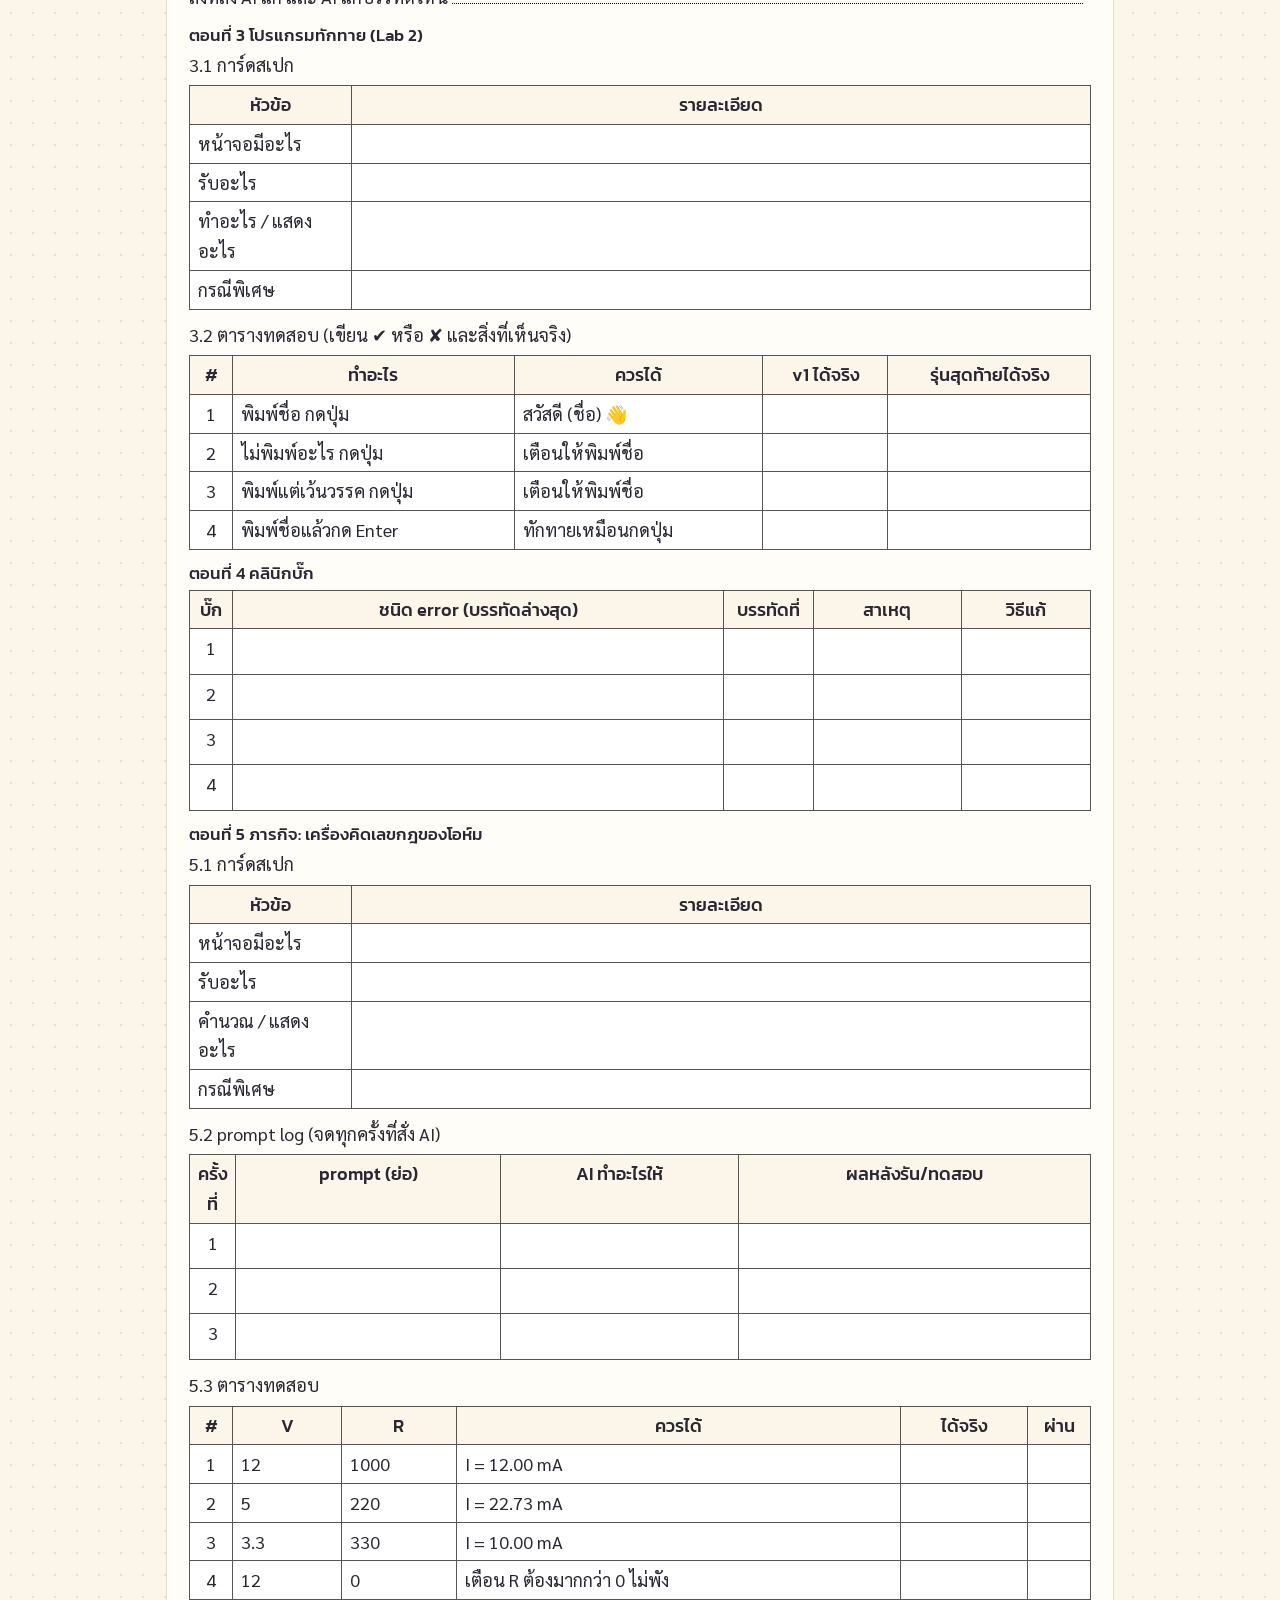
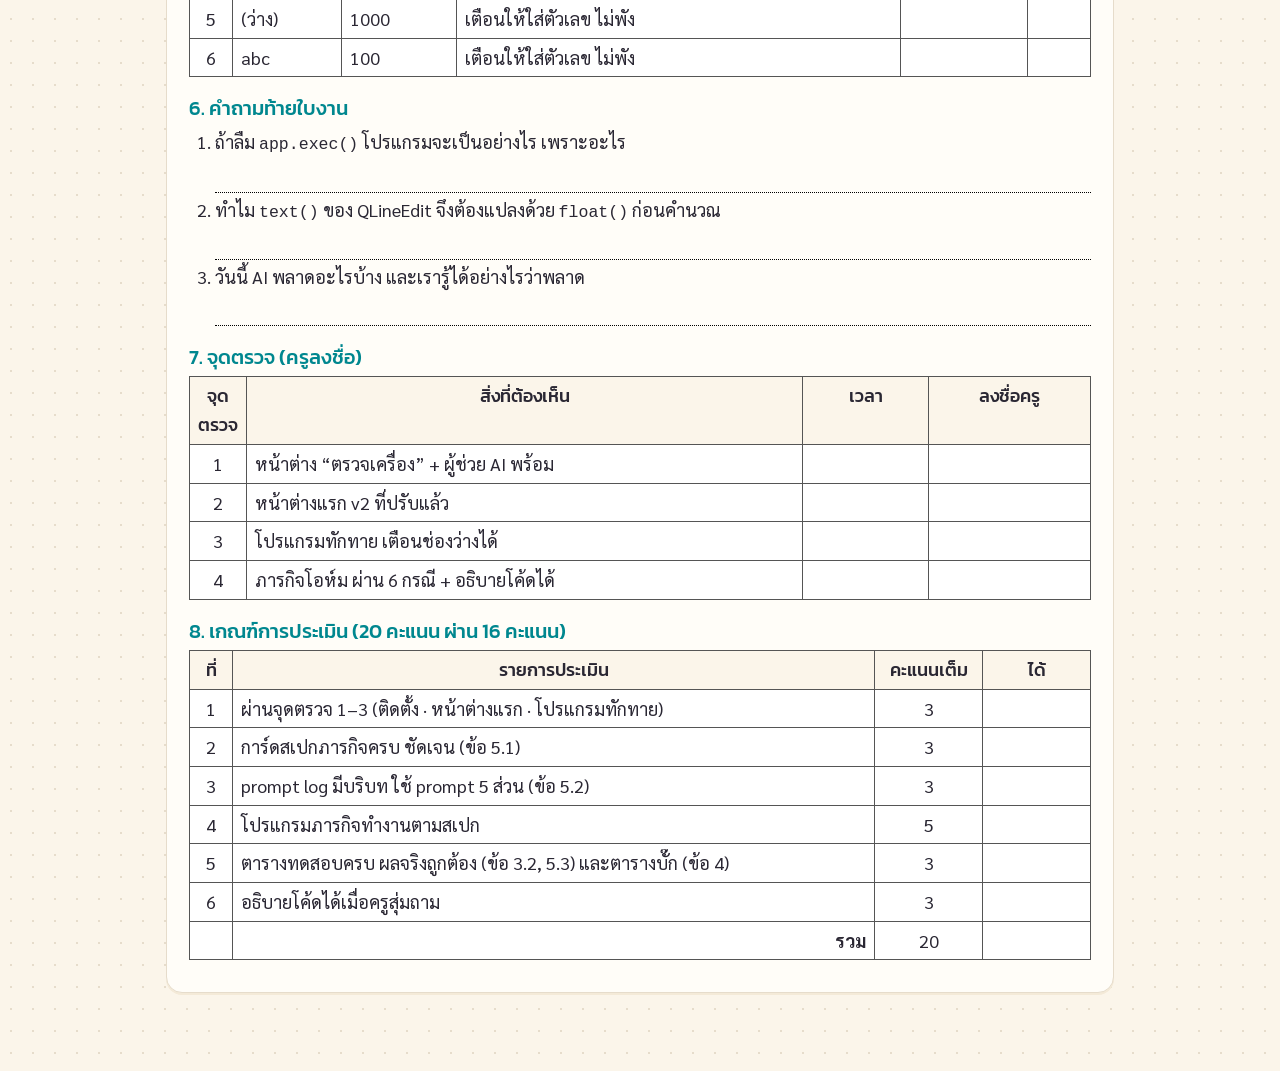
<file: w01/lab.html>
<!DOCTYPE html>
<html lang="th">
<head>
<meta charset="UTF-8">
<meta name="viewport" content="width=device-width, initial-scale=1.0">
<title>ใบงานปฏิบัติที่ 1.1 GUI ตัวแรกกับผู้ช่วย AI</title>
<meta name="description" content="ใบงานปฏิบัติที่ 1.1 วิชาเทคนิคการอินเตอร์เฟซ ติดตั้ง Python PySide6 สร้างหน้าต่างแรก โปรแกรมทักทาย คลินิกบั๊ก และภารกิจเครื่องคิดเลขกฎของโอห์ม โดยใช้ AI ช่วยเขียนโค้ด ทำทีละขั้นบนจอและพิมพ์ A4 ได้">
<link rel="preconnect" href="https://fonts.googleapis.com">
<link rel="preconnect" href="https://fonts.gstatic.com" crossorigin>
<link href="https://fonts.googleapis.com/css2?family=Kanit:wght@400;500&family=Sarabun:wght@400;700&family=Prompt:wght@400;500;700&family=Courier+Prime:wght@400;700&display=swap" rel="stylesheet">
<link rel="stylesheet" href="../assets/css/theme.css">
<link rel="stylesheet" href="../assets/css/code.css">
<link rel="stylesheet" href="../assets/css/sims.css">
<style>
    /* ---------- คู่มือทีละขั้นบนจอ ---------- */
    .guide h2 { margin: 0 0 4px; }
    .guide .lab { border-left: 6px solid var(--teal); }
    .guide .lab.l1 { border-color: #c2561a; } .guide .lab.l2 { border-color: #7a4fc4; } .guide .lab.bug { border-color: var(--rose); } .guide .lab.ms { border-color: var(--green); }
    .step { display: grid; grid-template-columns: 30px 1fr; gap: 10px; align-items: start; padding: 10px 0; border-top: 1px dashed var(--line); }
    .step:first-of-type { border-top: 0; }
    .step input[type=checkbox] { width: 22px; height: 22px; margin-top: 3px; accent-color: var(--green); }
    .step.done > div { opacity: .55; }
    .step b.do { color: var(--teal); }
    .see { background: var(--green-soft); border-radius: 10px; padding: 6px 12px; margin: 6px 0; }
    .see::before { content: '👀 ควรเห็น: '; font-weight: 700; color: var(--green); }
    .err { background: var(--rose-soft); border-radius: 10px; padding: 6px 12px; margin: 6px 0; font-size: 15px; }
    .err::before { content: '🩹 ถ้าเจอ error: '; font-weight: 700; color: var(--rose); }
    .shotrow { display: flex; flex-wrap: wrap; gap: 14px; align-items: flex-start; margin: 6px 0; }
    .shotrow .qtwin { width: 300px; border-radius: 8px; }
    .shotrow .qtwin::before { height: 28px; font-size: 13px; padding: 0 90px 0 10px; background-size: 84px 28px; }
    .progress { position: sticky; top: 0; z-index: 5; background: var(--paper); padding: 8px 0; }
    .progress .bar { height: 10px; background: var(--cream-deep); border-radius: 99px; overflow: hidden; }
    .progress .bar i { display: block; height: 100%; width: 0; background: var(--green); transition: width .3s; }
    .dl a { display: inline-block; margin: 2px 6px 2px 0; }
    .ck { display: inline-block; font: 500 14px var(--font-display); color: var(--green); background: var(--green-soft); border-radius: 8px; padding: 1px 10px; }

    /* ---------- ใบงานสำหรับพิมพ์ ---------- */
    .ws h2 { font-size: 20px; margin: 18px 0 6px; color: var(--teal); }
    .ws h3 { font-size: 17px; margin: 12px 0 4px; }
    .ws p, .ws li { margin: 2px 0; }
    .ws ol, .ws ul { margin: 2px 0 6px; padding-left: 26px; }
    .ws table.grid { width: 100%; border-collapse: collapse; margin: 6px 0 10px; background: #fff; }
    .ws table.grid th, .ws table.grid td { border: 1px solid #555; padding: 4px 8px; vertical-align: top; }
    .ws table.grid th { background: var(--cream); font-family: var(--font-display); font-weight: 500; text-align: center; }
    .ws table.grid td.n { text-align: center; width: 2.4em; }
    .ws table.grid.blank td { height: 8.5mm; }
    .ws table.grid.tall td { height: 12mm; }
    .ws table.score td:nth-child(3), .ws table.score td:nth-child(4) { text-align: center; width: 6em; }
    .ws .lines div { border-bottom: 1px dotted #000; height: 9mm; }
    .ws .head { border: 1.5px solid #000; padding: 8px 12px; margin-bottom: 10px; background: #fff; }
    .ws .head .line { display: flex; flex-wrap: wrap; gap: 6px 18px; }
    .ws .warn { border-left: 4px solid var(--rose); background: var(--rose-soft); padding: 6px 12px; border-radius: 0 10px 10px 0; }
    .ws .box2 { border: 1px solid #555; padding: 6px 10px; margin: 6px 0; }
    .ws .fl { border-bottom: 1px dotted #000; display: inline-block; min-width: 9em; }
    .ws .fl.w { min-width: 70%; }
    @media print {
        body.doc { font-size: 12pt; line-height: 1.4; }
        .guide { display: none !important; }
        .ws { box-shadow: none; border: 0; padding: 0; }
        .ws h2 { color: #000; font-size: 14.5pt; margin: 4mm 0 1.5mm; }
        .ws h3 { font-size: 13.5pt; }
        .ws table.grid th { background: #eee !important; -webkit-print-color-adjust: exact; print-color-adjust: exact; }
        .ws table.grid th, .ws table.grid td { border-color: #000; font-size: 12pt; }
        .ws .warn { background: none; border: 1px solid #000; border-radius: 0; }
        .ws .avoid { break-inside: avoid; }
        .ws .p2 { break-before: page; }
    }
</style>
</head>
<body class="doc">
<div class="doc-wrap">
    <nav class="topbar no-print">
        <a href="../index.html">← หน้าแรก</a> · <a href="slides.html">สไลด์</a> · <a href="../setup.html">คู่มือติดตั้ง</a> · <a href="../prompts.html">คลัง prompt</a> · <a href="exercises.html">แบบฝึกหัด</a> · <a href="quiz.html">แบบทดสอบ</a>
    </nav>

    <section class="card no-print">
        <span class="chip orange">สัปดาห์ที่ 1 · ปฏิบัติ 3 ชั่วโมงครึ่ง</span>
        <h1 style="margin-top:8px">💻 ใบงานปฏิบัติที่ 1.1 GUI ตัวแรกกับผู้ช่วย AI</h1>
        <p class="muted" style="margin:0 0 6px">เปิดหน้านี้ข้าง ๆ VS Code แล้วทำทีละขั้น ติ๊ก ☑ เมื่อเสร็จ (เครื่องจะจำไว้) · ส่วนท้ายหน้าคือ<b>ใบงานกระดาษ</b> พิมพ์ด้วยปุ่มด้านล่าง</p>
        <p class="dl" style="margin:0">📥 ไฟล์ประกอบ: <a href="code/check_setup.py" download>check_setup.py</a> <a href="code/lab1_window.py" download>lab1_window.py</a> <a href="code/lab2_v1.py" download>lab2_v1.py</a> <a href="code/lab2_greeting.py" download>lab2_greeting.py</a> <a href="code/bug2_pyqt5.py" download>bug2_pyqt5.py</a> <a href="code/bug3_typo.py" download>bug3_typo.py</a> <a href="code/bug4_number.py" download>bug4_number.py</a></p>
        <div class="btn-row"><button class="btn" type="button" onclick="window.print()">🖨 พิมพ์ใบงาน (A4)</button><a class="btn ghost" href="#ws">⬇ ไปที่ใบงานกระดาษ</a><button class="btn ghost" type="button" id="resetSteps">↺ ล้างเครื่องหมายติ๊ก</button></div>
    </section>

    <div class="guide">
    <div class="progress no-print"><div class="bar"><i id="bar"></i></div><div class="muted" id="ptxt" style="font-size:14px;margin-top:2px"></div></div>

    <!-- ===== Lab 0 ===== -->
    <section class="card lab">
        <h2>🧰 Lab 0 ติดตั้งเครื่องมือ <span class="muted" style="font-size:15px">(40 นาที)</span></h2>
        <p class="muted" style="margin:0">ละเอียดทุกขั้นพร้อมภาพอยู่ใน <a href="../setup.html">คู่มือติดตั้ง</a> · ถ้าครูติดตั้งให้แล้ว ข้ามไปขั้น 0.4</p>
        <div class="step"><input type="checkbox" data-k="0.1"><div><b class="do">0.1</b> ติดตั้ง <b>Python install manager</b> จาก python.org/downloads แล้วเปิด Terminal ใหม่ พิมพ์
            <pre class="code term" data-lang="term" data-copy>py install 3.15</pre><div class="see">พิมพ์ <code>python --version</code> แล้วได้ <code>Python 3.15.x</code></div></div></div>
        <div class="step"><input type="checkbox" data-k="0.2"><div><b class="do">0.2</b> ติดตั้ง <b>VS Code</b> แล้วกด Extensions (Ctrl+Shift+X) ค้นหา <b>Python</b> ของ Microsoft กด Install</div></div>
        <div class="step"><input type="checkbox" data-k="0.3"><div><b class="do">0.3</b> สร้างโฟลเดอร์งานและ venv (ใน VS Code: File → Open Folder… → <code>C:\gui-lab</code> แล้วเปิด Terminal ด้วย Ctrl+`)
            <pre class="code term" data-lang="term" data-copy>python -m venv .venv
.venv\Scripts\Activate.ps1
pip install PySide6-Essentials</pre>
            <div class="see"><code>(.venv)</code> หน้าบรรทัดคำสั่ง และ <code>Successfully installed PySide6-Essentials-6.x</code></div>
            <div class="err"><code>Activate.ps1 cannot be loaded</code> → พิมพ์ <code>Set-ExecutionPolicy -Scope CurrentUser RemoteSigned</code> ตอบ Y แล้วลองใหม่ · <code>OSError … Long Path</code> → ย้ายงานไปโฟลเดอร์สั้น <code>C:\gui-lab</code></div></div></div>
        <div class="step"><input type="checkbox" data-k="0.4"><div><b class="do">0.4</b> ดาวน์โหลด <a href="code/check_setup.py" download>check_setup.py</a> ไว้ใน <code>C:\gui-lab</code> เปิดใน VS Code แล้วกด ▶
            <div class="shotrow"><div class="qtwin" data-title="ตรวจเครื่อง" style="width:220px"><img src="img/check-setup.png" alt="หน้าต่างตรวจเครื่อง เครื่องพร้อมแล้ว"></div></div>
            <div class="err"><code>No module named 'PySide6'</code> → มุมขวาล่าง VS Code คลิกเลข Python เลือกตัวที่มี <b>.venv</b></div></div></div>
        <div class="step"><input type="checkbox" data-k="0.5"><div><b class="do">0.5</b> เปิดผู้ช่วย AI: คลิกไอคอน Copilot แถบล่าง → <b>Use AI Features</b> → ล็อกอิน GitHub (ได้ Copilot Free) <b>หรือ</b> เปิดแชต AI บนเว็บ (Gemini / ChatGPT / Claude)
            <div class="see">ลองพิมพ์ถาม AI ว่า “PySide6 คืออะไร ตอบสั้น ๆ” แล้วได้คำตอบ</div>
            <p style="margin:4px 0 0"><span class="ck">📷 จุดตรวจ 1</span> ส่งรูปหน้าต่าง “ตรวจเครื่อง” บนสไลด์ หรือเรียกครูเซ็น · กรอกใบงานตอนที่ 1</p></div></div>
    </section>

    <!-- ===== Lab 1 ===== -->
    <section class="card lab l1">
        <h2>🪟 Lab 1 หน้าต่างแรก <span class="muted" style="font-size:15px">(35 นาที)</span></h2>
        <div class="step"><input type="checkbox" data-k="1.1"><div><b class="do">1.1 สเปก</b> หน้าต่างชื่อ “หน้าต่างแรกของฉัน” ขนาด 400×300 มีข้อความ “สวัสดี GUI 👋” ตัวใหญ่กึ่งกลาง (เปลี่ยนข้อความเป็นของตัวเองได้)</div></div>
        <div class="step"><input type="checkbox" data-k="1.2"><div><b class="do">1.2 สั่ง AI</b> คัดลอก prompt นี้ไปแก้ให้เป็นของเรา แล้วจดลงใบงานข้อ 2.1
            <div class="prompt good" data-copy><div class="pr-text">คุณเป็นครูสอนเขียนโปรแกรม Python เขียนด้วย PySide6 เท่านั้น ไฟล์เดียว
สร้างหน้าต่างชื่อ "หน้าต่างแรกของฉัน" ขนาด 400x300 มีข้อความ "สวัสดี GUI 👋" ตัวใหญ่ อยู่กึ่งกลาง
โค้ดสั้น อ่านง่าย ใส่คอมเมนต์ภาษาไทย และอธิบายสั้น ๆ ว่าแต่ละบรรทัดทำอะไร</div></div></div></div>
        <div class="step"><input type="checkbox" data-k="1.3"><div><b class="do">1.3 อ่านโค้ด</b> วางโค้ดที่ได้ในไฟล์ <code>lab1_v1.py</code> หา 4 ชิ้นหลัก (ตัวแอป · หน้าต่าง · widget · show + exec) แล้วเขียนเลขบรรทัดลงใบงานข้อ 2.2
            <p class="muted" style="margin:4px 0 0">AI ตอบไม่เหมือนตัวอย่างก็ได้ ดูตัวอย่างที่ <a href="code/lab1_window.py">lab1_window.py</a></p></div></div>
        <div class="step"><input type="checkbox" data-k="1.4"><div><b class="do">1.4 รัน</b> กด ▶ มุมขวาบน
            <div class="shotrow"><div class="qtwin" data-title="หน้าต่างแรกของฉัน"><img src="img/lab1-good.png" alt="หน้าต่างแรกของฉัน"></div></div>
            <div class="err">ได้ <code>No module named 'PyQt5'</code> หรือ <code>tkinter</code> → AI ใช้ไลบรารีผิด สั่งใหม่ว่า “ใช้ PySide6 เท่านั้น”</div></div></div>
        <div class="step"><input type="checkbox" data-k="1.5"><div><b class="do">1.5 ปรับ</b> คัดลอกเป็น <code>lab1_v2.py</code> แล้ว (ก) <b>แก้เอง</b>: เปลี่ยนชื่อหน้าต่างและขนาด (ข) <b>สั่ง AI</b>: เปลี่ยนสีพื้นหลัง/ตัวอักษร โดยขอให้บอกว่าแก้บรรทัดไหน
            <p style="margin:4px 0 0"><span class="ck">📷 จุดตรวจ 2</span> ส่งรูปหน้าต่าง v2</p></div></div>
    </section>

    <!-- ===== Lab 2 ===== -->
    <section class="card lab l2">
        <h2>👋 Lab 2 โปรแกรมทักทาย <span class="muted" style="font-size:15px">(40 นาที)</span></h2>
        <div class="step"><input type="checkbox" data-k="2.1"><div><b class="do">2.1 สเปก</b> กรอกการ์ดสเปกในใบงานข้อ 3.1 (คิดเองด้วยว่าช่องว่างควรทำอะไร)</div></div>
        <div class="step"><input type="checkbox" data-k="2.2"><div><b class="do">2.2 สั่ง AI</b>
            <div class="prompt good" data-copy><div class="pr-text">คุณเป็นครูสอน Python เขียนโปรแกรมด้วย PySide6 ไฟล์เดียว
สร้าง QMainWindow ชื่อ "โปรแกรมทักทาย" มี QLabel "พิมพ์ชื่อของคุณ:" QLineEdit ให้พิมพ์ชื่อ QPushButton "ทักทาย" และ QLabel แสดงผล เรียงด้วย QVBoxLayout
เมื่อกดปุ่มให้แสดง "สวัสดี (ชื่อ) 👋"
ใช้ชื่อตัวแปรภาษาอังกฤษที่สื่อความหมาย และอธิบายสั้น ๆ ว่าแต่ละส่วนทำอะไร</div></div>
            เซฟเป็น <code>lab2_v1.py</code> (ตัวอย่าง: <a href="code/lab2_v1.py">lab2_v1.py</a>)</div></div>
        <div class="step"><input type="checkbox" data-k="2.3"><div><b class="do">2.3 ทดสอบ</b> ลองครบ 4 กรณีในใบงานข้อ 3.2: ชื่อปกติ · ช่องว่าง · เว้นวรรคล้วน · พิมพ์ชื่อแล้วกด Enter
            <div class="shotrow"><div class="qtwin" data-title="โปรแกรมทักทาย"><img src="img/lab2-v1-empty.png" alt="v1 ทักทายทั้งที่ช่องว่าง"></div><span class="muted" style="font-size:14px">v1 ของ AI: ช่องว่างแล้วยังทักทาย ❌</span></div></div></div>
        <div class="step"><input type="checkbox" data-k="2.4"><div><b class="do">2.4 ปรับรอบ 1</b> (เซฟ v2)
            <div class="prompt" data-copy><div class="pr-text">จากโค้ดนี้ ช่วยเพิ่ม status bar แสดง "พร้อมใช้งาน" ตอนเปิดโปรแกรม และให้กด Enter ในช่องชื่อแล้วทักทายเหมือนกดปุ่ม แก้ให้น้อยที่สุด บอกด้วยว่าเพิ่มบรรทัดไหน</div></div></div></div>
        <div class="step"><input type="checkbox" data-k="2.5"><div><b class="do">2.5 ปรับรอบ 2</b> (เซฟ v3) แล้ว<b>ทดสอบ 4 กรณีซ้ำ</b>
            <div class="prompt" data-copy><div class="pr-text">ต่อจากเดิม ถ้าช่องชื่อว่างหรือมีแต่เว้นวรรค ห้ามทักทาย ให้ล้างข้อความผลลัพธ์ และขึ้นเตือนใน status bar ว่า "⚠️ กรุณาพิมพ์ชื่อก่อน"</div></div>
            <div class="shotrow"><div class="qtwin" data-title="โปรแกรมทักทาย"><img src="img/lab2-ok.png" alt="ทักทายสำเร็จ"></div><div class="qtwin" data-title="โปรแกรมทักทาย"><img src="img/lab2-empty.png" alt="เตือนกรุณาพิมพ์ชื่อก่อน"></div></div>
            <p style="margin:4px 0 0"><span class="ck">📷 จุดตรวจ 3</span> ส่งรูปตอนเตือน “กรุณาพิมพ์ชื่อก่อน”</p></div></div>
    </section>

    <!-- ===== คลินิกบั๊ก ===== -->
    <section class="card lab bug">
        <h2>🩺 คลินิกบั๊ก <span class="muted" style="font-size:15px">(20 นาที)</span></h2>
        <div class="step"><input type="checkbox" data-k="3.1"><div><b class="do">3.1</b> ดาวน์โหลด <a href="code/bug2_pyqt5.py" download>bug2_pyqt5.py</a> <a href="code/bug3_typo.py" download>bug3_typo.py</a> <a href="code/bug4_number.py" download>bug4_number.py</a> ลงใน <code>C:\gui-lab</code></div></div>
        <div class="step"><input type="checkbox" data-k="3.2"><div><b class="do">3.2</b> บั๊ก 1: เปิด Terminal ใหม่ที่<b>ไม่มี</b> <code>(.venv)</code> (พิมพ์ <code>deactivate</code>) แล้วรัน <code>python lab1_v1.py</code> ดูว่าเกิดอะไร แล้วเปิด venv คืน</div></div>
        <div class="step"><input type="checkbox" data-k="3.3"><div><b class="do">3.3</b> รันบั๊ก 2–4 (บั๊ก 4 ต้องกดปุ่มตอนช่องว่าง) อ่าน Traceback <b>จากล่างขึ้นบน</b> แล้วกรอกตารางใบงานข้อ 4
            <div class="err">บั๊ก 4 ให้ถาม AI แบบมีบริบท:</div>
            <div class="prompt fix" data-copy><div class="pr-text">โค้ด PySide6 ของฉัน (แนบด้านล่าง) กดปุ่มตอนช่องว่างแล้วขึ้น error นี้:
ValueError: could not convert string to float: ''
ฉันอยากให้ขึ้นข้อความเตือนแทนการพัง
1) อธิบายสาเหตุสั้น ๆ ก่อน 2) แก้ให้น้อยที่สุด 3) บอกว่าแก้บรรทัดไหน
(วางโค้ดทั้งไฟล์ต่อจากนี้)</div></div></div></div>
    </section>

    <!-- ===== ภารกิจ ===== -->
    <section class="card lab ms">
        <h2>⚡ ภารกิจ: เครื่องคิดเลขกฎของโอห์ม <span class="muted" style="font-size:15px">(45 นาที · ทำเองทั้ง 7 ขั้น)</span></h2>
        <div class="step"><input type="checkbox" data-k="4.1"><div><b class="do">4.1 สเปก</b> ต้องมีอย่างน้อย: QMainWindow · ช่องกรอก V (โวลต์) และ R (โอห์ม) พร้อมป้าย · ปุ่ม “คำนวณกระแส” · แสดง I เป็น <b>mA ทศนิยม 2 ตำแหน่ง</b> · ช่องว่าง/ตัวอักษร/R ≤ 0 ต้อง<b>เตือน ไม่พัง</b> · มี status bar → เขียนลงใบงานข้อ 5.1</div></div>
        <div class="step"><input type="checkbox" data-k="4.2"><div><b class="do">4.2 สั่ง AI</b> เขียน prompt <b>เอง</b> (ใช้ 5 ส่วน: บทบาท · ไลบรารี · สเปก · ข้อจำกัด · ขอคำอธิบาย) จดทุก prompt ลง prompt log ข้อ 5.2</div></div>
        <div class="step"><input type="checkbox" data-k="4.3"><div><b class="do">4.3 อ่าน + รัน</b> หา 4 ชิ้นหลัก และบรรทัดที่คำนวณ I ให้เจอ (ครูจะสุ่มถาม)
            <div class="shotrow"><div class="qtwin" data-title="เครื่องคิดเลขกฎของโอห์ม"><img src="img/ohm-ok.png" alt="ตัวอย่าง I = 12.00 mA"></div><div class="qtwin" data-title="เครื่องคิดเลขกฎของโอห์ม"><img src="img/ohm-r0.png" alt="ตัวอย่างเตือน R ต้องมากกว่า 0"></div></div>
            <p class="muted" style="margin:0">ตัวอย่างหน้าตา ของเราไม่ต้องเหมือนเป๊ะ</p></div></div>
        <div class="step"><input type="checkbox" data-k="4.4"><div><b class="do">4.4 ทดสอบ</b> ครบ 6 กรณีในใบงานข้อ 5.3 ผิดตรงไหนกลับไปขั้น ⑥ ⑦</div></div>
        <div class="step"><input type="checkbox" data-k="4.5"><div><b class="do">4.5 ส่งงาน</b> ใน Google Classroom: <code>ohm_calc.py</code> + รูปกรณี 1 และ 4 + ใบงานนี้
            <p style="margin:4px 0 0"><span class="ck">📷 จุดตรวจ 4</span> ส่งรูปกรณี R = 0 บนสไลด์ · โบนัส: เพิ่มช่องคำนวณกำลังไฟฟ้า P = V × I</p></div></div>
    </section>
    </div>

    <!-- ===================== ใบงานกระดาษ ===================== -->
    <main class="ws card" id="ws">
        <div class="head">
            <b>ใบงานที่ 1.1 GUI ตัวแรกกับผู้ช่วย AI</b><br>
            วิชาเทคนิคการอินเตอร์เฟซ (30105-2004) · หน่วยที่ 1 งานสร้างและจัดวางวิดเจ็ตพื้นฐาน · สัปดาห์ที่ 1
            <div class="line" style="margin-top:4px"><span>ชื่อ-สกุล ......................................................</span><span>ชั้น ...............</span><span>เลขที่ ........</span><span>คะแนน ............ / 20</span></div>
        </div>

        <h2>1. ผลลัพธ์การเรียนรู้จากการปฏิบัติงาน</h2>
        <p>ติดตั้งเครื่องมือพัฒนา GUI ด้วย Python และ PySide6 ใช้ผู้ช่วย AI เขียนโปรแกรมสร้างหน้าต่างและวิดเจ็ตพื้นฐาน อ่านโค้ด ทดสอบ แก้ข้อผิดพลาดจาก Traceback และปรับปรุงโปรแกรมให้ตรงสเปกได้</p>
        <h2>2. จุดประสงค์เชิงพฤติกรรม</h2>
        <ol><li>ติดตั้ง Python, PySide6 และเครื่องมือพัฒนาได้ถูกต้อง</li>
            <li>เขียนสเปกและ prompt สั่ง AI สร้างโปรแกรม GUI ที่มี QLabel, QLineEdit, QPushButton ได้</li>
            <li>ระบุส่วนประกอบหลักของโค้ด GUI และทดสอบโปรแกรมตามตารางกรณีทดสอบได้</li>
            <li>อ่าน Traceback และแก้ไขข้อผิดพลาดได้ ด้วยความรอบคอบ ซื่อสัตย์ และใช้ AI อย่างรับผิดชอบ</li></ol>
        <h2>3. เครื่องมือ วัสดุ และอุปกรณ์</h2>
        <ul><li>คอมพิวเตอร์ Windows 10/11 · Python 3.10 ขึ้นไป · PySide6-Essentials · VS Code (หรือ Antigravity) + ส่วนขยาย Python</li>
            <li>ผู้ช่วย AI: GitHub Copilot ใน VS Code หรือแชต AI บนเว็บ · ไฟล์ประกอบจากหน้าเว็บใบงาน</li></ul>
        <h2>4. ข้อควรระวัง / กติกา</h2>
        <div class="warn avoid"><ol style="margin:0">
            <li>เก็บงานในโฟลเดอร์ <b>C:\gui-lab</b> ตั้งชื่อไฟล์ภาษาอังกฤษ ไม่เว้นวรรค</li>
            <li>ห้ามใส่ข้อมูลส่วนตัว (รหัสผ่าน เลขบัตรประชาชน เบอร์โทร) ลงใน prompt</li>
            <li>โค้ดที่ส่งต้อง<b>อธิบายได้</b> ครูจะสุ่มถาม · ต้องทดสอบเองทุกครั้ง อย่าเชื่อ AI ทันที</li>
        </ol></div>

        <h2>5. บันทึกผลการปฏิบัติงาน</h2>
        <h3>ตอนที่ 1 ติดตั้งเครื่องมือ (Lab 0)</h3>
        <p>Python เวอร์ชัน <span class="fl"></span> &nbsp; PySide6 เวอร์ชัน <span class="fl"></span> &nbsp; ผู้ช่วย AI ที่ใช้ ☐ Copilot ☐ เว็บ: <span class="fl"></span></p>
        <p>ปัญหาที่เจอระหว่างติดตั้ง และวิธีแก้ <span class="fl w"></span></p>

        <h3 class="p2">ตอนที่ 2 หน้าต่างแรก (Lab 1)</h3>
        <div class="avoid"><p>2.1 prompt ที่ใช้ (เขียนย่อได้)</p>
        <div class="lines"><div></div><div></div></div>
        <p class="avoid">2.2 เขียนเลขบรรทัดในโค้ดของเรา (หรือ lab1_window.py) ที่ทำหน้าที่ต่อไปนี้</p>
        <table class="grid avoid"><tr><th>หน้าที่</th><th style="width:10em">บรรทัดที่</th></tr>
            <tr><td>สร้างตัวแอป (QApplication)</td><td></td></tr>
            <tr><td>สร้างหน้าต่าง ตั้งชื่อ ตั้งขนาด</td><td></td></tr>
            <tr><td>สร้าง widget ข้อความ</td><td></td></tr>
            <tr><td>ใส่ widget ลง layout แล้ววางในหน้าต่าง</td><td></td></tr>
            <tr><td>โชว์หน้าต่าง และเริ่ม event loop</td><td></td></tr></table></div>
        <div class="avoid"><p>2.3 สิ่งที่แก้เอง <span class="fl w"></span><br>สิ่งที่สั่ง AI แก้ และ AI แก้บรรทัดไหน <span class="fl w"></span></p>

        <h3>ตอนที่ 3 โปรแกรมทักทาย (Lab 2)</h3>
        <p>3.1 การ์ดสเปก</p>
        <table class="grid blank avoid"><tr><th style="width:9em">หัวข้อ</th><th>รายละเอียด</th></tr>
            <tr><td>หน้าจอมีอะไร</td><td></td></tr><tr><td>รับอะไร</td><td></td></tr><tr><td>ทำอะไร / แสดงอะไร</td><td></td></tr><tr><td>กรณีพิเศษ</td><td></td></tr></table></div>
        <div class="avoid"><p>3.2 ตารางทดสอบ (เขียน ✔ หรือ ✘ และสิ่งที่เห็นจริง)</p>
        <table class="grid avoid"><tr><th>#</th><th>ทำอะไร</th><th>ควรได้</th><th>v1 ได้จริง</th><th>รุ่นสุดท้ายได้จริง</th></tr>
            <tr><td class="n">1</td><td>พิมพ์ชื่อ กดปุ่ม</td><td>สวัสดี (ชื่อ) 👋</td><td></td><td></td></tr>
            <tr><td class="n">2</td><td>ไม่พิมพ์อะไร กดปุ่ม</td><td>เตือนให้พิมพ์ชื่อ</td><td></td><td></td></tr>
            <tr><td class="n">3</td><td>พิมพ์แต่เว้นวรรค กดปุ่ม</td><td>เตือนให้พิมพ์ชื่อ</td><td></td><td></td></tr>
            <tr><td class="n">4</td><td>พิมพ์ชื่อแล้วกด Enter</td><td>ทักทายเหมือนกดปุ่ม</td><td></td><td></td></tr></table></div>

        <h3>ตอนที่ 4 คลินิกบั๊ก</h3>
        <table class="grid tall avoid"><tr><th>บั๊ก</th><th>ชนิด error (บรรทัดล่างสุด)</th><th style="width:5em">บรรทัดที่</th><th>สาเหตุ</th><th>วิธีแก้</th></tr>
            <tr><td class="n">1</td><td></td><td></td><td></td><td></td></tr>
            <tr><td class="n">2</td><td></td><td></td><td></td><td></td></tr>
            <tr><td class="n">3</td><td></td><td></td><td></td><td></td></tr>
            <tr><td class="n">4</td><td></td><td></td><td></td><td></td></tr></table>

        <h3>ตอนที่ 5 ภารกิจ: เครื่องคิดเลขกฎของโอห์ม</h3>
        <div class="avoid"><p>5.1 การ์ดสเปก</p>
        <table class="grid blank avoid"><tr><th style="width:9em">หัวข้อ</th><th>รายละเอียด</th></tr>
            <tr><td>หน้าจอมีอะไร</td><td></td></tr><tr><td>รับอะไร</td><td></td></tr><tr><td>คำนวณ / แสดงอะไร</td><td></td></tr><tr><td>กรณีพิเศษ</td><td></td></tr></table></div>
        <div class="avoid"><p>5.2 prompt log (จดทุกครั้งที่สั่ง AI)</p>
        <table class="grid tall avoid"><tr><th>ครั้งที่</th><th>prompt (ย่อ)</th><th>AI ทำอะไรให้</th><th>ผลหลังรัน/ทดสอบ</th></tr>
            <tr><td class="n">1</td><td></td><td></td><td></td></tr><tr><td class="n">2</td><td></td><td></td><td></td></tr><tr><td class="n">3</td><td></td><td></td><td></td></tr></table></div>
        <div class="avoid"><p>5.3 ตารางทดสอบ</p>
        <table class="grid avoid"><tr><th>#</th><th>V</th><th>R</th><th>ควรได้</th><th>ได้จริง</th><th style="width:3.5em">ผ่าน</th></tr>
            <tr><td class="n">1</td><td>12</td><td>1000</td><td>I = 12.00 mA</td><td></td><td></td></tr>
            <tr><td class="n">2</td><td>5</td><td>220</td><td>I = 22.73 mA</td><td></td><td></td></tr>
            <tr><td class="n">3</td><td>3.3</td><td>330</td><td>I = 10.00 mA</td><td></td><td></td></tr>
            <tr><td class="n">4</td><td>12</td><td>0</td><td>เตือน R ต้องมากกว่า 0 ไม่พัง</td><td></td><td></td></tr>
            <tr><td class="n">5</td><td>(ว่าง)</td><td>1000</td><td>เตือนให้ใส่ตัวเลข ไม่พัง</td><td></td><td></td></tr>
            <tr><td class="n">6</td><td>abc</td><td>100</td><td>เตือนให้ใส่ตัวเลข ไม่พัง</td><td></td><td></td></tr></table></div>

        <h2>6. คำถามท้ายใบงาน</h2>
        <ol class="avoid"><li>ถ้าลืม <code>app.exec()</code> โปรแกรมจะเป็นอย่างไร เพราะอะไร<div class="lines"><div></div></div></li>
            <li>ทำไม <code>text()</code> ของ QLineEdit จึงต้องแปลงด้วย <code>float()</code> ก่อนคำนวณ<div class="lines"><div></div></div></li>
            <li>วันนี้ AI พลาดอะไรบ้าง และเรารู้ได้อย่างไรว่าพลาด<div class="lines"><div></div></div></li></ol>

        <h2 class="avoid">7. จุดตรวจ (ครูลงชื่อ)</h2>
        <table class="grid avoid"><tr><th>จุดตรวจ</th><th>สิ่งที่ต้องเห็น</th><th style="width:7em">เวลา</th><th style="width:9em">ลงชื่อครู</th></tr>
            <tr><td class="n">1</td><td>หน้าต่าง “ตรวจเครื่อง” + ผู้ช่วย AI พร้อม</td><td></td><td></td></tr>
            <tr><td class="n">2</td><td>หน้าต่างแรก v2 ที่ปรับแล้ว</td><td></td><td></td></tr>
            <tr><td class="n">3</td><td>โปรแกรมทักทาย เตือนช่องว่างได้</td><td></td><td></td></tr>
            <tr><td class="n">4</td><td>ภารกิจโอห์ม ผ่าน 6 กรณี + อธิบายโค้ดได้</td><td></td><td></td></tr></table>

        <h2 class="avoid">8. เกณฑ์การประเมิน (20 คะแนน ผ่าน 16 คะแนน)</h2>
        <table class="grid score avoid"><tr><th class="n">ที่</th><th>รายการประเมิน</th><th>คะแนนเต็ม</th><th>ได้</th></tr>
            <tr><td class="n">1</td><td>ผ่านจุดตรวจ 1–3 (ติดตั้ง · หน้าต่างแรก · โปรแกรมทักทาย)</td><td>3</td><td></td></tr>
            <tr><td class="n">2</td><td>การ์ดสเปกภารกิจครบ ชัดเจน (ข้อ 5.1)</td><td>3</td><td></td></tr>
            <tr><td class="n">3</td><td>prompt log มีบริบท ใช้ prompt 5 ส่วน (ข้อ 5.2)</td><td>3</td><td></td></tr>
            <tr><td class="n">4</td><td>โปรแกรมภารกิจทำงานตามสเปก</td><td>5</td><td></td></tr>
            <tr><td class="n">5</td><td>ตารางทดสอบครบ ผลจริงถูกต้อง (ข้อ 3.2, 5.3) และตารางบั๊ก (ข้อ 4)</td><td>3</td><td></td></tr>
            <tr><td class="n">6</td><td>อธิบายโค้ดได้เมื่อครูสุ่มถาม</td><td>3</td><td></td></tr>
            <tr><td></td><td style="text-align:right"><b>รวม</b></td><td>20</td><td></td></tr></table>
    </main>
</div>
<script src="../assets/js/code.js"></script>
<script>
(function () {
    const KEY = 'itf-w01-lab';
    let st = {};
    try { st = JSON.parse(localStorage.getItem(KEY)) || {}; } catch (e) { st = {}; }
    const boxes = Array.from(document.querySelectorAll('.step input[type=checkbox]'));
    function draw() {
        let n = 0;
        boxes.forEach(b => { b.checked = !!st[b.dataset.k]; b.closest('.step').classList.toggle('done', b.checked); if (b.checked) n++; });
        document.getElementById('bar').style.width = (n / boxes.length * 100) + '%';
        document.getElementById('ptxt').textContent = `ทำแล้ว ${n} / ${boxes.length} ขั้น`;
    }
    boxes.forEach(b => b.addEventListener('change', () => {
        st[b.dataset.k] = b.checked;
        try { localStorage.setItem(KEY, JSON.stringify(st)); } catch (e) { /* ใช้ได้แม้บันทึกไม่ได้ */ }
        draw();
    }));
    document.getElementById('resetSteps').addEventListener('click', () => { st = {}; try { localStorage.removeItem(KEY); } catch (e) {} draw(); });
    draw();
})();
</script>
</body>
</html>
</file>
<file: assets/css/theme.css>
/* ===========================================
   THEME TOKENS — ใช้ร่วมกันทุกหน้า (สไลด์ แบบฝึกหัด แบบทดสอบ เฉลย)
   เปลี่ยนสีทั้งเว็บได้ที่ :root ด้านล่าง
   =========================================== */
:root {
    /* พื้นและหมึก — โทนขาวอบอุ่น */
    --paper: #fffdf8;
    --cream: #fbf5ea;
    --cream-deep: #f4ead8;
    --ink: #2a2733;
    --ink-soft: #5d5866;
    --line: #e6dccb;

    /* สีเน้น */
    --teal: #00878f;
    --teal-soft: #d8f0ef;
    --orange: #e8742c;
    --orange-soft: #fde6d4;
    --sun: #f7b733;
    --sun-soft: #fff1cc;
    --blue: #3b6fd4;
    --blue-soft: #dfe8fa;
    --rose: #d6455d;
    --rose-soft: #fbe0e4;
    --green: #2e9b57;
    --green-soft: #dcf3e3;

    /* ลอจิก 1 / 0 */
    --hi: #e8742c;
    --lo: #a8a1b0;

    /* ฟอนต์: หัวข้อ Kanit / เนื้อหา Sarabun (ไทยมีหัว อ่านง่ายบนโปรเจกเตอร์) / ตัวเลข Prompt
       (เลือกฟอนต์ที่เลข 0 ไม่มีขีดทับ เพื่อไม่ให้สับสนกับ Ø ตอนเรียนเลขฐาน) */
    --font-display: 'Kanit', 'Sarabun', sans-serif;
    --font-body: 'Sarabun', sans-serif;
    --font-mono: 'Prompt', 'Sarabun', sans-serif;
}

* { box-sizing: border-box; }
body { font-variant-numeric: tabular-nums; }

/* ===========================================
   DOCUMENT PAGES (index / exercises / quiz / answers)
   =========================================== */
body.doc {
    margin: 0;
    background: var(--cream);
    background-image: radial-gradient(var(--line) 1px, transparent 1px);
    background-size: 22px 22px;
    color: var(--ink);
    font-family: var(--font-body);
    font-size: 18px;
    line-height: 1.65;
}

.doc-wrap {
    max-width: 980px;
    margin: 0 auto;
    padding: 24px 16px 80px;
}

.doc h1, .doc h2, .doc h3 {
    font-family: var(--font-display);
    font-weight: 500;
    line-height: 1.3;
    margin: 0 0 .4em;
}
.doc h1 { font-size: clamp(26px, 4vw, 38px); }
.doc h2 { font-size: clamp(21px, 3vw, 27px); }
.doc h3 { font-size: 19px; }

.doc a { color: var(--teal); }

.topbar {
    display: flex;
    align-items: center;
    gap: 12px;
    flex-wrap: wrap;
    margin-bottom: 18px;
    font-size: 15px;
}
.topbar a { text-decoration: none; }
.topbar .spacer { flex: 1; }

.card {
    background: var(--paper);
    border: 1px solid var(--line);
    border-radius: 16px;
    padding: 22px 22px;
    margin: 0 0 18px;
    box-shadow: 0 2px 0 var(--cream-deep);
}

.chip {
    display: inline-block;
    padding: 2px 12px;
    border-radius: 999px;
    font-size: 14px;
    font-family: var(--font-display);
    background: var(--teal-soft);
    color: var(--teal);
}
.chip.orange { background: var(--orange-soft); color: #b5531a; }
.chip.blue { background: var(--blue-soft); color: var(--blue); }
.chip.rose { background: var(--rose-soft); color: var(--rose); }
.chip.sun { background: var(--sun-soft); color: #9a6a00; }

.btn {
    display: inline-flex;
    align-items: center;
    gap: 8px;
    font: 500 16px var(--font-display);
    padding: 9px 18px;
    border-radius: 12px;
    border: 1.5px solid var(--teal);
    background: var(--teal);
    color: #fff;
    cursor: pointer;
    text-decoration: none;
}
.btn:hover { filter: brightness(1.08); }
.btn.ghost { background: var(--paper); color: var(--teal); }
.doc a.btn { color: #fff; }
.doc a.btn.ghost { color: var(--teal); }
.btn.orange { background: var(--orange); border-color: var(--orange); }
.btn.small { padding: 5px 12px; font-size: 14px; border-radius: 9px; }
.btn:focus-visible, input:focus-visible, select:focus-visible { outline: 3px solid var(--sun); outline-offset: 2px; }

.btn-row { display: flex; flex-wrap: wrap; gap: 10px; margin: 12px 0; }

.doc input[type=text], .doc input[type=password], .doc select {
    font: 18px var(--font-mono);
    padding: 6px 10px;
    border: 1.5px solid var(--line);
    border-radius: 10px;
    background: #fff;
    color: var(--ink);
    min-width: 0;
}
.doc input.name-field { font-family: var(--font-body); }
.doc select { font-family: var(--font-body); font-size: 17px; }

.ok { color: var(--green); font-weight: 600; }
.bad { color: var(--rose); font-weight: 600; }
.is-ok { border-color: var(--green) !important; background: var(--green-soft) !important; }
.is-bad { border-color: var(--rose) !important; background: var(--rose-soft) !important; }

.muted { color: var(--ink-soft); }
.note {
    border-left: 4px solid var(--sun);
    background: var(--sun-soft);
    padding: 10px 14px;
    border-radius: 0 10px 10px 0;
    font-size: 16px;
}

table.tt { border-collapse: collapse; margin: 8px 0; font-family: var(--font-mono); }
table.tt th, table.tt td { border: 1px solid var(--line); padding: 4px 14px; text-align: center; }
table.tt th { background: var(--cream-deep); font-family: var(--font-display); font-weight: 500; }

.gate-svg { width: 150px; height: 75px; }
.gate-svg path, .gate-svg circle { stroke: var(--ink); stroke-width: 4; fill: var(--teal-soft); stroke-linejoin: round; }
.gate-svg line, .gate-svg .wire { stroke: var(--ink); stroke-width: 4; fill: none; stroke-linecap: round; }
.gate-svg text { font: 600 18px var(--font-mono); fill: var(--ink-soft); stroke: none; }

.print-only { display: none; }

/* ===========================================
   SCORE SHEET — ใบรายงานคะแนน (scoresheet.js)
   =========================================== */
.score-sheet {
    background: #fff;
    border: 2px solid var(--ink);
    border-radius: 14px;
    padding: 22px 26px;
    margin: 0 0 18px;
    max-width: 760px;
}
.score-sheet .ss-top { text-align: center; border-bottom: 2px solid var(--ink); padding-bottom: 10px; margin-bottom: 14px; }
.score-sheet .ss-org { font-size: 15px; color: var(--ink-soft); }
.score-sheet .ss-title { font: 500 28px var(--font-display); margin: 2px 0; }
.score-sheet .ss-sub { font-size: 16px; }
.score-sheet table { border-collapse: collapse; width: 100%; margin: 8px 0; }
.score-sheet th, .score-sheet td { border: 1px solid #b9b2a6; padding: 5px 10px; text-align: left; font-size: 16px; }
.score-sheet th { background: var(--cream); font-family: var(--font-display); font-weight: 500; white-space: nowrap; width: 1%; }
.score-sheet .ss-score { text-align: center; font-family: var(--font-display); font-size: 20px; margin: 12px 0 6px; }
.score-sheet .ss-big { font: 600 46px var(--font-mono); color: var(--teal); }
.score-sheet .ss-pct { color: var(--ink-soft); }
.score-sheet .ss-grid td, .score-sheet .ss-grid th { text-align: center; width: auto; padding: 4px 2px; }
.score-sheet .ss-grid td { font-weight: 700; }
.score-sheet .ss-sets td:not(:nth-child(2)), .score-sheet .ss-sets th { text-align: center; }
.score-sheet .ss-sets th { width: auto; }
.score-sheet .ss-sets td:nth-child(2) { width: 62%; }
.score-sheet .ss-foot { margin-top: 12px; font-size: 13px; color: var(--ink-soft); text-align: center; word-break: break-all; }
.score-actions { display: flex; flex-wrap: wrap; gap: 10px; align-items: center; }
.score-actions .hint { font-size: 14px; color: var(--ink-soft); }
.locked input, .locked select, .locked .choice { cursor: not-allowed; }

/* ===========================================
   PRINT (A4) — ใบงาน / ข้อสอบ / เฉลย
   =========================================== */
@page { size: A4 portrait; margin: 14mm 14mm 16mm; }

@media print {
    body.doc { background: #fff; font-size: 13.5pt; line-height: 1.5; }
    .doc-wrap { max-width: none; padding: 0; }
    .no-print, .topbar, .btn, .btn-row { display: none !important; }
    .print-only { display: block; }
    .card { border: none; box-shadow: none; padding: 0; margin: 0 0 10mm; background: none; }
    h2, h3 { break-after: avoid; }
    .item, .q, .avoid-break { break-inside: avoid; }
    .page-break { break-before: page; }
    .chip { border: 1px solid #999; background: none !important; color: #000 !important; }
    .doc input[type=text], .doc select {
        border: none;
        border-bottom: 1.2px dotted #000;
        border-radius: 0;
        background: none !important;
        -webkit-appearance: none;
        appearance: none;
    }
    .is-ok, .is-bad { background: none !important; }
    .feedback { display: none !important; }
    body.print-blank .doc input[type=text], body.print-blank .doc select { color: transparent !important; }

    /* ใบคะแนน: พิมพ์เฉพาะใบคะแนนเมื่อ body.print-score, กรณีอื่นไม่พิมพ์ใบคะแนน */
    body:not(.print-score) .score-sheet { display: none !important; }
    body.print-score .doc-wrap > :not(.score-sheet) { display: none !important; }
    body.print-score .score-sheet { display: block !important; border: 1.5px solid #000; border-radius: 0; max-width: none; padding: 8mm 10mm; break-inside: avoid; }
    body.print-score .score-sheet th { background: #eee !important; -webkit-print-color-adjust: exact; print-color-adjust: exact; }
    body.print-score .score-sheet th, body.print-score .score-sheet td { font-size: 12.5pt; border-color: #555; }
    body.print-score .score-sheet .ss-big { color: #000; }
    a { color: #000; text-decoration: none; }
}
</file>
<file: assets/css/code.css>
/* ===========================================
   CODE — กล่องโค้ด Python/ภาษาซี กล่อง Terminal กล่อง prompt และปุ่มคัดลอก (ใช้ได้ทั้งสไลด์และหน้าเอกสาร)
   ฟอนต์โค้ด Courier Prime: เลข 0 ไม่มีขีดทับ ไม่มีจุดกลาง
   =========================================== */
:root {
    --font-code: 'Courier Prime', 'Sarabun', monospace;
    --code-k: #3b6fd4;      /* คำสั่ง if for while return */
    --code-t: #00878f;      /* ชนิดข้อมูล int byte void */
    --code-n: #c2561a;      /* ตัวเลข HIGH LOW */
    --code-s: #2e8a50;      /* สตริง */
    --code-c: #8a8494;      /* คอมเมนต์ */
    --code-p: #b8364d;      /* #define #include */
}

pre.code {
    font-family: var(--font-code);
    font-size: 30px;
    line-height: 1.38;
    color: var(--ink);
    background: #fff;
    border: 2px solid var(--line);
    border-radius: 20px;
    padding: 16px 26px;
    margin: 0;
    white-space: pre;
    overflow: hidden;
    tab-size: 4;
    text-align: left;
    font-variant-numeric: normal;
}
pre.code.sm { font-size: 25px; line-height: 1.32; padding: 12px 20px; }
pre.code.xs { font-size: 21px; line-height: 1.28; padding: 10px 16px; }
pre.code.lg { font-size: 36px; }
pre.code.bad { border-color: var(--rose); background: #fff8f9; }
pre.code.good { border-color: var(--green); background: #f7fdf9; }
pre.code.cols2 { column-count: 2; column-gap: 40px; column-rule: 2px dashed var(--line); }
pre.code .l { break-inside: avoid; display: block; padding: 0 8px; margin: 0 -8px; border-radius: 8px; }
pre.code.ln .l::before {
    content: attr(data-n);
    display: inline-block;
    width: 2.2em;
    margin-right: .8em;
    text-align: right;
    color: var(--code-c);
    border-right: 2px solid var(--line);
    padding-right: .5em;
}
pre.code .l.hl { background: var(--sun-soft); }
pre.code .l.hl2 { background: var(--teal-soft); }
pre.code .l.err { background: var(--rose-soft); }
pre.code .k { color: var(--code-k); font-weight: 700; }
pre.code .t { color: var(--code-t); font-weight: 700; }
pre.code .n { color: var(--code-n); }
pre.code .s { color: var(--code-s); }
pre.code .c { color: var(--code-c); font-style: italic; font-family: var(--font-code); }
pre.code .p { color: var(--code-p); font-weight: 700; }
pre.code .f { color: #6b3fa0; }
code.c, .slide code {
    font-family: var(--font-code);
    font-weight: 700;
    background: var(--cream);
    border-radius: 8px;
    padding: 0 .25em;
    font-variant-numeric: normal;
}

/* --- Serial Monitor (แทนภาพผลรันจากโปรแกรมจำลอง) --- */
.serial {
    background: #1f2430;
    color: #7ee29a;
    font: 700 34px/1.4 var(--font-code);
    border-radius: 18px;
    padding: 0 0 14px;
    overflow: hidden;
    min-width: 360px;
}
.serial .bar { background: #343b4a; color: #c9cfdb; font: 500 22px var(--font-display); padding: 6px 18px; margin-bottom: 10px; }
.serial .out { padding: 0 22px; white-space: pre; }

/* --- ตารางไล่โค้ด (trace table) --- */
table.t.trace td { font-family: var(--font-code); font-weight: 700; }
table.t.trace td.th { font-family: var(--font-body); font-weight: 400; }

/* --- แผนภาพหน่วยความจำ (union / struct) --- */
.mem { display: flex; gap: 0; font-family: var(--font-code); }
.mem .cell { width: 150px; text-align: center; border: 3px solid var(--ink); margin-left: -3px; background: #fff; padding: 8px 0; font-size: 34px; font-weight: 700; }
.mem .cell small { display: block; font: 400 20px var(--font-body); color: var(--ink-soft); }

/* --- ผังงาน SVG ---
   <svg class="fc" viewBox="…"> + <rect class="s term" rx=…> / <rect class="s"> / <polygon class="s dec"> / <circle class="s con">
   ลูกศร <path class="a" d="…"/> (หัวลูกศรสร้างอัตโนมัติด้วย code.js) ป้าย <text class="lbl"> */
svg.fc { overflow: visible; display: block; width: 100%; height: auto; }
svg.fc .s { fill: #fff; stroke: var(--sec, var(--teal)); stroke-width: 4; stroke-linejoin: round; }
svg.fc .s.term { fill: var(--sec-soft, var(--teal-soft)); }
svg.fc .s.dec { fill: var(--sun-soft); stroke: #c58a00; }
svg.fc .s.io { fill: var(--blue-soft); stroke: var(--blue); }
svg.fc .s.sub { fill: #fff; }
svg.fc .s.err { stroke: var(--rose); fill: var(--rose-soft); }
svg.fc .s.new { stroke: var(--green); fill: var(--green-soft); stroke-dasharray: 10 6; }
svg.fc .ln { stroke: var(--sec, var(--teal)); stroke-width: 4; fill: none; }
svg.fc text { font: 500 26px 'Kanit', sans-serif; fill: var(--ink); text-anchor: middle; dominant-baseline: central; }
svg.fc text.code { font: 700 25px var(--font-code); }
svg.fc text.lbl { font: 500 22px 'Kanit', sans-serif; fill: var(--ink-soft); }
svg.fc text.yes { fill: var(--green); }
svg.fc text.no { fill: var(--rose); }
svg.fc .a { stroke: var(--ink); stroke-width: 3.5; fill: none; marker-end: url(#fc-ah); }
svg.fc .a.nohead { marker-end: none; }

/* --- หน้าเอกสาร (แบบฝึกหัด / แบบทดสอบ / เฉลย) --- */
body.doc pre.code { font-size: 15px; line-height: 1.4; padding: 8px 12px; border-radius: 10px; margin: 6px 0; overflow-x: auto; }
body.doc pre.code.ln .l::before { width: 1.8em; }
body.doc code.c { font-size: .95em; }
body.doc svg.fc { max-width: 100%; height: auto; }
body.doc svg.fc text { font-size: 26px; }
@media print {
    pre.code { border-color: #999; background: #fff !important; }
    pre.code .l.hl, pre.code .l.hl2, pre.code .l.err { background: #eee !important; }
    code.c { background: none !important; }
}

/* --- Python: คลาส Qt ใช้สี t, ตัวตกแต่ง @ ใช้สี p --- */

/* --- หน้าจอ Terminal (data-lang="term") --- */
pre.code.term { background: #1f2430; color: #d7dce6; border-color: #343b4a; }
pre.code.term .tr-err { color: #ff8fa0; font-weight: 700; }
pre.code.term .l.hl { background: rgba(247, 183, 51, .28); }
pre.code.term .l.err { background: rgba(214, 69, 93, .35); }

/* --- ปุ่มคัดลอก --- */
.has-cp { position: relative; }
.cp-btn {
    position: absolute; top: 10px; right: 12px;
    font: 500 20px var(--font-display, 'Kanit', sans-serif);
    background: #fff; color: var(--ink); border: 2px solid var(--line); border-radius: 12px;
    padding: 4px 14px; cursor: pointer; opacity: .9;
}
.cp-btn:hover { border-color: var(--teal); color: var(--teal); opacity: 1; }
pre.code.term .cp-btn { background: #343b4a; color: #fff; border-color: #4a5366; }

/* --- กล่อง prompt (ข้อความที่พิมพ์สั่ง AI) --- */
.prompt {
    position: relative;
    background: #f3efff; border: 2px solid #c9b8f2; border-radius: 22px 22px 22px 6px;
    padding: 16px 26px 16px 26px; font-size: 32px; line-height: 1.45; text-align: left;
}
.prompt::before {
    content: '🧑‍💻 เราพิมพ์สั่ง AI'; display: block;
    font: 500 22px var(--font-display, 'Kanit', sans-serif); color: #6b3fa0; margin-bottom: 4px;
}
.prompt.bad { background: #fff6f0; border-color: #f2c2a0; }
.prompt.bad::before { content: '🧑‍💻 prompt กว้าง ๆ'; color: var(--orange); }
.prompt.good::before { content: '🧑‍💻 prompt ที่ดี'; }
.prompt.fix::before { content: '🧑‍💻 ขอให้ AI ช่วยแก้'; }
.prompt .pr-text { white-space: pre-line; }
.prompt b.tag { font: 600 .82em var(--font-display, 'Kanit', sans-serif); padding: 0 .3em; border-radius: 6px; }
.prompt .t-role { background: #e3d7ff; } .prompt .t-lib { background: var(--teal-soft); }
.prompt .t-spec { background: var(--sun-soft); } .prompt .t-rule { background: var(--rose-soft); } .prompt .t-ask { background: var(--green-soft); }
.prompt.sm { font-size: 26px; padding: 12px 20px; }
.prompt.xs { font-size: 22px; padding: 10px 18px; }
.ai-reply {
    background: #fff; border: 2px solid var(--line); border-radius: 22px 22px 6px 22px;
    padding: 14px 24px; font-size: 30px; line-height: 1.45;
}
.ai-reply::before { content: '🤖 AI ตอบ'; display: block; font: 500 22px var(--font-display, 'Kanit', sans-serif); color: var(--teal); margin-bottom: 4px; }

@media print {
    .cp-btn { display: none !important; }
    pre.code.term { background: #fff; color: #222; border-color: #999; }
    pre.code.term .tr-err { color: #b00020; }
}
.prompt.has-cp::before { height: 40px; line-height: 40px; }
.prompt .cp-btn { top: 8px; }
.prompt.bad .pr-text { color: var(--ink); font-weight: 400; }

/* --- ขนาดสำหรับหน้าเอกสาร (body.doc) --- */
.doc pre.code { font-size: 15px; line-height: 1.45; padding: 10px 14px; border-radius: 12px; overflow-x: auto; margin: 8px 0; }
.doc pre.code.term { white-space: pre-wrap; word-break: break-word; }
.doc .prompt { font-size: 16px; line-height: 1.6; padding: 10px 16px; border-radius: 14px 14px 14px 4px; margin: 8px 0; }
.doc .prompt::before { font-size: 13px; }
.doc .prompt.has-cp::before { height: 26px; line-height: 26px; }
.doc .cp-btn { font-size: 13px; padding: 2px 10px; top: 6px; right: 8px; border-radius: 8px; }
.doc code { font-size: .92em; }
</file>
<file: assets/css/sims.css>
/* ===========================================
   กิจกรรมและตัวจำลอง (sims.js) วิชาเทคนิคการอินเตอร์เฟซ
   =========================================== */
.box h3.c-orange { color: var(--orange); } .box h3.c-blue { color: var(--blue); } .box h3.c-rose { color: var(--rose); } .box h3.c-green { color: var(--green); }

/* ---------- ป้ายกิจกรรม ---------- */
.act-badge { display: inline-flex; align-items: center; gap: 10px; font: 500 30px var(--font-display); color: #fff; background: var(--rose);
    border-radius: 999px; padding: 4px 24px; margin-bottom: 6px; }
.act-meta { display: inline-block; font: 500 26px var(--font-display); color: var(--rose); margin-left: 14px; }
.slide.act { background: radial-gradient(circle at 1880px 40px, var(--rose-soft) 0 260px, transparent 261px),
    radial-gradient(rgba(42, 39, 51, .09) 1.6px, transparent 1.6px) 0 0 / 34px 34px, #fffaf8; }

/* ---------- ตัวจับเวลา ---------- */
.timer { display: inline-flex; flex-direction: column; align-items: center; gap: 10px; background: #fff; border: 3px solid var(--line);
    border-radius: 28px; padding: 16px 28px; box-shadow: 0 6px 0 var(--cream-deep); }
.timer .tm-face { font: 700 110px/1 var(--font-mono); color: var(--teal); min-width: 4.2ch; text-align: center; }
.timer.low .tm-face { color: var(--orange); }
.timer.done .tm-face { color: var(--rose); animation: tm-blink .8s steps(2) infinite; }
@keyframes tm-blink { 50% { opacity: .25; } }
.timer .tm-btns, .sx-ctl { display: flex; gap: 10px; flex-wrap: wrap; align-items: center; }
.timer button, .sx-ctl button, .board button, .picker button, .vote .reveal {
    font: 500 26px var(--font-display); color: var(--ink); background: var(--cream); border: 2px solid var(--line);
    border-radius: 14px; padding: 6px 18px; cursor: pointer; }
.sx-ctl button.on { background: var(--teal); border-color: var(--teal); color: #fff; }

/* ---------- โหวต ---------- */
.vote { display: grid; grid-template-columns: 1fr 1fr; gap: 20px 28px; }
.vote .opt { text-align: left; font: 400 38px/1.35 var(--font-body); color: var(--ink); background: #fff; border: 3px solid var(--line);
    border-radius: 24px; padding: 18px 26px; cursor: pointer; box-shadow: 0 5px 0 var(--cream-deep); transition: background .25s, border-color .25s, opacity .25s; }
.vote .opt b { font-family: var(--font-display); color: var(--sec); margin-right: 10px; }
.vote .opt.picked { border-color: var(--blue); background: var(--blue-soft); }
.vote.revealed .opt { opacity: .4; }
.vote.revealed .opt.right { opacity: 1; border-color: var(--green); background: var(--green-soft); }
.vote.revealed .opt.right::after { content: ' ✓'; color: var(--green); font-weight: 700; }
.vote .reveal { grid-column: 1 / -1; justify-self: start; }
.vote .why { grid-column: 1 / -1; display: none; font-size: 32px; background: var(--sun-soft); border-left: 6px solid var(--sun); border-radius: 0 16px 16px 0; padding: 12px 22px; }
.vote.revealed .why { display: block; }

.picker { display: flex; align-items: center; gap: 22px; flex-wrap: wrap; font-size: 32px; }
.picker input { width: 3.4em; font: 500 32px var(--font-mono); padding: 2px 8px; border: 2px solid var(--line); border-radius: 10px; }
.picker .pk-num { font: 700 120px/1 var(--font-mono); color: var(--rose); min-width: 2ch; text-align: center; }
.picker .pk-num.spin { color: var(--ink-soft); }

/* ---------- ตัวจำลองทั่วไป ---------- */
.sx .sx-svg { width: 100%; height: auto; display: block; }
.sx .sx-svg text { font-family: 'Kanit', sans-serif; }
.sx .sx-cap { font-size: 30px; line-height: 1.4; margin: 10px 0 0; color: var(--ink); }
/* ---------- วิดีโอ ---------- */
.vid { display: flex; flex-direction: column; gap: 8px; }
.vid .vd-frame { position: relative; width: 100%; aspect-ratio: 16 / 9; border-radius: 22px; overflow: hidden; background: #1d1b22;
    box-shadow: 0 8px 0 var(--cream-deep); }
.vid iframe { position: absolute; inset: 0; width: 100%; height: 100%; border: 0; }
.vid .vd-poster { position: absolute; inset: 0; width: 100%; height: 100%; padding: 0; border: 0; cursor: pointer; background: #1d1b22; }
.vid .vd-poster img { width: 100%; height: 100%; object-fit: cover; opacity: .78; display: block; }
.vid .vd-play { position: absolute; left: 50%; top: 50%; width: 150px; height: 106px; margin: -53px 0 0 -75px; border-radius: 30px;
    background: #e62117; color: #fff; font: 700 56px/106px var(--font-mono); text-align: center; box-shadow: 0 6px 24px rgba(0, 0, 0, .35); }
.vid .vd-poster:hover .vd-play { filter: brightness(1.12); }
.vid .vd-t { position: absolute; left: 0; right: 0; bottom: 0; padding: 40px 26px 16px; text-align: left; color: #fff;
    font: 500 30px/1.3 var(--font-display); background: linear-gradient(transparent, rgba(0, 0, 0, .78)); }
.vid .vd-cap { display: flex; justify-content: space-between; gap: 18px; font-size: 22px; color: var(--ink-soft); }
.vid .vd-cap a { color: var(--blue); white-space: nowrap; }

/* ---------- ภาพหน้าจอโปรแกรมจริง ใส่กรอบหน้าต่าง Windows ---------- */
.qtwin { display: inline-block; background: #fff; border: 2px solid #b9b3c2; border-radius: 14px; overflow: hidden;
    box-shadow: 0 10px 30px rgba(42, 39, 51, .16); text-align: left; vertical-align: top; }
.qtwin::before { content: attr(data-title) '\00a0'; display: flex; align-items: center; height: 46px; padding: 0 140px 0 18px;
    font: 400 22px 'Sarabun', sans-serif; color: #222; background: #f3f3f3 url("data:image/svg+xml,%3Csvg xmlns='http://www.w3.org/2000/svg' width='130' height='46'%3E%3Cg stroke='%23333' stroke-width='1.6' fill='none'%3E%3Cpath d='M12 23h14'/%3E%3Crect x='56' y='16' width='14' height='14'/%3E%3Cpath d='M102 16l14 14M116 16l-14 14'/%3E%3C/g%3E%3C/svg%3E") right center no-repeat;
    border-bottom: 1px solid #ddd; }
.qtwin img { display: block; width: 100%; height: auto; }
.shot-cap { font-size: 24px; color: var(--ink-soft); text-align: center; margin-top: 8px; }

/* ---------- หน้าต่างจำลอง (ใช้ในตัวจำลอง) ---------- */
.qw { background: #f3f3f3; border: 2px solid #b9b3c2; border-radius: 14px; overflow: hidden; box-shadow: 0 10px 26px rgba(42, 39, 51, .14);
    transition: opacity .4s, transform .4s; font-family: 'Sarabun', sans-serif; }
.qw-bar { display: flex; justify-content: space-between; align-items: center; height: 44px; padding: 0 14px; background: #fff; border-bottom: 1px solid #ddd; font-size: 22px; }
.qw-btns i { font-style: normal; margin-left: 22px; color: #444; }
.qw-body { padding: 18px 22px; display: flex; flex-direction: column; gap: 12px; font-size: 26px; }
.qw-btn { font: 400 26px 'Sarabun', sans-serif; background: #fdfdfd; border: 1px solid #c8c8c8; border-radius: 8px; padding: 8px 18px; cursor: pointer; }
.qw-btn:hover { background: #eef4ff; border-color: #6f9be8; }
.qw-btn:active { background: #dfe8fa; }
.qw.flash { transform: scale(1.04); }
.qw.gone { opacity: 0; transform: scale(.6); }
.qw.shake { animation: qw-shake .45s; }
@keyframes qw-shake { 20%, 60% { transform: translateX(-10px); } 40%, 80% { transform: translateX(10px); } }
.w-label { font-size: 26px; }
.w-edit { display: inline-block; background: #fff; border: 1px solid #c8c8c8; border-bottom: 2px solid #888; border-radius: 6px; padding: 6px 12px; color: #999; font-size: 24px; }
.w-btn { display: inline-block; background: #fdfdfd; border: 1px solid #c8c8c8; border-radius: 8px; padding: 6px 16px; text-align: center; font-size: 24px; }

/* ---------- event loop ---------- */
.lp .lp-row { display: grid; grid-template-columns: 1.05fr 1fr .9fr; gap: 28px; align-items: start; }
.lp .lp-col { position: relative; }
.lp .lp-lbl { font-size: 28px; }
.lp .lp-lbl b { font: 700 34px var(--font-mono); color: var(--teal); }
.lp .lp-h { font: 500 26px var(--font-display); color: var(--ink-soft); margin-bottom: 8px; }
.lp .lp-queue { min-height: 250px; background: #fff; border: 3px dashed var(--line); border-radius: 18px; padding: 10px; display: flex; flex-direction: column; gap: 8px; }
.lp .lp-chip { font: 500 22px var(--font-display); border-radius: 12px; padding: 6px 12px; animation: lp-in .35s ease-out; transition: transform .5s, opacity .5s; }
.lp .lp-chip.k-click { background: var(--orange-soft); } .lp .lp-chip.k-key { background: var(--blue-soft); } .lp .lp-chip.k-move { background: var(--green-soft); }
.lp .lp-chip.out { transform: translateX(160px); opacity: 0; }
@keyframes lp-in { from { transform: translateX(-140px); opacity: 0; } }
.lp .lp-w { text-align: center; }
.lp .lp-man { font-size: 110px; line-height: 1.1; }
.lp .lp-say { font-size: 26px; min-height: 2.6em; }
.lp .lp-fn { min-height: 52px; opacity: .25; transition: opacity .2s; }
.lp .lp-fn.on { opacity: 1; }
.lp .lp-fn code { font-size: 26px; background: var(--sun-soft); }
.lp .lp-gone { position: absolute; inset: 60px 0 auto; text-align: center; font: 500 30px var(--font-display); color: var(--rose); opacity: 0; transition: opacity .3s; }
.lp .lp-gone.on { opacity: 1; }
.lp .sx-ctl { margin-top: 18px; }

/* ---------- กระบะวาง widget ---------- */
.ly .ly-row { display: flex; gap: 30px; align-items: flex-start; }
.ly .ly-left { flex: 0 0 780px; }
.ly .qw { max-width: 780px; }
.ly .ly-box { display: flex; gap: 12px; min-height: 150px; }
.ly .ly-box.V { flex-direction: column; }
.ly .ly-box.V > * { width: 100%; box-sizing: border-box; }
.ly .ly-box.H { flex-direction: row; align-items: center; }
.ly .ly-box.H > * { flex: 1 1 0; min-width: 0; overflow: hidden; white-space: nowrap; }
.ly .ly-empty { color: #999; }
.ly .ly-w { display: flex; align-items: center; gap: 14px; font-size: 24px; margin-top: 14px; }
.ly .ly-w input { width: 340px; }
.ly .ly-code { flex: 1; margin: 0; font: 400 23px/1.4 'Courier Prime', monospace; background: #fff; border: 2px solid var(--line); border-radius: 18px; padding: 14px 18px; white-space: pre; overflow: hidden; }
.ly .ly-code b { color: var(--teal); }
.ly .sx-ctl { margin-top: 16px; }

/* ---------- แผนภาพ QMainWindow ---------- */
.an .an-row { display: flex; gap: 40px; align-items: center; }
.an .an-win { flex: 0 0 720px; border: 2px solid #b9b3c2; border-radius: 14px; overflow: hidden; background: #f3f3f3; font-family: 'Sarabun', sans-serif; box-shadow: 0 10px 26px rgba(42, 39, 51, .14); }
.an .an-part { cursor: pointer; padding: 8px 18px; font-size: 24px; transition: background .2s, outline-color .2s; outline: 4px solid transparent; outline-offset: -4px; }
.an .an-part:hover { background: #fff7e0; }
.an .an-part.on { outline-color: var(--orange); background: var(--orange-soft); }
.an .an-bar { display: flex; justify-content: space-between; background: #fff; border-bottom: 1px solid #ddd; }
.an .an-menu { background: #fafafa; border-bottom: 1px solid #e3e3e3; }
.an .an-tool { border-bottom: 1px solid #e3e3e3; letter-spacing: 6px; }
.an .an-central { display: flex; flex-direction: column; gap: 10px; padding: 18px 22px; min-height: 250px; }
.an .an-hello { text-align: center; font-size: 30px; color: #1a7f5a; }
.an .an-status { border-top: 1px solid #ddd; font-size: 22px; }
.an .an-info { flex: 1; }
.an .an-h { font: 500 40px var(--font-display); color: var(--orange); margin-bottom: 10px; }
.an .an-d { font-size: 32px; line-height: 1.45; margin-bottom: 14px; }
.an .an-c { font-size: 28px; }

/* ---------- อ่าน Traceback ---------- */
.tb .tb-term { background: #1f2430; color: #d7dce6; border-radius: 18px; padding: 14px 18px; font: 400 23px/1.5 'Courier Prime', monospace; }
.tb .tb-cmd { color: #8fd18f; margin-bottom: 6px; }
.tb .tb-l { cursor: pointer; border-radius: 8px; padding: 2px 8px; white-space: pre-wrap; word-break: break-word; transition: background .2s; }
.tb .tb-l:hover { background: rgba(255, 255, 255, .08); }
.tb .tb-l.err { color: #ff8fa0; font-weight: 700; }
.tb .tb-l.hit { background: rgba(46, 155, 87, .45); color: #fff; }
.tb .tb-l.miss { background: rgba(214, 69, 93, .5); animation: qw-shake .4s; }
.tb .tb-ask { margin: 16px 0 12px; font-size: 32px; line-height: 1.45; background: var(--blue-soft); border-left: 6px solid var(--blue); border-radius: 0 16px 16px 0; padding: 12px 22px; }
.tb .tb-ask.ok { background: var(--green-soft); border-color: var(--green); }

/* ---------- โปรแกรมกฎของโอห์มจำลอง ---------- */
.oh .oh-row { display: flex; gap: 32px; align-items: flex-start; }
.oh .oh-left { flex: 0 0 640px; }
.oh .oh-f { display: flex; align-items: center; gap: 12px; }
.oh .oh-f span { flex: 0 0 280px; font-size: 24px; }
.oh .oh-f input { flex: 1; font: 400 26px 'Sarabun', sans-serif; border: 1px solid #c8c8c8; border-bottom: 2px solid #888; border-radius: 6px; padding: 4px 10px; min-width: 0; }
.oh .oh-out { text-align: center; font: 700 44px 'Sarabun', sans-serif; padding: 6px 0; }
.oh .oh-status { font-size: 22px; border-top: 1px solid #ddd; margin: 0 -22px -18px; padding: 6px 14px; background: #f0f0f0; }
.oh .sx-ctl { margin-top: 14px; }
.oh .oh-right { flex: 1; min-width: 0; }
.oh .oh-term { display: none; background: #1f2430; color: #d7dce6; border-radius: 16px; padding: 10px 16px; font: 400 21px/1.45 'Courier Prime', monospace; margin-bottom: 14px; white-space: pre-wrap; word-break: break-word; }
.oh .oh-term.on { display: block; }
.oh .oh-term .tr-err { color: #ff8fa0; font-weight: 700; }
.oh .oh-tab { width: 100%; border-collapse: collapse; font-size: 26px; background: #fff; }
.oh .oh-tab th, .oh .oh-tab td { border: 2px solid var(--line); padding: 4px 10px; text-align: center; }
.oh .oh-tab th { background: var(--cream); font-family: var(--font-display); font-weight: 500; }

/* ---------- การ์ดสเปก / วงจร 7 ขั้น ---------- */
.spec { background: #fff; border: 3px solid var(--sun); border-radius: 22px; padding: 14px 26px; font-size: 30px; line-height: 1.45; text-align: left; }
.spec h4 { margin: 0 0 6px; font: 500 30px var(--font-display); color: #b07a00; }
.spec dl { display: grid; grid-template-columns: auto 1fr; gap: 4px 16px; margin: 0; }
.spec dt { font-family: var(--font-display); color: var(--ink-soft); }
.spec dd { margin: 0; }
.cycle { display: grid; grid-template-columns: repeat(7, 1fr); gap: 16px; }
.cycle .cy { background: #fff; border: 3px solid var(--line); border-radius: 22px; padding: 14px 8px; text-align: center; position: relative; }
.cycle .cy .n { font: 700 30px var(--font-mono); color: #fff; background: var(--sec); width: 50px; height: 50px; line-height: 50px; border-radius: 50%; margin: 0 auto 6px; }
.cycle .cy .i { font-size: 54px; line-height: 1.1; }
.cycle .cy h4 { margin: 4px 0; font: 500 28px var(--font-display); }
.cycle .cy p { margin: 0; font-size: 22px; color: var(--ink-soft); line-height: 1.35; }
.cycle .cy.me { border-color: var(--orange); background: var(--orange-soft); }
.cycle .cy.ai { border-color: #c9b8f2; background: #f3efff; }
.cycle .cy:not(:last-child)::after { content: '➜'; position: absolute; right: -17px; top: 40%; font-size: 22px; color: var(--ink-soft); }
.chk { list-style: none; padding: 0; margin: 0; }
.chk li { padding-left: 1.4em; position: relative; margin-bottom: 8px; }
.chk li::before { content: '☐'; position: absolute; left: 0; color: var(--teal); }

@media print { .timer, .picker, .sx-ctl, .vote .reveal, .cp-btn { display: none !important; } .vote .why { display: block; } }

.lp .qw-body { min-height: 230px; justify-content: center; font-size: 30px; }
.lp .qw-btn { font-size: 32px; padding: 14px 18px; }
.lp .lp-queue { min-height: 290px; }
.ly .w-label, .ly .w-edit, .ly .w-btn { font-size: 30px; padding: 10px 14px; }
.ly .ly-box { min-height: 240px; }
.ly .ly-code { font-size: 25px; }
.an .an-win { flex-basis: 860px; }
.an .an-part { font-size: 28px; padding: 10px 20px; }
.an .an-central { min-height: 320px; }
.an .an-central .w-edit, .an .an-central .w-btn { font-size: 28px; }
.tb .tb-term { font-size: 28px; padding: 18px 22px; }
.oh .oh-note { font-size: 24px; color: var(--ink-soft); margin: 0 0 12px; }
.oh .qw-body { font-size: 28px; }
.oh .oh-f span { font-size: 27px; }
</file>
